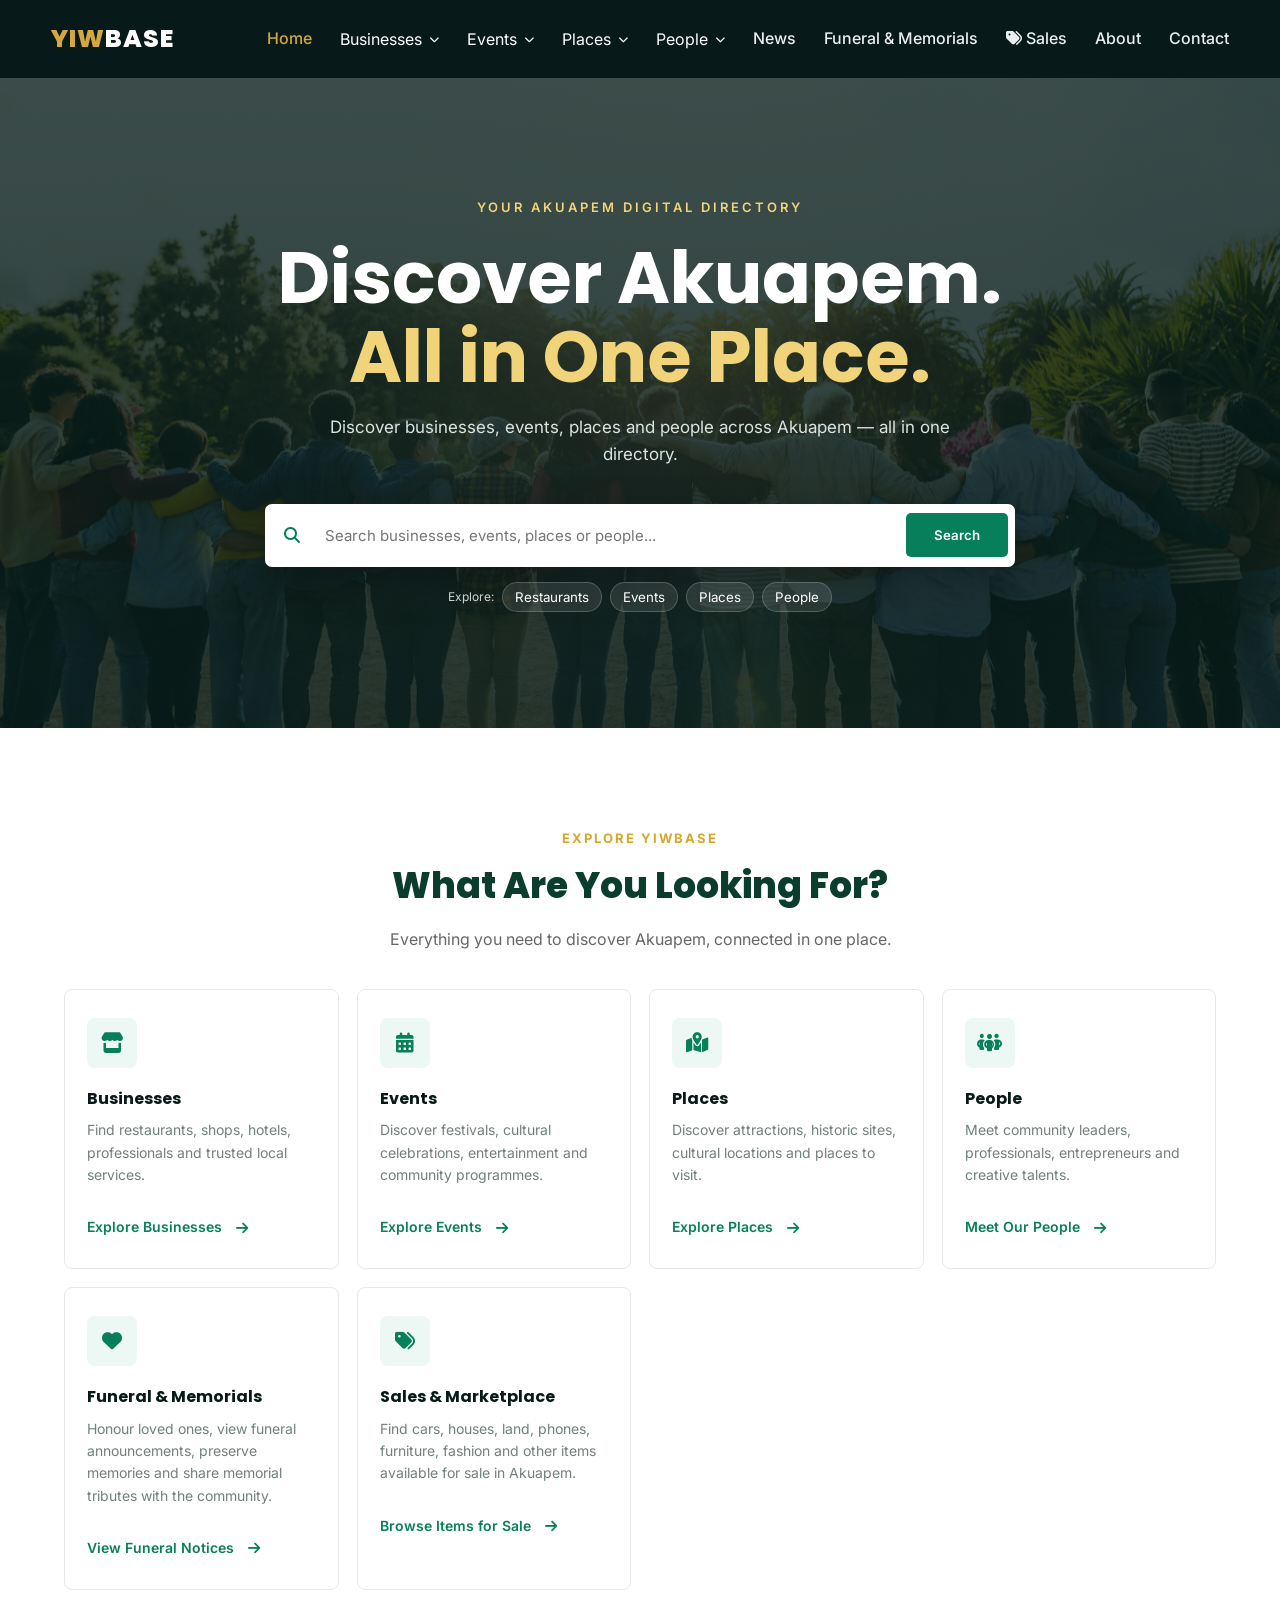
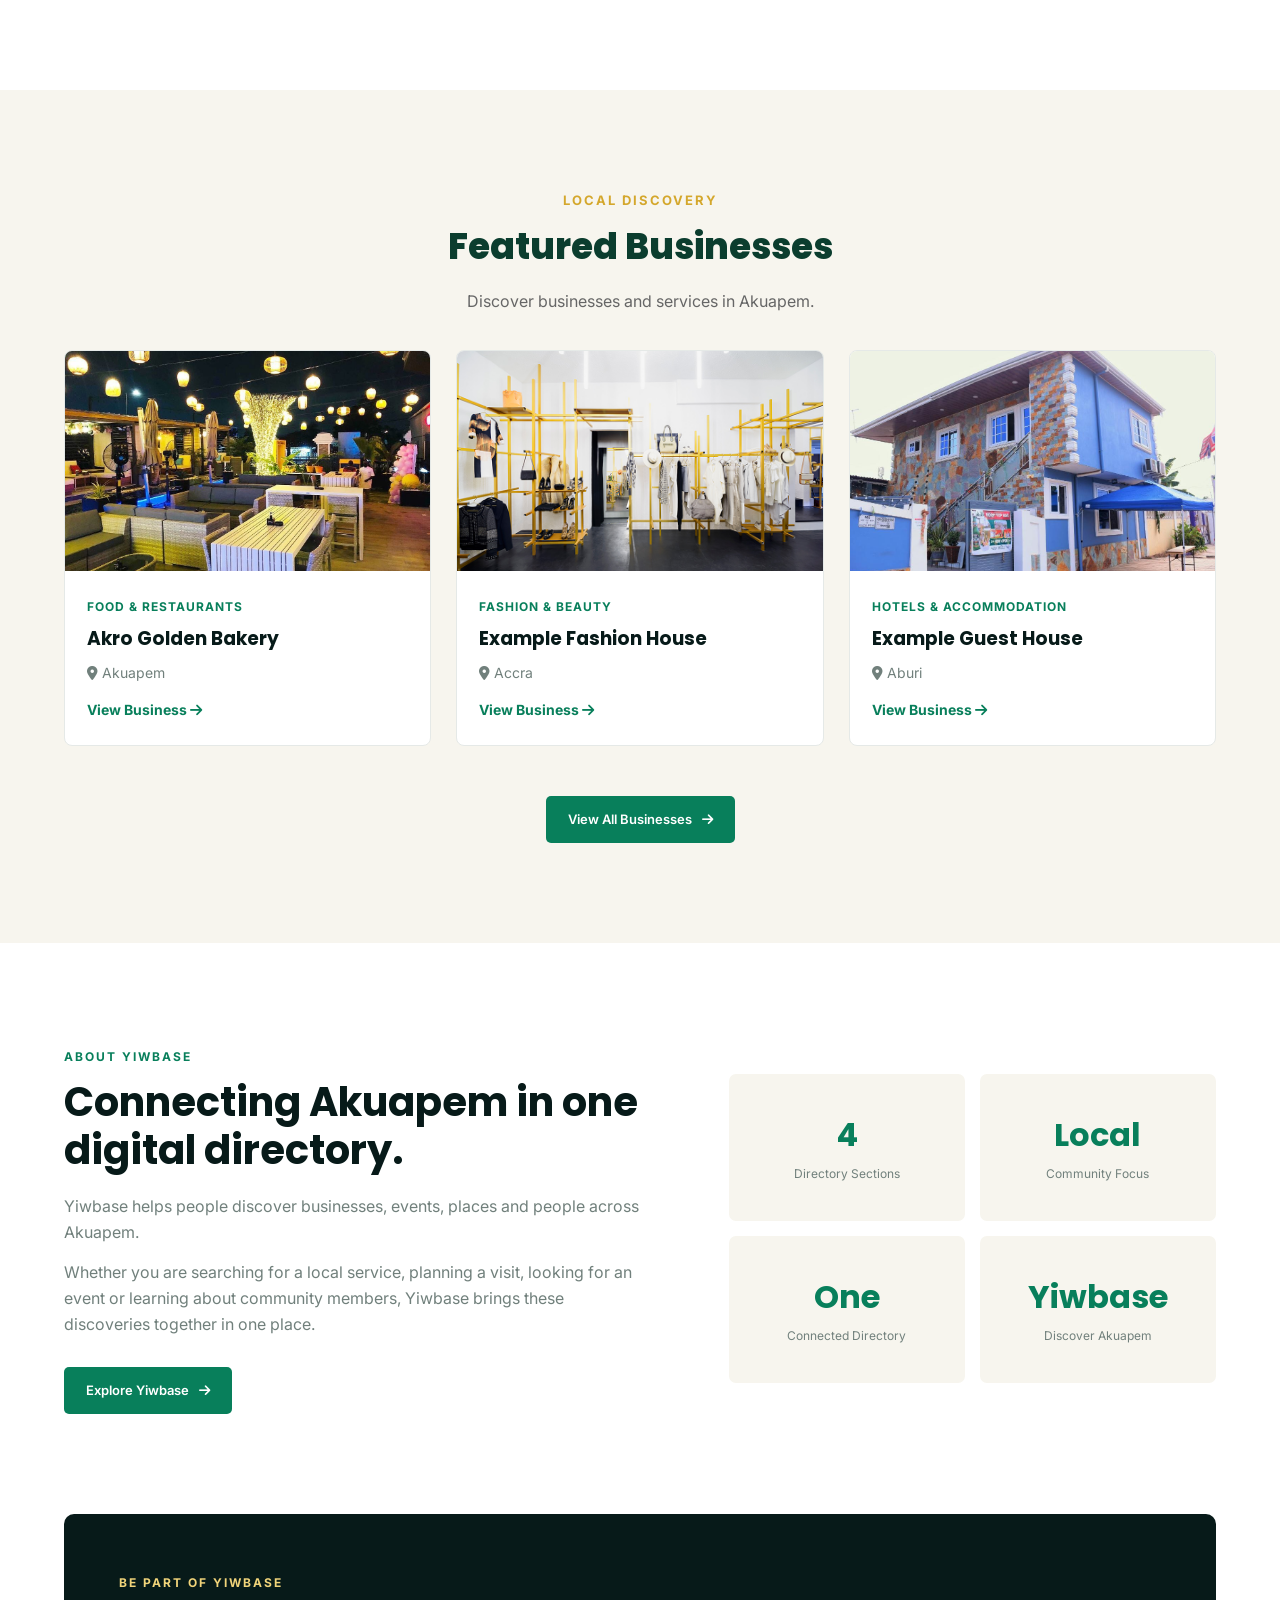
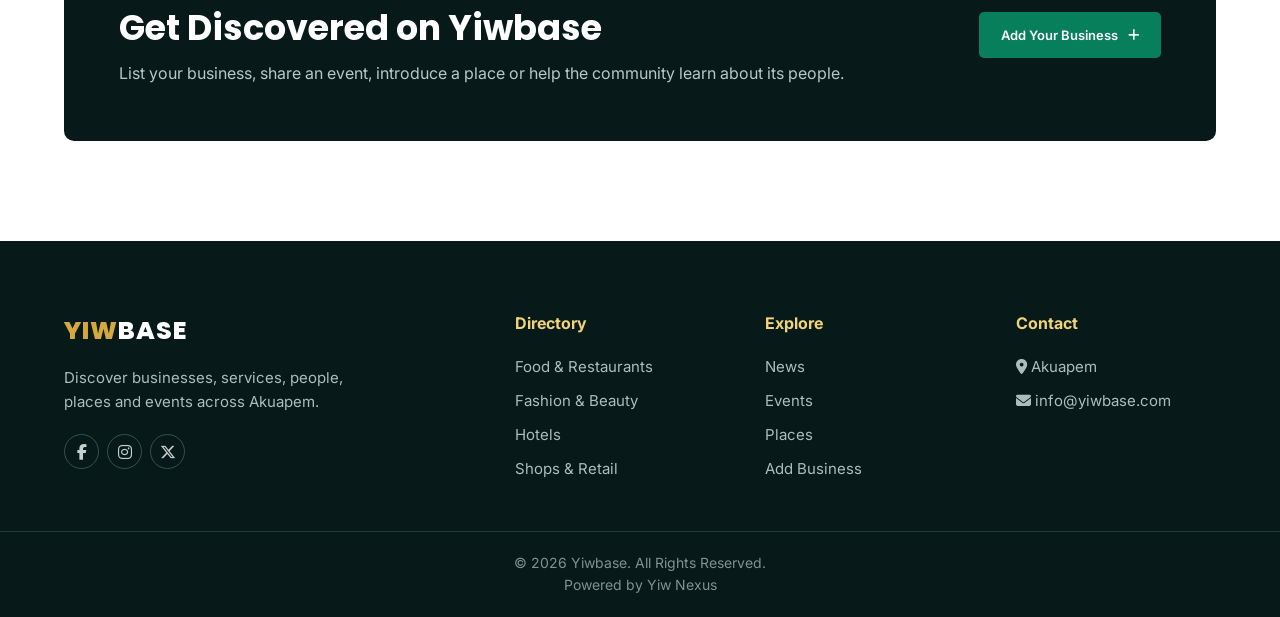
<file: index.html>
<!DOCTYPE html>
<html lang="en">
<head>
    <meta charset="UTF-8">
    <meta name="viewport" content="width=device-width, initial-scale=1.0">

    <title>Yiwbase |  Akuapem Digital Directory</title>

    <link rel="stylesheet" href="style.css">

    <!-- Font Awesome -->
    <link rel="stylesheet"
          href="https://cdnjs.cloudflare.com/ajax/libs/font-awesome/6.7.2/css/all.min.css">
</head>

<body>

 
 <!--  NAVBAR  -->

<header class="navbar">

    <div class="nav-container">

        <!-- LOGO -->
        <a href="index.html" class="logo">
            <span>YIW</span>BASE
        </a>


        <!-- NAVIGATION -->
        <nav id="mainNav">

            <!-- HOME -->
            <a href="index.html" class="active">
                Home
            </a>


            <!--  USINESSES DROPDOWN   -->

            <div class="nav-dropdown">

                <button class="dropdown-btn" type="button">
                    Businesses
                    <i class="fa-solid fa-chevron-down"></i>
                </button>

                <div class="dropdown-menu">

                    <a href="business.html?category=food">
                        <i class="fa-solid fa-utensils"></i>
                        Food & Restaurants
                    </a>

                    <a href="business.html?category=fashion">
                        <i class="fa-solid fa-shirt"></i>
                        Fashion & Beauty
                    </a>

                    <a href="business.html?category=hotels">
                        <i class="fa-solid fa-hotel"></i>
                        Hotels & Accommodation
                    </a>

                    <a href="business.html?category=shops">
                        <i class="fa-solid fa-store"></i>
                        Shops & Retail
                    </a>

                    <a href="business.html?category=health">
                        <i class="fa-solid fa-heart-pulse"></i>
                        Health & Pharmacy
                    </a>

                    <a href="business.html?category=education">
                        <i class="fa-solid fa-graduation-cap"></i>
                        Education
                    </a>

                    <a href="business.html?category=construction">
                        <i class="fa-solid fa-building"></i>
                        Construction
                    </a>

                    <a href="business.html?category=transport">
                        <i class="fa-solid fa-car"></i>
                        Transport
                    </a>

                    <a href="business.html?category=technology">
                        <i class="fa-solid fa-laptop"></i>
                        Technology
                    </a>

                </div>

            </div>


            <!-- =========================
                 EVENTS DROPDOWN
            ========================= -->

            <div class="nav-dropdown">

                <button class="dropdown-btn" type="button">
                    Events
                    <i class="fa-solid fa-chevron-down"></i>
                </button>

                <div class="dropdown-menu">

                    <a href="events.html">
                        <i class="fa-solid fa-calendar-days"></i>
                        All Events
                    </a>

                    <a href="events.html?category=festivals">
                        <i class="fa-solid fa-drum"></i>
                        Festivals
                    </a>

                    <a href="events.html?category=cultural">
                        <i class="fa-solid fa-masks-theater"></i>
                        Cultural Events
                    </a>

                    <a href="events.html?category=entertainment">
                        <i class="fa-solid fa-music"></i>
                        Entertainment
                    </a>

                    <a href="events.html?category=business">
                        <i class="fa-solid fa-briefcase"></i>
                        Business Events
                    </a>

                    <a href="events.html?category=sports">
                        <i class="fa-solid fa-futbol"></i>
                        Sports
                    </a>

                </div>

            </div>


            <!-- =========================
                 PLACES DROPDOWN
            ========================= -->

            <div class="nav-dropdown">

                <button class="dropdown-btn" type="button">
                    Places
                    <i class="fa-solid fa-chevron-down"></i>
                </button>

                <div class="dropdown-menu">

                    <a href="places.html">
                        <i class="fa-solid fa-location-dot"></i>
                        All Places
                    </a>

                    <a href="places.html?category=tourist-attractions">
                        <i class="fa-solid fa-mountain-sun"></i>
                        Tourist Attractions
                    </a>

                    <a href="places.html?category=historic">
                        <i class="fa-solid fa-landmark"></i>
                        Historic Places
                    </a>

                    <a href="places.html?category=culture">
                        <i class="fa-solid fa-building-columns"></i>
                        Cultural Places
                    </a>

                    <a href="places.html?category=hotels">
                        <i class="fa-solid fa-hotel"></i>
                        Hotels & Lodging
                    </a>

                    <a href="places.html?category=restaurants">
                        <i class="fa-solid fa-utensils"></i>
                        Restaurants
                    </a>

                </div>

            </div>


            <!-- =========================
                 PEOPLE DROPDOWN
            ========================= -->

            <div class="nav-dropdown">

                <button class="dropdown-btn" type="button">
                    People
                    <i class="fa-solid fa-chevron-down"></i>
                </button>

                <div class="dropdown-menu">

                    <a href="people.html">
                        <i class="fa-solid fa-users"></i>
                        All People
                    </a>

                    <a href="people.html?category=leaders">
                        <i class="fa-solid fa-crown"></i>
                        Community Leaders
                    </a>

                    <a href="people.html?category=professionals">
                        <i class="fa-solid fa-user-tie"></i>
                        Professionals
                    </a>

                    <a href="people.html?category=business">
                        <i class="fa-solid fa-briefcase"></i>
                        Business People
                    </a>

                    <a href="people.html?category=creatives">
                        <i class="fa-solid fa-palette"></i>
                        Creatives
                    </a>

                    <a href="people.html?category=public-figures">
                        <i class="fa-solid fa-star"></i>
                        Public Figures
                    </a>

                </div>

            </div>


            <!-- NEWS -->
            <a href="news.html">
                News
            </a>

                 <!-- FUNERAL & MEMORIALS -->
        <a href="funeral.html">
            <!-- <i class="fa-solid fa-heart"></i> -->
            Funeral & Memorials
        </a>


            <!-- SALES -->
    <a href="sales.html">
    <i class="fa-solid fa-tags"></i>
    Sales
</a> 


            <!-- ABOUT -->
            <a href="index.html#about">
                About
            </a>


            <!-- CONTACT -->
            <a href="index.html#contact">
                Contact
            </a>

        </nav>


        <!-- MOBILE MENU BUTTON -->
        <button class="menu-btn" id="menuBtn" type="button">
            <i class="fa-solid fa-bars"></i>
        </button>

    </div>

</header>
 
<!-- ================= HERO ================= -->

<section class="hero">
    <div class="hero-overlay"></div>

    <div class="hero-content">
        <span class="hero-small">YOUR AKUAPEM DIGITAL DIRECTORY</span>

        <h1>
            Discover Akuapem.<br>
            <span>All in One Place.</span>
        </h1>

        <p>
            Discover businesses, events, places and people
            across Akuapem — all in one directory.
        </p>

        <form class="search-box" id="homeSearchForm">
            <i class="fa-solid fa-magnifying-glass"></i>

            <input
                type="search"
                id="homeSearch"
                placeholder="Search businesses, events, places or people..."
                aria-label="Search the Yiwbase directory"
                required
            >

            <button type="submit">Search</button>
        </form>

        <div class="popular-searches">
            <span>Explore:</span>

            <button type="button" onclick="quickSearch('Restaurants')">
                Restaurants
            </button>

            <button type="button" onclick="quickSearch('Events')">
                Events
            </button>

            <button type="button" onclick="quickSearch('Tourist Attractions')">
                Places
            </button>

            <button type="button" onclick="quickSearch('Community Leaders')">
                People
            </button>
        </div>
    </div>
</section>

 
<!-- ================= EXPLORE YIWBASE ================= -->

<section class="categories-section" id="explore">
    <div class="container">

        <div class="section-heading">
            <span>EXPLORE YIWBASE</span>
            <h2>What Are You Looking For?</h2>
            <p>
                Everything you need to discover Akuapem,
                connected in one place.
            </p>
        </div>

        <!-- ALL SIX CARDS BELONG TO THIS GRID -->
        <div class="category-grid directory-grid">

            <!-- BUSINESSES -->
            <a href="business.html" class="category-card directory-card">
                <div class="category-icon">
                    <i class="fa-solid fa-store"></i>
                </div>
                <h3>Businesses</h3>
                <p>
                    Find restaurants, shops, hotels, professionals
                    and trusted local services.
                </p>
                <span class="view-category">
                    Explore Businesses
                    <i class="fa-solid fa-arrow-right"></i>
                </span>
            </a>

            <!-- EVENTS -->
            <a href="events.html" class="category-card directory-card">
                <div class="category-icon">
                    <i class="fa-solid fa-calendar-days"></i>
                </div>
                <h3>Events</h3>
                <p>
                    Discover festivals, cultural celebrations,
                    entertainment and community programmes.
                </p>
                <span class="view-category">
                    Explore Events
                    <i class="fa-solid fa-arrow-right"></i>
                </span>
            </a>

            <!-- PLACES -->
            <a href="places.html" class="category-card directory-card">
                <div class="category-icon">
                    <i class="fa-solid fa-map-location-dot"></i>
                </div>
                <h3>Places</h3>
                <p>
                    Discover attractions, historic sites,
                    cultural locations and places to visit.
                </p>
                <span class="view-category">
                    Explore Places
                    <i class="fa-solid fa-arrow-right"></i>
                </span>
            </a>

            <!-- PEOPLE -->
            <a href="people.html" class="category-card directory-card">
                <div class="category-icon">
                    <i class="fa-solid fa-people-group"></i>
                </div>
                <h3>People</h3>
                <p>
                    Meet community leaders, professionals,
                    entrepreneurs and creative talents.
                </p>
                <span class="view-category">
                    Meet Our People
                    <i class="fa-solid fa-arrow-right"></i>
                </span>
            </a>

            <!-- FUNERAL & MEMORIALS -->
            <a href="funeral.html" class="category-card directory-card">
                <div class="category-icon">
                    <i class="fa-solid fa-heart"></i>
                </div>
                <h3>Funeral &amp; Memorials</h3>
                <p>
                    Honour loved ones, view funeral announcements,
                    preserve memories and share memorial tributes
                    with the community.
                </p>
                <span class="view-category">
                    View Funeral Notices
                    <i class="fa-solid fa-arrow-right"></i>
                </span>
            </a>

            <!-- SALES / MARKETPLACE -->
            <a href="sales.html" class="category-card directory-card">
                <div class="category-icon">
                    <i class="fa-solid fa-tags"></i>
                </div>
                <h3>Sales &amp; Marketplace</h3>
                <p>
                    Find cars, houses, land, phones, furniture, fashion
                    and other items available for sale in Akuapem.
                </p>
                <span class="view-category">
                    Browse Items for Sale
                    <i class="fa-solid fa-arrow-right"></i>
                </span>
            </a>

        </div>
        <!-- END CATEGORY GRID -->

    </div>
</section>

<!-- ================= FEATURED BUSINESSES ================= -->

<section class="featured-section" id="featured-businesses">
    <div class="container">

        <div class="section-heading">
            <span>LOCAL DISCOVERY</span>
            <h2>Featured Businesses</h2>
            <p>Discover businesses and services in Akuapem.</p>
        </div>

        <div class="business-grid">

            <div class="business-card">
                <div class="business-image">
                    <img src="images/restaurant.jpg"
                         alt="Restaurant business"
                         loading="lazy">
                </div>

                <div class="business-info">
                    <small>FOOD &amp; RESTAURANTS</small>
                    <h3>Akro Golden Bakery</h3>

                    <p>
                        <i class="fa-solid fa-location-dot"></i>
                        Akuapem
                    </p>

                    <a href="business-details.html?name=Akro%20Golden%20Bakery">
                        View Business
                        <i class="fa-solid fa-arrow-right"></i>
                    </a>
                </div>
            </div>

            <div class="business-card">
                <div class="business-image">
                    <img src="images/fashion.jpg"
                         alt="Fashion business"
                         loading="lazy">
                </div>

                <div class="business-info">
                    <small>FASHION &amp; BEAUTY</small>
                    <h3>Example Fashion House</h3>

                    <p>
                        <i class="fa-solid fa-location-dot"></i>
                        Accra
                    </p>

                    <a href="business-details.html?name=Example%20Fashion%20House">
                        View Business
                        <i class="fa-solid fa-arrow-right"></i>
                    </a>
                </div>
            </div>

            <div class="business-card">
                <div class="business-image">
                    <img src="images/guesshouse.jpg"
                         alt="Guest house"
                         loading="lazy">
                </div>

                <div class="business-info">
                    <small>HOTELS &amp; ACCOMMODATION</small>
                    <h3>Example Guest House</h3>

                    <p>
                        <i class="fa-solid fa-location-dot"></i>
                        Aburi
                    </p>

                    <a href="business-details.html?name=Example%20Guest%20House">
                        View Business
                        <i class="fa-solid fa-arrow-right"></i>
                    </a>
                </div>
            </div>

        </div>

        <div class="directory-view-all">
            <a href="business.html" class="primary-btn">
                View All Businesses
                <i class="fa-solid fa-arrow-right"></i>
            </a>
        </div>

    </div>
</section>

 


<!-- ================= ABOUT ================= -->

<section class="about-section" id="about">
    <div class="container about-grid">

        <div class="about-content">
            <span>ABOUT YIWBASE</span>

            <h2>
                Connecting Akuapem
                in one digital directory.
            </h2>

            <p>
                Yiwbase helps people discover businesses, events,
                places and people across Akuapem.
            </p>

            <p>
                Whether you are searching for a local service,
                planning a visit, looking for an event or learning
                about community members, Yiwbase brings these
                discoveries together in one place.
            </p>

            <a href="business.html" class="primary-btn">
                Explore Yiwbase
                <i class="fa-solid fa-arrow-right"></i>
            </a>
        </div>

        <div class="about-stats">
            <div>
                <strong>4</strong>
                <span>Directory Sections</span>
            </div>

            <div>
                <strong>Local</strong>
                <span>Community Focus</span>
            </div>

            <div>
                <strong>One</strong>
                <span>Connected Directory</span>
            </div>

            <div>
                <strong>Yiwbase</strong>
                <span>Discover Akuapem</span>
            </div>
        </div>

    </div>
</section>


<!-- ================= CONTACT / GET LISTED ================= -->

<section class="contact-section" id="contact">
    <div class="container contact-box">

        <div>
            <span>BE PART OF YIWBASE</span>

            <h2>Get Discovered on Yiwbase</h2>

            <p>
                List your business, share an event, introduce a place
                or help the community learn about its people.
            </p>
        </div>

        <a href="add-business.html" class="primary-btn">
            Add Your Business
            <i class="fa-solid fa-plus"></i>
        </a>

    </div>
</section>


  



<!-- ================= FOOTER ================= -->

<footer>

    <div class="container footer-grid">

        <div class="footer-about">

            <a href="index.html" class="logo footer-logo">
                <span>YIW</span>BASE
            </a>

            <p>
                Discover businesses, services, people,
                places and events across Akuapem.
            </p>

            <div class="socials">

                <a href="#">
                    <i class="fa-brands fa-facebook-f"></i>
                </a>

                <a href="#">
                    <i class="fa-brands fa-instagram"></i>
                </a>

                <a href="#">
                    <i class="fa-brands fa-x-twitter"></i>
                </a>

            </div>

        </div>


        <div class="footer-links">

            <h4>Directory</h4>

            <a href="business.html?category=food">
                Food & Restaurants
            </a>

            <a href="business.html?category=fashion">
                Fashion & Beauty
            </a>

            <a href="business.html?category=hotels">
                Hotels
            </a>

            <a href="business.html?category=shops">
                Shops & Retail
            </a>

        </div>


        <div class="footer-links">

            <h4>Explore</h4>

            <a href="news.html">
                News
            </a>

            <a href="#">
                Events
            </a>

            <a href="#">
                Places
            </a>

            <a href="#">
                Add Business
            </a>

        </div>


        <div class="footer-links">

            <h4>Contact</h4>

            <p>
                <i class="fa-solid fa-location-dot"></i>
                Akuapem
            </p>

            <p>
                <i class="fa-solid fa-envelope"></i>
                info@yiwbase.com
            </p>

        </div>

    </div>


    <div class="footer-bottom">

        <p>
            © 2026 Yiwbase. All Rights Reserved.
        </p>

        <p>
            Powered by Yiw Nexus
        </p>


    </div>

</footer>


<script src="script.js"></script>


<script>
function runYiwbaseSearch(query) {
    const value = query.trim().toLowerCase();

    if (!value) return;

    const routes = [
        { words: ["event", "festival", "concert", "celebration"], url: "events.html" },
        { words: ["place", "tourist", "garden", "historic", "attraction"], url: "places.html" },
        { words: ["person", "people", "leader", "professional", "creative"], url: "people.html" },
        { words: ["business", "restaurant", "food", "hotel", "fashion", "shop", "pharmacy"], url: "business.html" }
    ];

    const match = routes.find(route =>
        route.words.some(word => value.includes(word))
    );

    if (match) {
        window.location.href = match.url + "?search=" + encodeURIComponent(query);
    } else {
        window.location.href = "business.html?search=" + encodeURIComponent(query);
    }
}

document.getElementById("homeSearchForm")?.addEventListener("submit", function (event) {
    event.preventDefault();
    runYiwbaseSearch(document.getElementById("homeSearch").value);
});

function quickSearch(query) {
    runYiwbaseSearch(query);
}
</script>

</body>
</html>
</file>
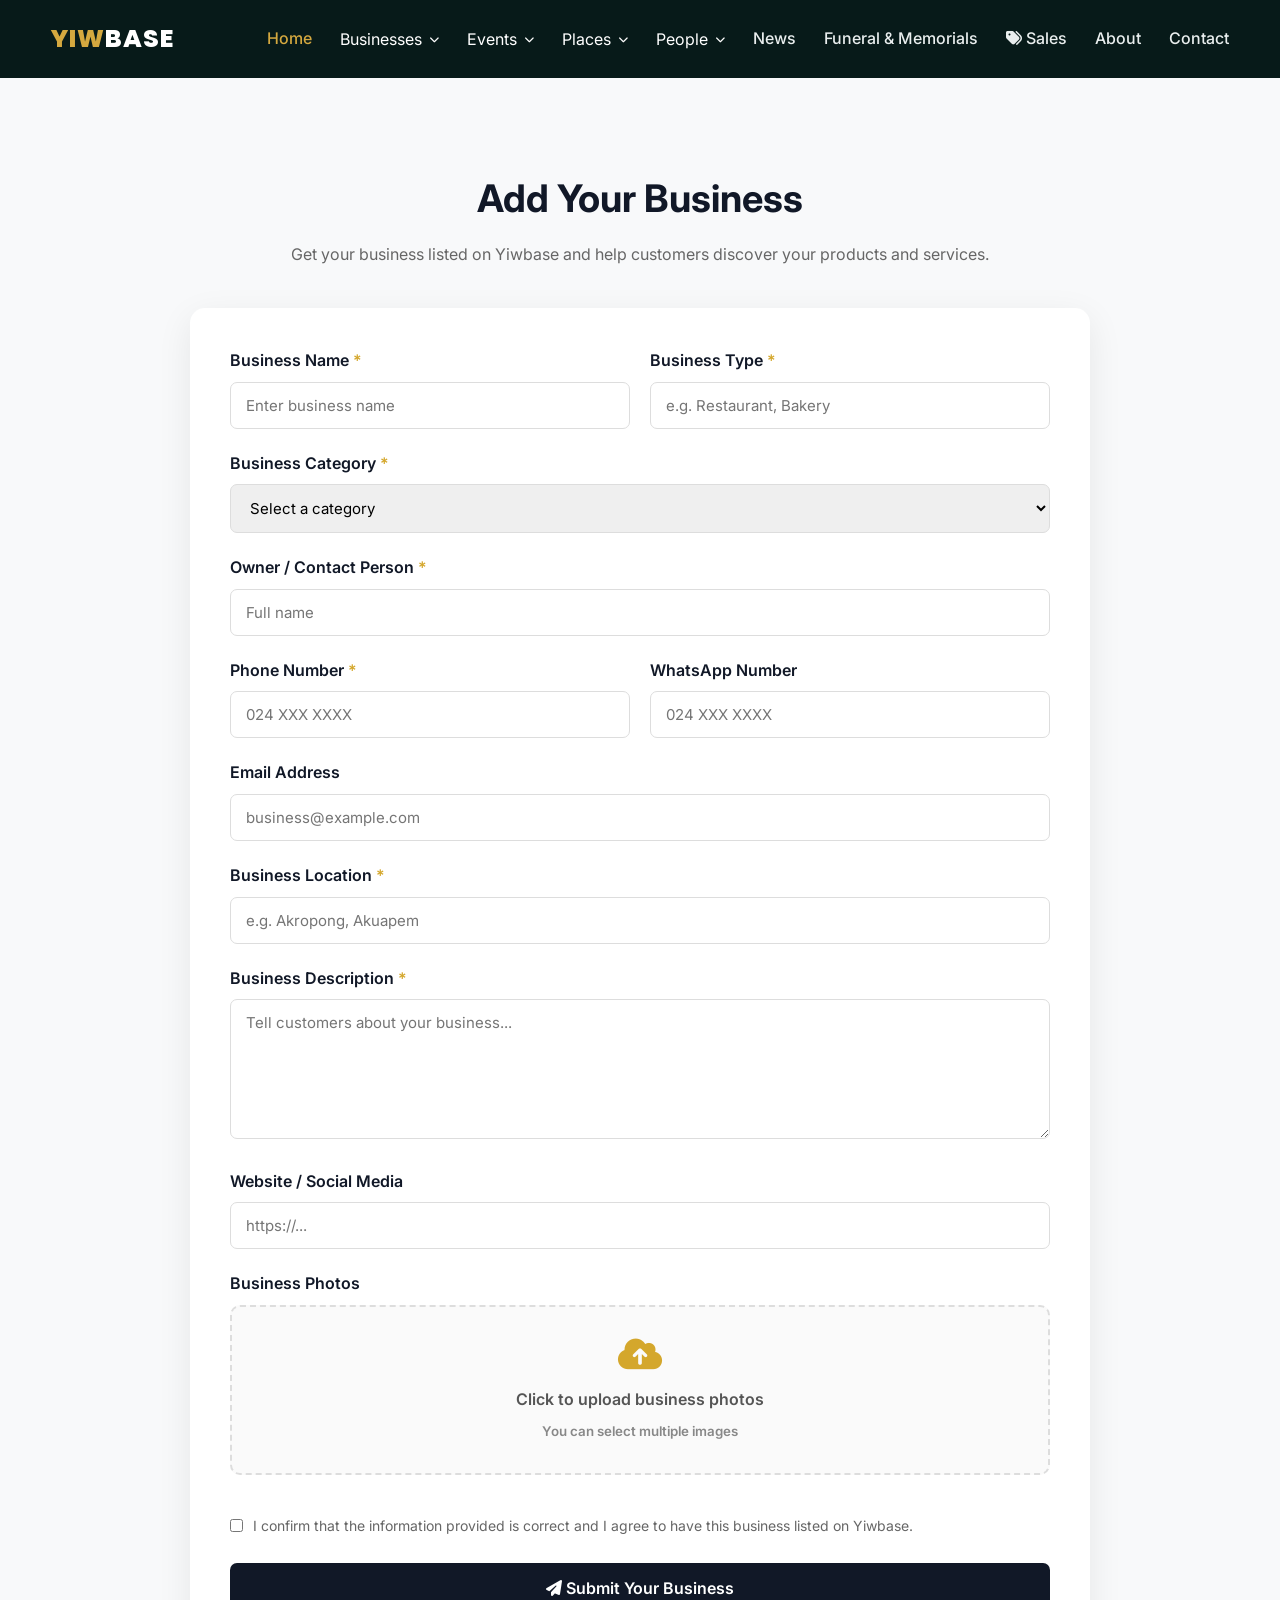
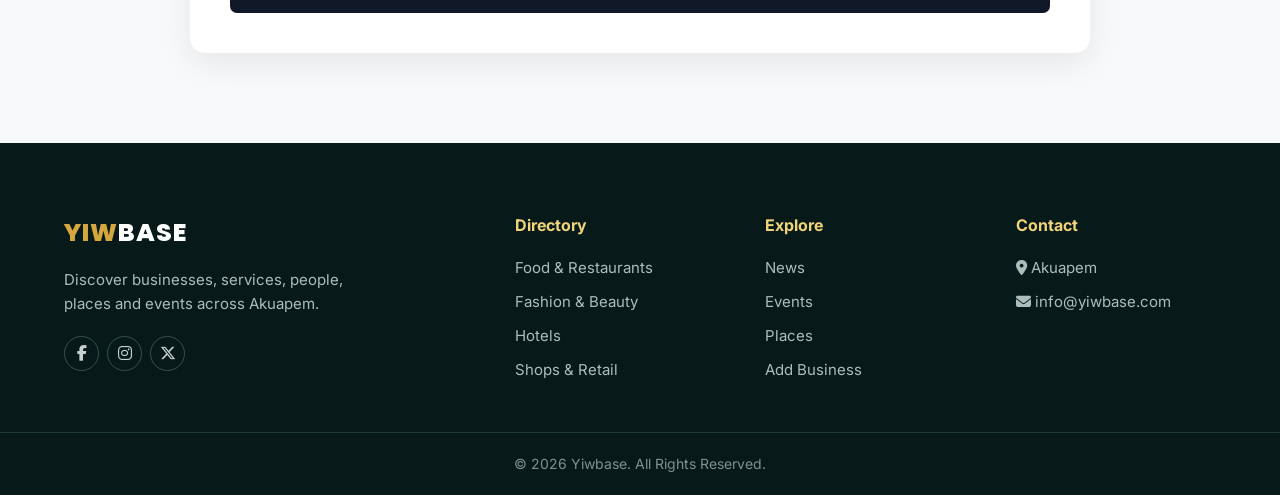
<file: add-business.html>
<!DOCTYPE html>
<html lang="en">

<head>

    <meta charset="UTF-8">

    <meta name="viewport"
          content="width=device-width, initial-scale=1.0">

    <title>Add Your Business | Yiwbase</title>

    <link rel="stylesheet" href="style.css">

    <link rel="stylesheet"
          href="https://cdnjs.cloudflare.com/ajax/libs/font-awesome/6.7.2/css/all.min.css">

    <style>

        /* =========================================
           ADD BUSINESS PAGE
        ========================================= */

        .add-business-section {
            padding: 90px 0;
            background: #f8f9fa;
            min-height: 80vh;
        }


        .add-business-header {
            text-align: center;
            max-width: 700px;
            margin: 0 auto 40px;
        }


        .add-business-header h1 {
            font-size: 38px;
            color: #111827;
            margin-bottom: 12px;
        }


        .add-business-header p {
            color: #666;
            line-height: 1.7;
        }


        /* =========================================
           FORM CONTAINER
        ========================================= */

        .business-form-card {
            max-width: 900px;
            margin: auto;

            background: #ffffff;

            padding: 40px;

            border-radius: 15px;

            box-shadow: 0 10px 35px rgba(0,0,0,0.08);
        }


        /* =========================================
           FORM GROUP
        ========================================= */

        .form-group {
            margin-bottom: 22px;
        }


        .form-group label {
            display: block;

            margin-bottom: 8px;

            font-weight: 600;

            color: #111827;
        }


        .form-group label span {
            color: #d4a72c;
        }


        .form-group input,
        .form-group select,
        .form-group textarea {
            width: 100%;

            padding: 13px 15px;

            border: 1px solid #dddddd;

            border-radius: 7px;

            font-family: inherit;

            font-size: 15px;

            outline: none;

            transition: 0.3s ease;

            box-sizing: border-box;
        }


        .form-group input:focus,
        .form-group select:focus,
        .form-group textarea:focus {
            border-color: #d4a72c;

            box-shadow: 0 0 0 3px rgba(212,167,44,0.10);
        }


        .form-group textarea {
            min-height: 140px;

            resize: vertical;
        }


        /* =========================================
           TWO COLUMN FORM
        ========================================= */

        .form-row {
            display: grid;

            grid-template-columns: 1fr 1fr;

            gap: 20px;
        }


        /* =========================================
           PHOTO UPLOAD
        ========================================= */

        .photo-upload {
            border: 2px dashed #dddddd;

            border-radius: 10px;

            padding: 30px;

            text-align: center;

            background: #fafafa;

            cursor: pointer;

            transition: 0.3s ease;
        }


        .photo-upload:hover {
            border-color: #d4a72c;

            background: #fffdf6;
        }


        .photo-upload i {
            font-size: 35px;

            color: #d4a72c;

            margin-bottom: 10px;
        }


        .photo-upload p {
            margin: 5px 0;

            color: #555;
        }


        .photo-upload small {
            color: #888;
        }


        .photo-upload input {
            display: none;
        }


        /* =========================================
           IMAGE PREVIEW
        ========================================= */

        #imagePreview {
            display: grid;

            grid-template-columns:
                repeat(4, 1fr);

            gap: 12px;

            margin-top: 15px;
        }


        .preview-image {
            width: 100%;

            height: 120px;

            object-fit: cover;

            border-radius: 8px;
        }


        /* =========================================
           TERMS
        ========================================= */

        .terms {
            display: flex;

            align-items: flex-start;

            gap: 10px;

            margin: 25px 0;
        }


        .terms input {
            width: auto;

            margin-top: 4px;
        }


        .terms label {
            font-size: 14px;

            color: #666;

            line-height: 1.6;
        }


        /* =========================================
           SUBMIT BUTTON
        ========================================= */

        .submit-business-btn {
            width: 100%;

            padding: 15px;

            border: none;

            border-radius: 7px;

            background: #111827;

            color: #ffffff;

            font-size: 16px;

            font-weight: 600;

            cursor: pointer;

            transition: 0.3s ease;
        }


        .submit-business-btn:hover {
            background: #d4a72c;

            color: #111111;
        }


        /* =========================================
           SUCCESS MESSAGE
        ========================================= */

        .success-message {
            display: none;

            padding: 18px;

            margin-bottom: 25px;

            border-radius: 8px;

            background: #e9f8ef;

            color: #168a45;

            text-align: center;

            line-height: 1.6;
        }


        /* =========================================
           MOBILE
        ========================================= */

        @media (max-width: 768px) {

            .add-business-section {
                padding: 60px 0;
            }


            .add-business-header h1 {
                font-size: 30px;
            }


            .business-form-card {
                padding: 25px 20px;
            }


            .form-row {
                grid-template-columns: 1fr;
            }


            #imagePreview {
                grid-template-columns:
                    repeat(2, 1fr);
            }


            .preview-image {
                height: 110px;
            }

        }

    </style>

</head>


<body>


  
<header class="navbar">

    <div class="nav-container">

        <!-- LOGO -->
        <a href="index.html" class="logo">
            <span>YIW</span>BASE
        </a>


        <!-- NAVIGATION -->
        <nav id="mainNav">

            <!-- HOME -->
            <a href="index.html" class="active">
                Home
            </a>


            <!--  USINESSES DROPDOWN   -->

            <div class="nav-dropdown">

                <button class="dropdown-btn" type="button">
                    Businesses
                    <i class="fa-solid fa-chevron-down"></i>
                </button>

                <div class="dropdown-menu">

                    <a href="business.html?category=food">
                        <i class="fa-solid fa-utensils"></i>
                        Food & Restaurants
                    </a>

                    <a href="business.html?category=fashion">
                        <i class="fa-solid fa-shirt"></i>
                        Fashion & Beauty
                    </a>

                    <a href="business.html?category=hotels">
                        <i class="fa-solid fa-hotel"></i>
                        Hotels & Accommodation
                    </a>

                    <a href="business.html?category=shops">
                        <i class="fa-solid fa-store"></i>
                        Shops & Retail
                    </a>

                    <a href="business.html?category=health">
                        <i class="fa-solid fa-heart-pulse"></i>
                        Health & Pharmacy
                    </a>

                    <a href="business.html?category=education">
                        <i class="fa-solid fa-graduation-cap"></i>
                        Education
                    </a>

                    <a href="business.html?category=construction">
                        <i class="fa-solid fa-building"></i>
                        Construction
                    </a>

                    <a href="business.html?category=transport">
                        <i class="fa-solid fa-car"></i>
                        Transport
                    </a>

                    <a href="business.html?category=technology">
                        <i class="fa-solid fa-laptop"></i>
                        Technology
                    </a>

                </div>

            </div>


            <!-- =========================
                 EVENTS DROPDOWN
            ========================= -->

            <div class="nav-dropdown">

                <button class="dropdown-btn" type="button">
                    Events
                    <i class="fa-solid fa-chevron-down"></i>
                </button>

                <div class="dropdown-menu">

                    <a href="events.html">
                        <i class="fa-solid fa-calendar-days"></i>
                        All Events
                    </a>

                    <a href="events.html?category=festivals">
                        <i class="fa-solid fa-drum"></i>
                        Festivals
                    </a>

                    <a href="events.html?category=cultural">
                        <i class="fa-solid fa-masks-theater"></i>
                        Cultural Events
                    </a>

                    <a href="events.html?category=entertainment">
                        <i class="fa-solid fa-music"></i>
                        Entertainment
                    </a>

                    <a href="events.html?category=business">
                        <i class="fa-solid fa-briefcase"></i>
                        Business Events
                    </a>

                    <a href="events.html?category=sports">
                        <i class="fa-solid fa-futbol"></i>
                        Sports
                    </a>

                </div>

            </div>


            <!-- =========================
                 PLACES DROPDOWN
            ========================= -->

            <div class="nav-dropdown">

                <button class="dropdown-btn" type="button">
                    Places
                    <i class="fa-solid fa-chevron-down"></i>
                </button>

                <div class="dropdown-menu">

                    <a href="places.html">
                        <i class="fa-solid fa-location-dot"></i>
                        All Places
                    </a>

                    <a href="places.html?category=tourist-attractions">
                        <i class="fa-solid fa-mountain-sun"></i>
                        Tourist Attractions
                    </a>

                    <a href="places.html?category=historic">
                        <i class="fa-solid fa-landmark"></i>
                        Historic Places
                    </a>

                    <a href="places.html?category=culture">
                        <i class="fa-solid fa-building-columns"></i>
                        Cultural Places
                    </a>

                    <a href="places.html?category=hotels">
                        <i class="fa-solid fa-hotel"></i>
                        Hotels & Lodging
                    </a>

                    <a href="places.html?category=restaurants">
                        <i class="fa-solid fa-utensils"></i>
                        Restaurants
                    </a>

                </div>

            </div>


            <!-- =========================
                 PEOPLE DROPDOWN
            ========================= -->

            <div class="nav-dropdown">

                <button class="dropdown-btn" type="button">
                    People
                    <i class="fa-solid fa-chevron-down"></i>
                </button>

                <div class="dropdown-menu">

                    <a href="people.html">
                        <i class="fa-solid fa-users"></i>
                        All People
                    </a>

                    <a href="people.html?category=leaders">
                        <i class="fa-solid fa-crown"></i>
                        Community Leaders
                    </a>

                    <a href="people.html?category=professionals">
                        <i class="fa-solid fa-user-tie"></i>
                        Professionals
                    </a>

                    <a href="people.html?category=business">
                        <i class="fa-solid fa-briefcase"></i>
                        Business People
                    </a>

                    <a href="people.html?category=creatives">
                        <i class="fa-solid fa-palette"></i>
                        Creatives
                    </a>

                    <a href="people.html?category=public-figures">
                        <i class="fa-solid fa-star"></i>
                        Public Figures
                    </a>

                </div>

            </div>


            <!-- NEWS -->
            <a href="news.html">
                News
            </a>

                 <!-- FUNERAL & MEMORIALS -->
        <a href="funeral.html">
            <!-- <i class="fa-solid fa-heart"></i> -->
            Funeral & Memorials
        </a>


            <!-- SALES -->
    <a href="sales.html">
    <i class="fa-solid fa-tags"></i>
    Sales
</a> 


            <!-- ABOUT -->
            <a href="index.html#about">
                About
            </a>


            <!-- CONTACT -->
            <a href="index.html#contact">
                Contact
            </a>

        </nav>


        <!-- MOBILE MENU BUTTON -->
        <button class="menu-btn" id="menuBtn" type="button">
            <i class="fa-solid fa-bars"></i>
        </button>

    </div>

</header>
<!-- =========================================
     ADD BUSINESS
========================================= -->

<section class="add-business-section">

    <div class="container">


        <!-- HEADER -->

        <div class="add-business-header">

            <h1>
                Add Your Business
            </h1>

            <p>
                Get your business listed on Yiwbase
                and help customers discover your
                products and services.
            </p>

        </div>


        <!-- FORM -->

        <div class="business-form-card">


            <!-- SUCCESS MESSAGE -->

            <div
                class="success-message"
                id="successMessage">

                <i class="fa-solid fa-circle-check"></i>

                <strong>
                    Business information submitted!
                </strong>

                <br>

                Your business has been recorded
                on this device for now.

            </div>


            <form id="businessForm">


                <!-- BUSINESS INFORMATION -->

                <div class="form-row">


                    <div class="form-group">

                        <label>
                            Business Name
                            <span>*</span>
                        </label>

                        <input
                            type="text"
                            id="businessName"
                            placeholder="Enter business name"
                            required>

                    </div>


                    <div class="form-group">

                        <label>
                            Business Type
                            <span>*</span>
                        </label>

                        <input
                            type="text"
                            id="businessType"
                            placeholder="e.g. Restaurant, Bakery"
                            required>

                    </div>

                </div>


                <!-- CATEGORY -->

                <div class="form-group">

                    <label>
                        Business Category
                        <span>*</span>
                    </label>

                    <select
                        id="businessCategory"
                        required>

                        <option value="">
                            Select a category
                        </option>

                        <option value="food">
                            Food & Restaurants
                        </option>

                        <option value="fashion">
                            Fashion & Beauty
                        </option>

                        <option value="shopping">
                            Shopping & Retail
                        </option>

                        <option value="professional">
                            Professional Services
                        </option>

                        <option value="health">
                            Health & Medical
                        </option>

                        <option value="education">
                            Education & Training
                        </option>

                        <option value="transport">
                            Transport & Logistics
                        </option>

                        <option value="construction">
                            Construction & Building
                        </option>

                        <option value="technology">
                            Technology
                        </option>

                        <option value="events">
                            Events & Entertainment
                        </option>

                        <option value="other">
                            Other
                        </option>

                    </select>

                </div>


                <!-- OWNER -->

                <div class="form-group">

                    <label>
                        Owner / Contact Person
                        <span>*</span>
                    </label>

                    <input
                        type="text"
                        id="ownerName"
                        placeholder="Full name"
                        required>

                </div>


                <!-- PHONE / WHATSAPP -->

                <div class="form-row">


                    <div class="form-group">

                        <label>
                            Phone Number
                            <span>*</span>
                        </label>

                        <input
                            type="tel"
                            id="phone"
                            placeholder="024 XXX XXXX"
                            required>

                    </div>


                    <div class="form-group">

                        <label>
                            WhatsApp Number
                        </label>

                        <input
                            type="tel"
                            id="whatsapp"
                            placeholder="024 XXX XXXX">

                    </div>

                </div>


                <!-- EMAIL -->

                <div class="form-group">

                    <label>
                        Email Address
                    </label>

                    <input
                        type="email"
                        id="email"
                        placeholder="business@example.com">

                </div>


                <!-- LOCATION -->

                <div class="form-group">

                    <label>
                        Business Location
                        <span>*</span>
                    </label>

                    <input
                        type="text"
                        id="location"
                        placeholder="e.g. Akropong, Akuapem"
                        required>

                </div>


                <!-- DESCRIPTION -->

                <div class="form-group">

                    <label>
                        Business Description
                        <span>*</span>
                    </label>

                    <textarea
                        id="description"
                        placeholder="Tell customers about your business..."
                        required></textarea>

                </div>


                <!-- WEBSITE -->

                <div class="form-group">

                    <label>
                        Website / Social Media
                    </label>

                    <input
                        type="url"
                        id="website"
                        placeholder="https://...">

                </div>


                <!-- PHOTOS -->

                <div class="form-group">

                    <label>
                        Business Photos
                    </label>


                    <label class="photo-upload">

                        <i class="fa-solid fa-cloud-arrow-up"></i>

                        <p>
                            Click to upload business photos
                        </p>

                        <small>
                            You can select multiple images
                        </small>


                        <input
                            type="file"
                            id="businessImages"
                            accept="image/*"
                            multiple>

                    </label>


                    <div id="imagePreview"></div>

                </div>


                <!-- TERMS -->

                <div class="terms">

                    <input
                        type="checkbox"
                        id="agree"
                        required>

                    <label for="agree">

                        I confirm that the information
                        provided is correct and I agree
                        to have this business listed on
                        Yiwbase.

                    </label>

                </div>


                <!-- SUBMIT -->

                <button
                    type="submit"
                    class="submit-business-btn">

                    <i class="fa-solid fa-paper-plane"></i>

                    Submit Your Business

                </button>


            </form>

        </div>

    </div>

</section>


<!-- =========================================
     FOOTER
========================================= -->

 <!-- ================= FOOTER ================= -->

<footer>

    <div class="container footer-grid">

        <div class="footer-about">

            <a href="index.html" class="logo footer-logo">
                <span>YIW</span>BASE
            </a>

            <p>
                Discover businesses, services, people,
                places and events across Akuapem.
            </p>

            <div class="socials">

                <a href="#">
                    <i class="fa-brands fa-facebook-f"></i>
                </a>

                <a href="#">
                    <i class="fa-brands fa-instagram"></i>
                </a>

                <a href="#">
                    <i class="fa-brands fa-x-twitter"></i>
                </a>

            </div>

        </div>


        <div class="footer-links">

            <h4>Directory</h4>

            <a href="business.html?category=food">
                Food & Restaurants
            </a>

            <a href="business.html?category=fashion">
                Fashion & Beauty
            </a>

            <a href="business.html?category=hotels">
                Hotels
            </a>

            <a href="business.html?category=shops">
                Shops & Retail
            </a>

        </div>


        <div class="footer-links">

            <h4>Explore</h4>

            <a href="news.html">
                News
            </a>

            <a href="#">
                Events
            </a>

            <a href="#">
                Places
            </a>

            <a href="#">
                Add Business
            </a>

        </div>


        <div class="footer-links">

            <h4>Contact</h4>

            <p>
                <i class="fa-solid fa-location-dot"></i>
                Akuapem
            </p>

            <p>
                <i class="fa-solid fa-envelope"></i>
                info@yiwbase.com
            </p>

        </div>

    </div>


    <div class="footer-bottom">

        <p>
            © 2026 Yiwbase. All Rights Reserved.
        </p>

    </div>

</footer>



<!-- =========================================
     MAIN SCRIPT
========================================= -->

<script src="script.js"></script>


<!-- =========================================
     ADD BUSINESS JAVASCRIPT
========================================= -->

<script>

document.addEventListener(
    "DOMContentLoaded",
    function () {


        const form =
            document.getElementById(
                "businessForm"
            );


        const imageInput =
            document.getElementById(
                "businessImages"
            );


        const imagePreview =
            document.getElementById(
                "imagePreview"
            );


        const successMessage =
            document.getElementById(
                "successMessage"
            );


        /* =========================================
           IMAGE PREVIEW
        ========================================= */

        imageInput.addEventListener(
            "change",
            function () {


                imagePreview.innerHTML = "";


                const files =
                    Array.from(
                        imageInput.files
                    );


                files.forEach(
                    function (file) {


                        if (
                            !file.type.startsWith(
                                "image/"
                            )
                        ) {
                            return;
                        }


                        const reader =
                            new FileReader();


                        reader.onload =
                            function (event) {


                                const image =
                                    document.createElement(
                                        "img"
                                    );


                                image.src =
                                    event.target.result;


                                image.className =
                                    "preview-image";


                                imagePreview.appendChild(
                                    image
                                );

                            };


                        reader.readAsDataURL(
                            file
                        );

                    }
                );

            }
        );


        /* =========================================
           FORM SUBMISSION
        ========================================= */

        form.addEventListener(
            "submit",
            function (event) {


                event.preventDefault();


                /* GET FORM DATA */

                const business = {

                    name:
                        document.getElementById(
                            "businessName"
                        ).value.trim(),

                    type:
                        document.getElementById(
                            "businessType"
                        ).value.trim(),

                    category:
                        document.getElementById(
                            "businessCategory"
                        ).value,

                    owner:
                        document.getElementById(
                            "ownerName"
                        ).value.trim(),

                    phone:
                        document.getElementById(
                            "phone"
                        ).value.trim(),

                    whatsapp:
                        document.getElementById(
                            "whatsapp"
                        ).value.trim(),

                    email:
                        document.getElementById(
                            "email"
                        ).value.trim(),

                    location:
                        document.getElementById(
                            "location"
                        ).value.trim(),

                    description:
                        document.getElementById(
                            "description"
                        ).value.trim(),

                    website:
                        document.getElementById(
                            "website"
                        ).value.trim(),

                    submittedAt:
                        new Date().toISOString()

                };


                /* =================================
                   SAVE TEMPORARILY
                ================================= */

                const existingBusinesses =
                    JSON.parse(
                        localStorage.getItem(
                            "yiwbaseBusinessSubmissions"
                        )
                    ) || [];


                existingBusinesses.push(
                    business
                );


                localStorage.setItem(
                    "yiwbaseBusinessSubmissions",
                    JSON.stringify(
                        existingBusinesses
                    )
                );


                /* =================================
                   SHOW SUCCESS
                ================================= */

                successMessage.style.display =
                    "block";


                successMessage.scrollIntoView({
                    behavior: "smooth",
                    block: "center"
                });


                /* =================================
                   RESET FORM
                ================================= */

                form.reset();

                imagePreview.innerHTML = "";


            }
        );


    }
);

</script>


</body>

</html>
</file>
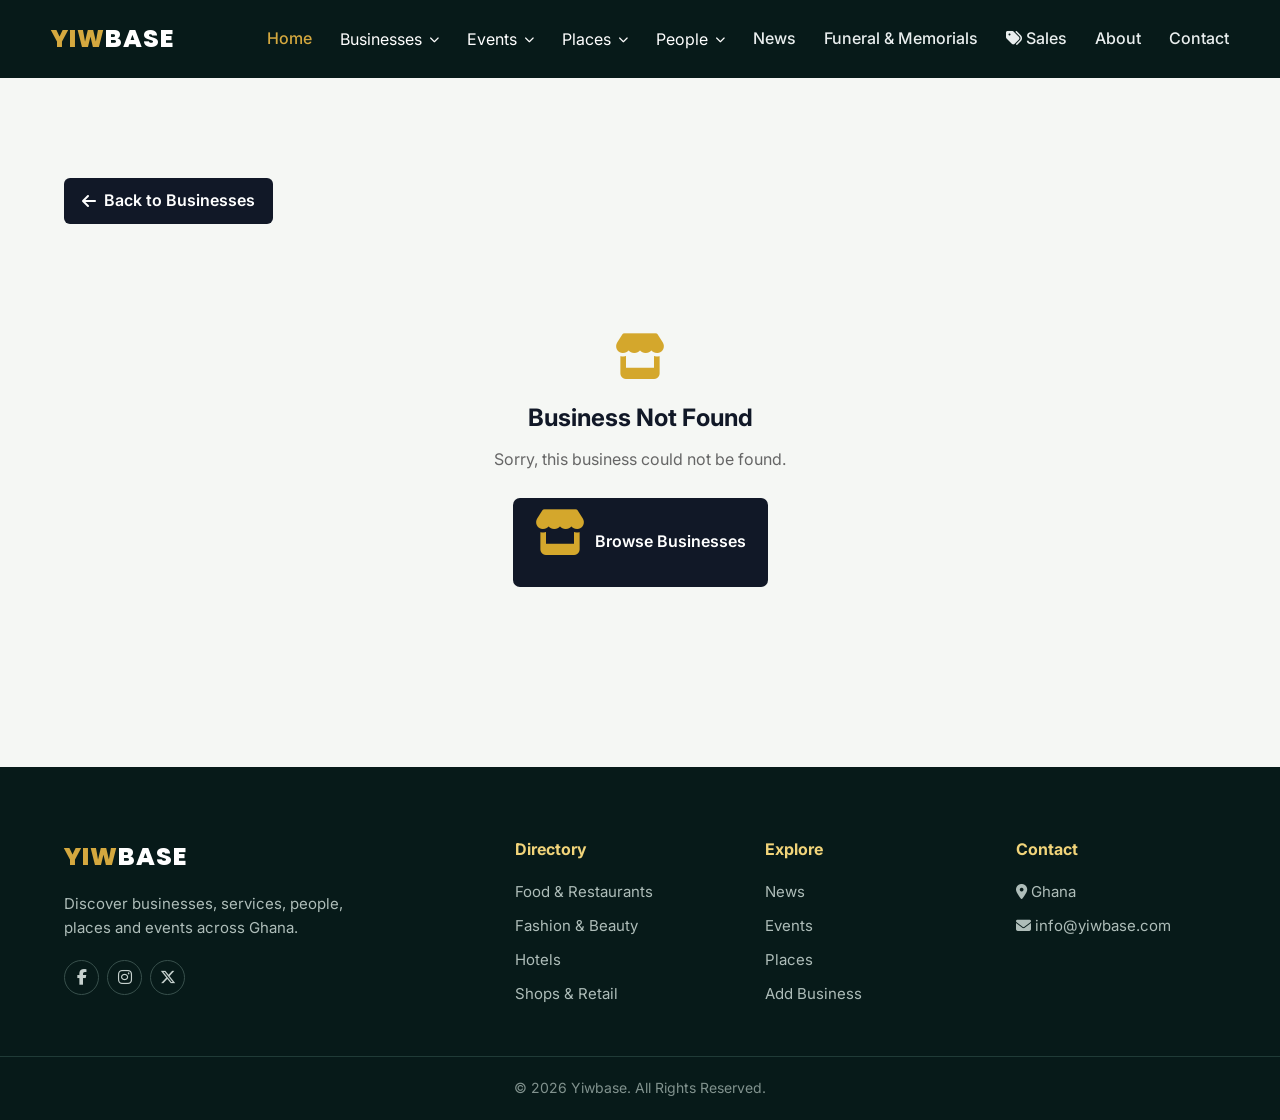
<file: business-details.html>
<!DOCTYPE html>
<html lang="en">

<head>
    <meta charset="UTF-8">

    <meta name="viewport"
          content="width=device-width, initial-scale=1.0">

    <title>Business Details | Yiwbase</title>

    <!-- MAIN CSS -->
    <link rel="stylesheet" href="style.css">

    <!-- FONT AWESOME -->
    <link rel="stylesheet"
          href="https://cdnjs.cloudflare.com/ajax/libs/font-awesome/6.7.2/css/all.min.css">

    <style>

        /* =====================================================
           BUSINESS DETAILS PAGE
        ===================================================== */

        .business-details {
            padding: 100px 0;
            min-height: 70vh;
        }


        /* =====================================================
           BACK BUTTON
        ===================================================== */

        .back-button {
            display: inline-flex;
            align-items: center;
            gap: 8px;
            text-decoration: none;
            margin-bottom: 30px;
            padding: 10px 18px;
            border-radius: 6px;
            background: #111827;
            color: #ffffff;
            transition: 0.3s ease;
        }

        .back-button:hover {
            background: #d4a72c;
            color: #111111;
        }


        /* =====================================================
           BUSINESS CARD
        ===================================================== */

        .business-detail-card {
            background: #ffffff;
            border-radius: 15px;
            overflow: hidden;
            box-shadow: 0 10px 35px rgba(0,0,0,0.10);
        }


        /* =====================================================
           CAROUSEL
        ===================================================== */

        .business-carousel {
            position: relative;
            width: 100%;
            height: 500px;
            overflow: hidden;
            background: #111111;
        }


        .carousel-slide {
            position: absolute;
            top: 0;
            left: 0;

            width: 100%;
            height: 100%;

            opacity: 0;
            transform: translateX(100%);

            transition:
                transform 0.7s ease,
                opacity 0.7s ease;

            z-index: 1;
        }


        .carousel-slide.active {
            opacity: 1;
            transform: translateX(0);
            z-index: 2;
        }


        .carousel-slide img {
            width: 100%;
            height: 100%;

            object-fit: cover;
            object-position: center;

            display: block;
        }


        /* =====================================================
           CAROUSEL BUTTONS
        ===================================================== */

        .carousel-btn {
            position: absolute;

            top: 50%;

            transform: translateY(-50%);

            width: 48px;
            height: 48px;

            border: none;
            border-radius: 50%;

            background: rgba(0,0,0,0.65);

            color: #ffffff;

            cursor: pointer;

            z-index: 10;

            display: flex;
            align-items: center;
            justify-content: center;

            font-size: 18px;

            transition: 0.3s ease;
        }


        .carousel-btn:hover {
            background: #d4a72c;
            color: #111111;
        }


        .carousel-prev {
            left: 20px;
        }


        .carousel-next {
            right: 20px;
        }


        /* =====================================================
           CAROUSEL DOTS
        ===================================================== */

        .carousel-dots {
            position: absolute;

            bottom: 20px;
            left: 50%;

            transform: translateX(-50%);

            display: flex;

            gap: 8px;

            z-index: 20;
        }


        .carousel-dot {
            width: 11px;
            height: 11px;

            padding: 0;

            border: none;

            border-radius: 50%;

            background: rgba(255,255,255,0.6);

            cursor: pointer;

            transition: 0.3s ease;
        }


        .carousel-dot.active {
            background: #d4a72c;

            transform: scale(1.25);
        }


        /* =====================================================
           BUSINESS CONTENT
        ===================================================== */

        .business-detail-content {
            padding: 40px;
        }


        /* =====================================================
           VERIFIED BADGE
        ===================================================== */

        .verified-badge {
            display: inline-flex;

            align-items: center;

            gap: 7px;

            background: #e8f7ee;

            color: #168a45;

            padding: 7px 14px;

            border-radius: 30px;

            font-size: 14px;

            font-weight: 600;

            margin-bottom: 15px;
        }


        /* =====================================================
           BUSINESS NAME
        ===================================================== */

        .business-detail-content h1 {
            margin: 0 0 15px;

            font-size: 38px;

            color: #111827;
        }


        /* =====================================================
           BUSINESS TYPE
        ===================================================== */

        .business-type,
        .business-location {
            display: flex;

            align-items: center;

            gap: 10px;

            margin: 8px 0;

            color: #555555;

            font-size: 16px;
        }


        .business-type i,
        .business-location i {
            color: #d4a72c;
        }


        /* =====================================================
           DESCRIPTION
        ===================================================== */

        .business-description {
            margin-top: 30px;

            padding-top: 25px;

            border-top: 1px solid #eeeeee;
        }


        .business-description h3,
        .business-contact h3 {
            margin-bottom: 12px;

            color: #111827;
        }


        .business-description p {
            line-height: 1.8;

            color: #555555;

            margin: 0;
        }


        /* =====================================================
           CONTACT
        ===================================================== */

        .business-contact {
            margin-top: 30px;

            padding-top: 25px;

            border-top: 1px solid #eeeeee;
        }


        .phone-number {
            display: flex;

            align-items: center;

            gap: 10px;

            color: #333333;

            font-size: 17px;
        }


        .phone-number i {
            color: #d4a72c;
        }


        /* =====================================================
           ACTION BUTTONS
        ===================================================== */

        .business-actions {
            display: flex;

            flex-wrap: wrap;

            gap: 12px;

            margin-top: 25px;
        }


        .action-button {
            display: inline-flex;

            align-items: center;

            justify-content: center;

            gap: 9px;

            padding: 12px 22px;

            border-radius: 7px;

            text-decoration: none;

            font-weight: 600;

            transition: 0.3s ease;
        }


        .call-button {
            background: #111827;

            color: #ffffff;
        }


        .call-button:hover {
            background: #d4a72c;

            color: #111111;
        }


        .whatsapp-button {
            background: #25D366;

            color: #ffffff;
        }


        .whatsapp-button:hover {
            background: #1da851;

            color: #ffffff;
        }


        /* =====================================================
           EMPTY / ERROR
        ===================================================== */

        .empty-results {
            text-align: center;

            padding: 80px 20px;
        }


        .empty-results i {
            font-size: 45px;

            color: #d4a72c;

            margin-bottom: 20px;
        }


        .empty-results h2 {
            margin-bottom: 10px;

            color: #111827;
        }


        .empty-results p {
            color: #666666;

            margin-bottom: 25px;
        }


        /* =====================================================
           MOBILE
        ===================================================== */

        @media (max-width: 768px) {

            .business-details {
                padding: 70px 0;
            }


            .business-carousel {
                height: 320px;
            }


            .carousel-slide {
                height: 320px;
            }


            .business-detail-content {
                padding: 25px 20px;
            }


            .business-detail-content h1 {
                font-size: 28px;
            }


            .carousel-btn {
                width: 40px;
                height: 40px;
            }


            .carousel-prev {
                left: 10px;
            }


            .carousel-next {
                right: 10px;
            }


            .business-actions {
                flex-direction: column;
            }


            .action-button {
                width: 100%;
            }

        }

    </style>

</head>


<body>
 
<header class="navbar">

    <div class="nav-container">

        <!-- LOGO -->
        <a href="index.html" class="logo">
            <span>YIW</span>BASE
        </a>


        <!-- NAVIGATION -->
        <nav id="mainNav">

            <!-- HOME -->
            <a href="index.html" class="active">
                Home
            </a>


            <!--  USINESSES DROPDOWN   -->

            <div class="nav-dropdown">

                <button class="dropdown-btn" type="button">
                    Businesses
                    <i class="fa-solid fa-chevron-down"></i>
                </button>

                <div class="dropdown-menu">

                    <a href="business.html?category=food">
                        <i class="fa-solid fa-utensils"></i>
                        Food & Restaurants
                    </a>

                    <a href="business.html?category=fashion">
                        <i class="fa-solid fa-shirt"></i>
                        Fashion & Beauty
                    </a>

                    <a href="business.html?category=hotels">
                        <i class="fa-solid fa-hotel"></i>
                        Hotels & Accommodation
                    </a>

                    <a href="business.html?category=shops">
                        <i class="fa-solid fa-store"></i>
                        Shops & Retail
                    </a>

                    <a href="business.html?category=health">
                        <i class="fa-solid fa-heart-pulse"></i>
                        Health & Pharmacy
                    </a>

                    <a href="business.html?category=education">
                        <i class="fa-solid fa-graduation-cap"></i>
                        Education
                    </a>

                    <a href="business.html?category=construction">
                        <i class="fa-solid fa-building"></i>
                        Construction
                    </a>

                    <a href="business.html?category=transport">
                        <i class="fa-solid fa-car"></i>
                        Transport
                    </a>

                    <a href="business.html?category=technology">
                        <i class="fa-solid fa-laptop"></i>
                        Technology
                    </a>

                </div>

            </div>


            <!-- =========================
                 EVENTS DROPDOWN
            ========================= -->

            <div class="nav-dropdown">

                <button class="dropdown-btn" type="button">
                    Events
                    <i class="fa-solid fa-chevron-down"></i>
                </button>

                <div class="dropdown-menu">

                    <a href="events.html">
                        <i class="fa-solid fa-calendar-days"></i>
                        All Events
                    </a>

                    <a href="events.html?category=festivals">
                        <i class="fa-solid fa-drum"></i>
                        Festivals
                    </a>

                    <a href="events.html?category=cultural">
                        <i class="fa-solid fa-masks-theater"></i>
                        Cultural Events
                    </a>

                    <a href="events.html?category=entertainment">
                        <i class="fa-solid fa-music"></i>
                        Entertainment
                    </a>

                    <a href="events.html?category=business">
                        <i class="fa-solid fa-briefcase"></i>
                        Business Events
                    </a>

                    <a href="events.html?category=sports">
                        <i class="fa-solid fa-futbol"></i>
                        Sports
                    </a>

                </div>

            </div>


            <!-- =========================
                 PLACES DROPDOWN
            ========================= -->

            <div class="nav-dropdown">

                <button class="dropdown-btn" type="button">
                    Places
                    <i class="fa-solid fa-chevron-down"></i>
                </button>

                <div class="dropdown-menu">

                    <a href="places.html">
                        <i class="fa-solid fa-location-dot"></i>
                        All Places
                    </a>

                    <a href="places.html?category=tourist-attractions">
                        <i class="fa-solid fa-mountain-sun"></i>
                        Tourist Attractions
                    </a>

                    <a href="places.html?category=historic">
                        <i class="fa-solid fa-landmark"></i>
                        Historic Places
                    </a>

                    <a href="places.html?category=culture">
                        <i class="fa-solid fa-building-columns"></i>
                        Cultural Places
                    </a>

                    <a href="places.html?category=hotels">
                        <i class="fa-solid fa-hotel"></i>
                        Hotels & Lodging
                    </a>

                    <a href="places.html?category=restaurants">
                        <i class="fa-solid fa-utensils"></i>
                        Restaurants
                    </a>

                </div>

            </div>


            <!-- =========================
                 PEOPLE DROPDOWN
            ========================= -->

            <div class="nav-dropdown">

                <button class="dropdown-btn" type="button">
                    People
                    <i class="fa-solid fa-chevron-down"></i>
                </button>

                <div class="dropdown-menu">

                    <a href="people.html">
                        <i class="fa-solid fa-users"></i>
                        All People
                    </a>

                    <a href="people.html?category=leaders">
                        <i class="fa-solid fa-crown"></i>
                        Community Leaders
                    </a>

                    <a href="people.html?category=professionals">
                        <i class="fa-solid fa-user-tie"></i>
                        Professionals
                    </a>

                    <a href="people.html?category=business">
                        <i class="fa-solid fa-briefcase"></i>
                        Business People
                    </a>

                    <a href="people.html?category=creatives">
                        <i class="fa-solid fa-palette"></i>
                        Creatives
                    </a>

                    <a href="people.html?category=public-figures">
                        <i class="fa-solid fa-star"></i>
                        Public Figures
                    </a>

                </div>

            </div>


            <!-- NEWS -->
            <a href="news.html">
                News
            </a>

                 <!-- FUNERAL & MEMORIALS -->
        <a href="funeral.html">
            <!-- <i class="fa-solid fa-heart"></i> -->
            Funeral & Memorials
        </a>


            <!-- SALES -->
    <a href="sales.html">
    <i class="fa-solid fa-tags"></i>
    Sales
</a> 


            <!-- ABOUT -->
            <a href="index.html#about">
                About
            </a>


            <!-- CONTACT -->
            <a href="index.html#contact">
                Contact
            </a>

        </nav>


        <!-- MOBILE MENU BUTTON -->
        <button class="menu-btn" id="menuBtn" type="button">
            <i class="fa-solid fa-bars"></i>
        </button>

    </div>

</header>


<!-- =====================================================
     BUSINESS DETAILS
===================================================== -->

<section class="business-details">

    <div class="container">


        <!-- BACK BUTTON -->

        <a
            href="business.html"
            class="back-button">

            <i class="fa-solid fa-arrow-left"></i>

            Back to Businesses

        </a>


        <!-- BUSINESS INFORMATION WILL LOAD HERE -->

        <div id="businessDetails">

            <div class="empty-results">

                <i class="fa-solid fa-spinner fa-spin"></i>

                <h2>
                    Loading Business...
                </h2>

            </div>

        </div>


    </div>

</section>


<!-- =====================================================
     FOOTER
===================================================== -->

 <footer>

    <div class="container footer-grid">

        <div class="footer-about">

            <a href="index.html" class="logo footer-logo">
                <span>YIW</span>BASE
            </a>

            <p>
                Discover businesses, services, people,
                places and events across Ghana.
            </p>

            <div class="socials">

                <a href="#">
                    <i class="fa-brands fa-facebook-f"></i>
                </a>

                <a href="#">
                    <i class="fa-brands fa-instagram"></i>
                </a>

                <a href="#">
                    <i class="fa-brands fa-x-twitter"></i>
                </a>

            </div>

        </div>


        <div class="footer-links">

            <h4>Directory</h4>

            <a href="business.html?category=food">
                Food & Restaurants
            </a>

            <a href="business.html?category=fashion">
                Fashion & Beauty
            </a>

            <a href="business.html?category=hotels">
                Hotels
            </a>

            <a href="business.html?category=shops">
                Shops & Retail
            </a>

        </div>


        <div class="footer-links">

            <h4>Explore</h4>

            <a href="news.html">
                News
            </a>

            <a href="#">
                Events
            </a>

            <a href="#">
                Places
            </a>

            <a href="#">
                Add Business
            </a>

        </div>


        <div class="footer-links">

            <h4>Contact</h4>

            <p>
                <i class="fa-solid fa-location-dot"></i>
                Ghana
            </p>

            <p>
                <i class="fa-solid fa-envelope"></i>
                info@yiwbase.com
            </p>

        </div>

    </div>


    <div class="footer-bottom">

        <p>
            © 2026 Yiwbase. All Rights Reserved.
        </p>

    </div>

</footer>



<!-- =====================================================
     MAIN SCRIPT
===================================================== -->

<script src="script.js"></script>


<!-- =====================================================
     BUSINESS DETAILS JAVASCRIPT
===================================================== -->

<script>

document.addEventListener("DOMContentLoaded", function () {


    /* =====================================================
       GET BUSINESS NAME FROM URL
    ===================================================== */

    const params =
        new URLSearchParams(window.location.search);

    const businessName =
        params.get("name");


    const businessDetails =
        document.getElementById("businessDetails");


    if (!businessDetails) {
        return;
    }


    /* =====================================================
       CHECK CATEGORY DATA
    ===================================================== */

    if (typeof categories === "undefined") {

        businessDetails.innerHTML = `

            <div class="empty-results">

                <i class="fa-solid fa-triangle-exclamation"></i>

                <h2>
                    Business Data Error
                </h2>

                <p>
                    The business information could not
                    be loaded.
                </p>

            </div>

        `;

        return;
    }


    /* =====================================================
       FIND BUSINESS
    ===================================================== */

    let selectedBusiness = null;


    for (const categoryKey in categories) {

        const category =
            categories[categoryKey];


        if (
            !category ||
            !Array.isArray(category.businesses)
        ) {
            continue;
        }


        const found =
            category.businesses.find(
                function (business) {

                    return (
                        business.name ===
                        businessName
                    );

                }
            );


        if (found) {

            selectedBusiness = found;

            break;

        }

    }


    /* =====================================================
       BUSINESS NOT FOUND
    ===================================================== */

    if (!selectedBusiness) {

        businessDetails.innerHTML = `

            <div class="empty-results">

                <i class="fa-solid fa-store"></i>

                <h2>
                    Business Not Found
                </h2>

                <p>
                    Sorry, this business could not
                    be found.
                </p>

                <a
                    href="business.html"
                    class="action-button call-button">

                    <i class="fa-solid fa-store"></i>

                    Browse Businesses

                </a>

            </div>

        `;

        return;
    }


    /* =====================================================
       GET IMAGES
    ===================================================== */

    let images = [];


    if (
        Array.isArray(selectedBusiness.images) &&
        selectedBusiness.images.length > 0
    ) {

        images =
            selectedBusiness.images;

    }

    else if (
        selectedBusiness.image
    ) {

        images = [
            selectedBusiness.image
        ];

    }

    else {

        images = [
            "images/no-image.jpg"
        ];

    }


    /* =====================================================
       CREATE CAROUSEL
    ===================================================== */

    let carouselHTML = "";


    images.forEach(
        function (image, index) {

            carouselHTML += `

                <div
                    class="carousel-slide ${
                        index === 0
                        ? "active"
                        : ""
                    }">

                    <img
                        src="${image}"
                        alt="${selectedBusiness.name}"
                        onerror="
                            this.src='images/no-image.jpg'
                        "
                    >

                </div>

            `;

        }
    );


    /* CAROUSEL CONTROLS */

    let carouselControls = "";


    if (images.length > 1) {

        carouselControls = `

            <button
                type="button"
                class="carousel-btn carousel-prev"
                id="prevSlide">

                <i class="fa-solid fa-chevron-left"></i>

            </button>


            <button
                type="button"
                class="carousel-btn carousel-next"
                id="nextSlide">

                <i class="fa-solid fa-chevron-right"></i>

            </button>


            <div
                class="carousel-dots"
                id="carouselDots">
            </div>

        `;

    }


    /* =====================================================
       CALL BUTTON
    ===================================================== */

    let callButton = "";


    if (selectedBusiness.phone) {

        callButton = `

            <a
                href="tel:${selectedBusiness.phone}"
                class="action-button call-button">

                <i class="fa-solid fa-phone"></i>

                Call

            </a>

        `;

    }


    /* =====================================================
       WHATSAPP BUTTON
    ===================================================== */

    let whatsappButton = "";


    if (selectedBusiness.whatsapp) {

        whatsappButton = `

            <a
                href="https://wa.me/${selectedBusiness.whatsapp}"
                target="_blank"
                rel="noopener noreferrer"
                class="action-button whatsapp-button">

                <i class="fa-brands fa-whatsapp"></i>

                WhatsApp

            </a>

        `;

    }


    /* =====================================================
       DESCRIPTION
    ===================================================== */

    const description =
        selectedBusiness.description ||
        "This business is listed on Yiwbase. More information about this business will be available soon.";


    /* =====================================================
       CREATE BUSINESS PAGE
    ===================================================== */

    businessDetails.innerHTML = `

        <div class="business-detail-card">


            <!-- CAROUSEL -->

            <div class="business-carousel">

                ${carouselHTML}

                ${carouselControls}

            </div>


            <!-- BUSINESS INFORMATION -->

            <div class="business-detail-content">


                <!-- VERIFIED -->

                <span class="verified-badge">

                    <i class="fa-solid fa-circle-check"></i>

                    Verified Business

                </span>


                <!-- NAME -->

                <h1>
                    ${selectedBusiness.name}
                </h1>


                <!-- TYPE -->

                <p class="business-type">

                    <i class="fa-solid fa-store"></i>

                    ${selectedBusiness.type || "Business"}

                </p>


                <!-- LOCATION -->

                <p class="business-location">

                    <i class="fa-solid fa-location-dot"></i>

                    ${
                        selectedBusiness.location ||
                        "Location not available"
                    }

                </p>


                <!-- DESCRIPTION -->

                <div class="business-description">

                    <h3>
                        About This Business
                    </h3>

                    <p>
                        ${description}
                    </p>

                </div>


                <!-- CONTACT -->

                <div class="business-contact">

                    <h3>
                        Contact Business
                    </h3>


                    ${
                        selectedBusiness.phone

                        ?

                        `

                        <p class="phone-number">

                            <i class="fa-solid fa-phone"></i>

                            ${selectedBusiness.phone}

                        </p>

                        `

                        :

                        `

                        <p class="phone-number">

                            <i class="fa-solid fa-phone"></i>

                            Phone number not available

                        </p>

                        `
                    }

                </div>


                <!-- ACTION BUTTONS -->

                <div class="business-actions">

                    ${callButton}

                    ${whatsappButton}

                </div>


            </div>

        </div>

    `;


    /* =====================================================
       CAROUSEL
    ===================================================== */

    if (images.length <= 1) {
        return;
    }


    const slides =
        document.querySelectorAll(
            ".carousel-slide"
        );


    const dotsContainer =
        document.getElementById(
            "carouselDots"
        );


    const previousButton =
        document.getElementById(
            "prevSlide"
        );


    const nextButton =
        document.getElementById(
            "nextSlide"
        );


    let currentSlide = 0;

    let autoSlide = null;


    /* =====================================================
       SHOW SLIDE
    ===================================================== */

    function showSlide(index) {


        if (index >= slides.length) {

            currentSlide = 0;

        }

        else if (index < 0) {

            currentSlide =
                slides.length - 1;

        }

        else {

            currentSlide = index;

        }


        slides.forEach(
            function (slide) {

                slide.classList.remove(
                    "active"
                );

            }
        );


        const dots =
            document.querySelectorAll(
                ".carousel-dot"
            );


        dots.forEach(
            function (dot) {

                dot.classList.remove(
                    "active"
                );

            }
        );


        slides[currentSlide]
            .classList.add("active");


        if (dots[currentSlide]) {

            dots[currentSlide]
                .classList.add("active");

        }

    }


    /* =====================================================
       CREATE DOTS
    ===================================================== */

    slides.forEach(
        function (slide, index) {

            const dot =
                document.createElement(
                    "button"
                );


            dot.type = "button";

            dot.className =
                "carousel-dot";


            if (index === 0) {

                dot.classList.add(
                    "active"
                );

            }


            dot.addEventListener(
                "click",
                function () {

                    showSlide(index);

                    restartAutoSlide();

                }
            );


            dotsContainer.appendChild(
                dot
            );

        }
    );


    /* =====================================================
       NEXT SLIDE
    ===================================================== */

    function nextSlide() {

        showSlide(
            currentSlide + 1
        );

    }


    /* =====================================================
       PREVIOUS BUTTON
    ===================================================== */

    if (previousButton) {

        previousButton.addEventListener(
            "click",
            function () {

                showSlide(
                    currentSlide - 1
                );

                restartAutoSlide();

            }
        );

    }


    /* =====================================================
       NEXT BUTTON
    ===================================================== */

    if (nextButton) {

        nextButton.addEventListener(
            "click",
            function () {

                showSlide(
                    currentSlide + 1
                );

                restartAutoSlide();

            }
        );

    }


    /* =====================================================
       AUTOMATIC SLIDE
    ===================================================== */

    function startAutoSlide() {

        autoSlide =
            setInterval(
                function () {

                    nextSlide();

                },
                4000
            );

    }


    /* =====================================================
       RESTART AUTO SLIDE
    ===================================================== */

    function restartAutoSlide() {

        clearInterval(
            autoSlide
        );

        startAutoSlide();

    }


    /* =====================================================
       START CAROUSEL
    ===================================================== */

    startAutoSlide();


});

</script>


</body>
</html>
</file>
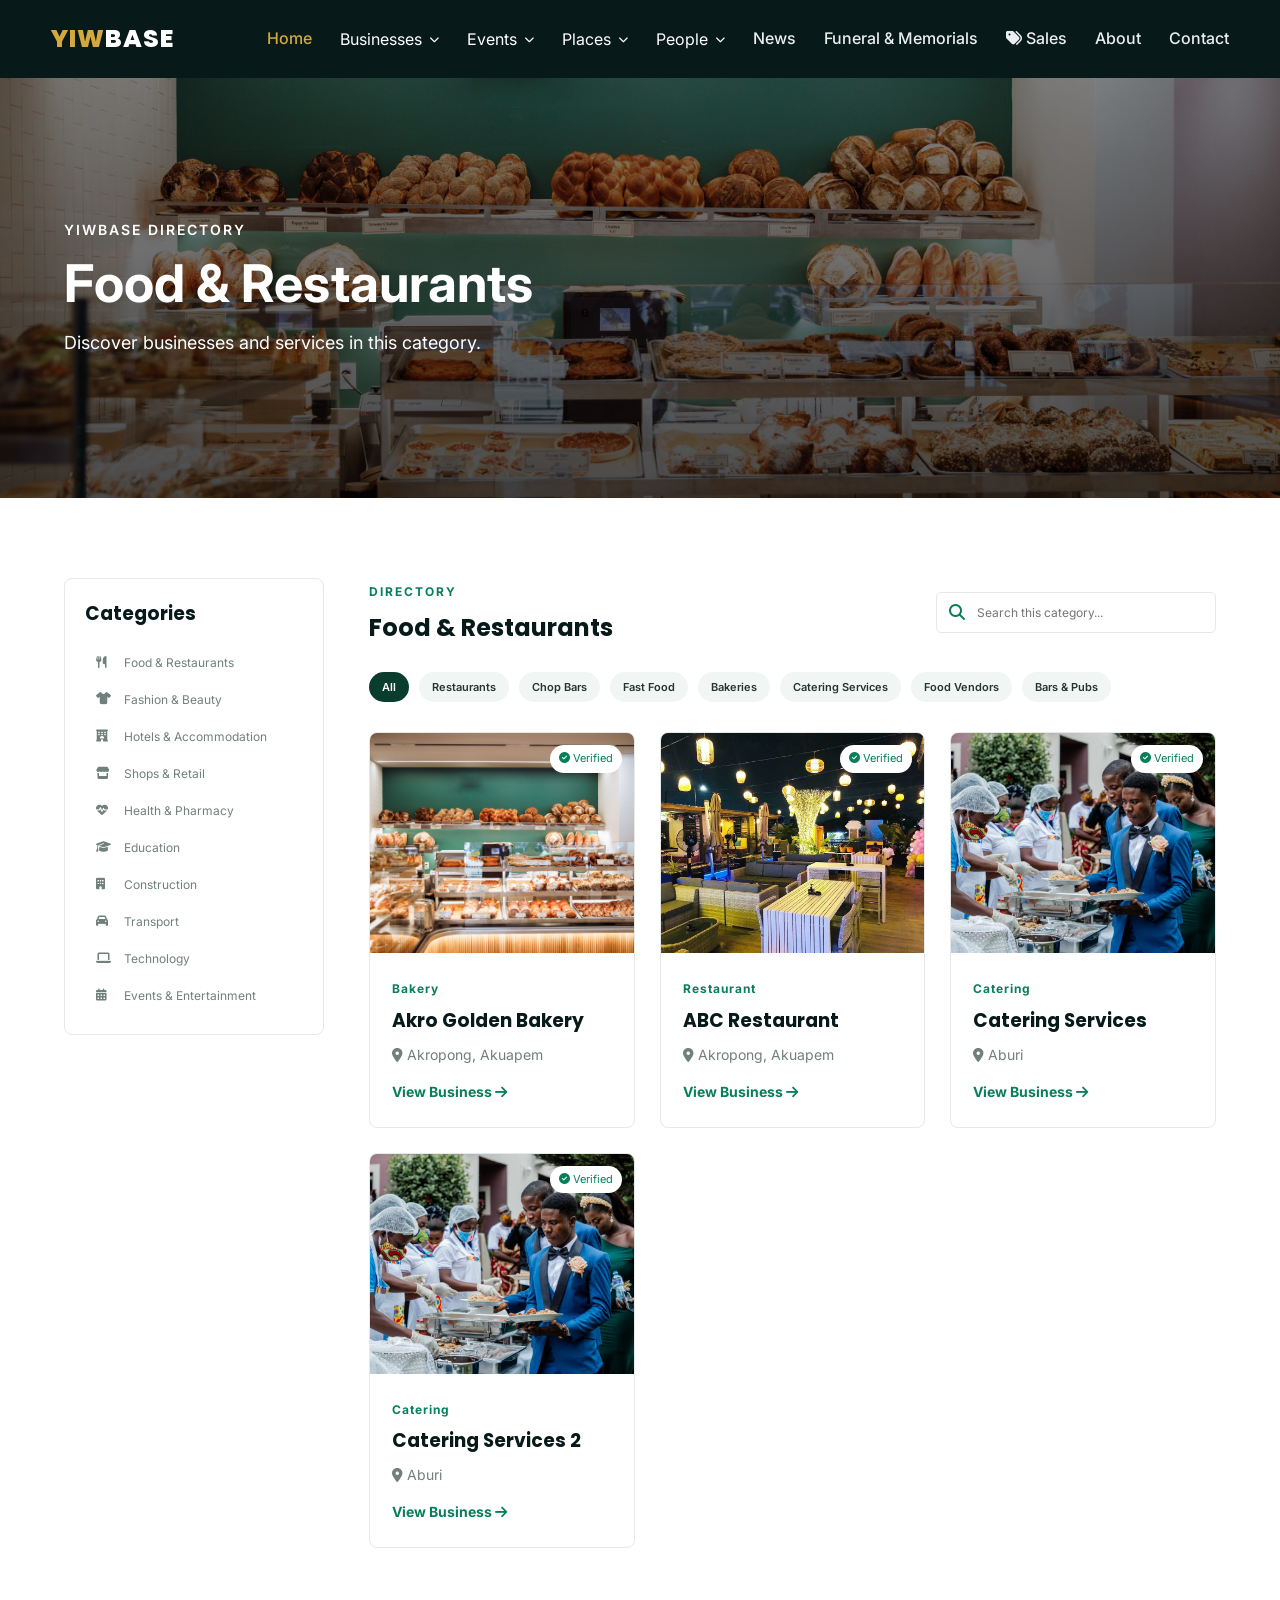
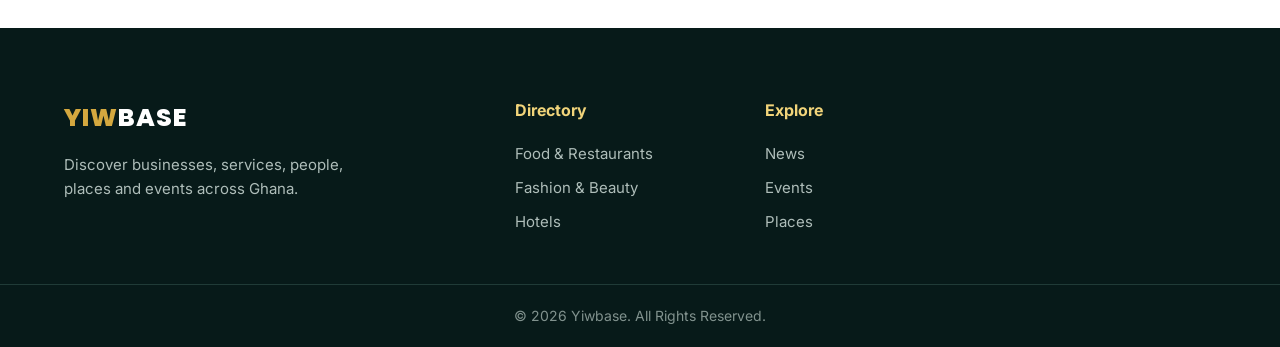
<file: business.html>
<!DOCTYPE html>
<html lang="en">

<head>

    <meta charset="UTF-8">

    <meta name="viewport"
          content="width=device-width, initial-scale=1.0">

    <title>Businesses | Yiwbase</title>

    <link rel="stylesheet" href="style.css">

    <link rel="stylesheet"
          href="https://cdnjs.cloudflare.com/ajax/libs/font-awesome/6.7.2/css/all.min.css">

</head>

<body>
  
<header class="navbar">

    <div class="nav-container">

        <!-- LOGO -->
        <a href="index.html" class="logo">
            <span>YIW</span>BASE
        </a>


        <!-- NAVIGATION -->
        <nav id="mainNav">

            <!-- HOME -->
            <a href="index.html" class="active">
                Home
            </a>


            <!--  USINESSES DROPDOWN   -->

            <div class="nav-dropdown">

                <button class="dropdown-btn" type="button">
                    Businesses
                    <i class="fa-solid fa-chevron-down"></i>
                </button>

                <div class="dropdown-menu">

                    <a href="business.html?category=food">
                        <i class="fa-solid fa-utensils"></i>
                        Food & Restaurants
                    </a>

                    <a href="business.html?category=fashion">
                        <i class="fa-solid fa-shirt"></i>
                        Fashion & Beauty
                    </a>

                    <a href="business.html?category=hotels">
                        <i class="fa-solid fa-hotel"></i>
                        Hotels & Accommodation
                    </a>

                    <a href="business.html?category=shops">
                        <i class="fa-solid fa-store"></i>
                        Shops & Retail
                    </a>

                    <a href="business.html?category=health">
                        <i class="fa-solid fa-heart-pulse"></i>
                        Health & Pharmacy
                    </a>

                    <a href="business.html?category=education">
                        <i class="fa-solid fa-graduation-cap"></i>
                        Education
                    </a>

                    <a href="business.html?category=construction">
                        <i class="fa-solid fa-building"></i>
                        Construction
                    </a>

                    <a href="business.html?category=transport">
                        <i class="fa-solid fa-car"></i>
                        Transport
                    </a>

                    <a href="business.html?category=technology">
                        <i class="fa-solid fa-laptop"></i>
                        Technology
                    </a>

                </div>

            </div>


            <!-- =========================
                 EVENTS DROPDOWN
            ========================= -->

            <div class="nav-dropdown">

                <button class="dropdown-btn" type="button">
                    Events
                    <i class="fa-solid fa-chevron-down"></i>
                </button>

                <div class="dropdown-menu">

                    <a href="events.html">
                        <i class="fa-solid fa-calendar-days"></i>
                        All Events
                    </a>

                    <a href="events.html?category=festivals">
                        <i class="fa-solid fa-drum"></i>
                        Festivals
                    </a>

                    <a href="events.html?category=cultural">
                        <i class="fa-solid fa-masks-theater"></i>
                        Cultural Events
                    </a>

                    <a href="events.html?category=entertainment">
                        <i class="fa-solid fa-music"></i>
                        Entertainment
                    </a>

                    <a href="events.html?category=business">
                        <i class="fa-solid fa-briefcase"></i>
                        Business Events
                    </a>

                    <a href="events.html?category=sports">
                        <i class="fa-solid fa-futbol"></i>
                        Sports
                    </a>

                </div>

            </div>


            <!-- =========================
                 PLACES DROPDOWN
            ========================= -->

            <div class="nav-dropdown">

                <button class="dropdown-btn" type="button">
                    Places
                    <i class="fa-solid fa-chevron-down"></i>
                </button>

                <div class="dropdown-menu">

                    <a href="places.html">
                        <i class="fa-solid fa-location-dot"></i>
                        All Places
                    </a>

                    <a href="places.html?category=tourist-attractions">
                        <i class="fa-solid fa-mountain-sun"></i>
                        Tourist Attractions
                    </a>

                    <a href="places.html?category=historic">
                        <i class="fa-solid fa-landmark"></i>
                        Historic Places
                    </a>

                    <a href="places.html?category=culture">
                        <i class="fa-solid fa-building-columns"></i>
                        Cultural Places
                    </a>

                    <a href="places.html?category=hotels">
                        <i class="fa-solid fa-hotel"></i>
                        Hotels & Lodging
                    </a>

                    <a href="places.html?category=restaurants">
                        <i class="fa-solid fa-utensils"></i>
                        Restaurants
                    </a>

                </div>

            </div>


            <!-- =========================
                 PEOPLE DROPDOWN
            ========================= -->

            <div class="nav-dropdown">

                <button class="dropdown-btn" type="button">
                    People
                    <i class="fa-solid fa-chevron-down"></i>
                </button>

                <div class="dropdown-menu">

                    <a href="people.html">
                        <i class="fa-solid fa-users"></i>
                        All People
                    </a>

                    <a href="people.html?category=leaders">
                        <i class="fa-solid fa-crown"></i>
                        Community Leaders
                    </a>

                    <a href="people.html?category=professionals">
                        <i class="fa-solid fa-user-tie"></i>
                        Professionals
                    </a>

                    <a href="people.html?category=business">
                        <i class="fa-solid fa-briefcase"></i>
                        Business People
                    </a>

                    <a href="people.html?category=creatives">
                        <i class="fa-solid fa-palette"></i>
                        Creatives
                    </a>

                    <a href="people.html?category=public-figures">
                        <i class="fa-solid fa-star"></i>
                        Public Figures
                    </a>

                </div>

            </div>


            <!-- NEWS -->
            <a href="news.html">
                News
            </a>

                 <!-- FUNERAL & MEMORIALS -->
        <a href="funeral.html">
            <!-- <i class="fa-solid fa-heart"></i> -->
            Funeral & Memorials
        </a>


            <!-- SALES -->
    <a href="sales.html">
    <i class="fa-solid fa-tags"></i>
    Sales
</a> 


            <!-- ABOUT -->
            <a href="index.html#about">
                About
            </a>


            <!-- CONTACT -->
            <a href="index.html#contact">
                Contact
            </a>

        </nav>


        <!-- MOBILE MENU BUTTON -->
        <button class="menu-btn" id="menuBtn" type="button">
            <i class="fa-solid fa-bars"></i>
        </button>

    </div>

</header>
<!-- PAGE HEADER -->

 <section class="category-hero" id="categoryHero">

    <div class="category-hero-overlay">

        <div class="container">

            <span>
                YIWBASE DIRECTORY
            </span>

            <h1 id="categoryTitle">
                Category
            </h1>

            <p id="categoryDescription">
                Discover businesses and services in this category.
            </p>

        </div>

    </div>

</section>


<!-- CATEGORY SUBMENU -->

<section class="business-directory">

    <div class="container">

        <div class="directory-layout">


            <!-- SIDEBAR -->

            <aside class="category-sidebar">

                <h3>
                    Categories
                </h3>


                <button onclick="loadCategory('food')">
                    <i class="fa-solid fa-utensils"></i>
                    Food & Restaurants
                </button>


                <button onclick="loadCategory('fashion')">
                    <i class="fa-solid fa-shirt"></i>
                    Fashion & Beauty
                </button>

                 
                <button onclick="loadCategory('hotels')">
                    <i class="fa-solid fa-hotel"></i>
                    Hotels & Accommodation
                </button>


                <button onclick="loadCategory('shops')">
                    <i class="fa-solid fa-store"></i>
                    Shops & Retail
                </button>


                <button onclick="loadCategory('health')">
                    <i class="fa-solid fa-heart-pulse"></i>
                    Health & Pharmacy
                </button>


                <button onclick="loadCategory('education')">
                    <i class="fa-solid fa-graduation-cap"></i>
                    Education
                </button>


                <button onclick="loadCategory('construction')">
                    <i class="fa-solid fa-building"></i>
                    Construction
                </button>


                <button onclick="loadCategory('transport')">
                    <i class="fa-solid fa-car"></i>
                    Transport
                </button>


                <button onclick="loadCategory('technology')">
                    <i class="fa-solid fa-laptop"></i>
                    Technology
                </button>


                <button onclick="loadCategory('events')">
                    <i class="fa-solid fa-calendar-days"></i>
                    Events & Entertainment
                </button>

            </aside>


            <!-- BUSINESSES -->

            <main class="directory-content">


                <div class="directory-top">

                    <div>

                        <span>DIRECTORY</span>

                        <h2 id="subCategoryTitle">
                            Food & Restaurants
                        </h2>

                    </div>


                    <div class="directory-search">

                        <i class="fa-solid fa-search"></i>

                        <input
                            type="text"
                            id="directorySearch"
                            placeholder="Search this category..."
                        >

                    </div>

                </div>


                <!-- SUBMENU -->

                <div class="subcategory-menu"
                     id="subcategoryMenu">

                </div>


                <!-- BUSINESS RESULTS -->

                <div class="business-grid"
                     id="businessResults">

                </div>


            </main>

        </div>

    </div>

</section>


<footer>

    <div class="container footer-grid">

        <div class="footer-about">

            <a href="index.html" class="logo footer-logo">
                <span>YIW</span>BASE
            </a>

            <p>
                Discover businesses, services, people,
                places and events across Ghana.
            </p>

        </div>


        <div class="footer-links">

            <h4>Directory</h4>

            <a href="business.html?category=food">
                Food & Restaurants
            </a>

            <a href="business.html?category=fashion">
                Fashion & Beauty
            </a>

            <a href="business.html?category=hotels">
                Hotels
            </a>

        </div>


        <div class="footer-links">

            <h4>Explore</h4>

            <a href="news.html">
                News
            </a>

            <a href="#">
                Events
            </a>

            <a href="#">
                Places
            </a>

        </div>

    </div>


    <div class="footer-bottom">

        <p>
            © 2026 Yiwbase. All Rights Reserved.
        </p>

    </div>

</footer>


<script src="script.js"></script>

</body>
</html>
</file>
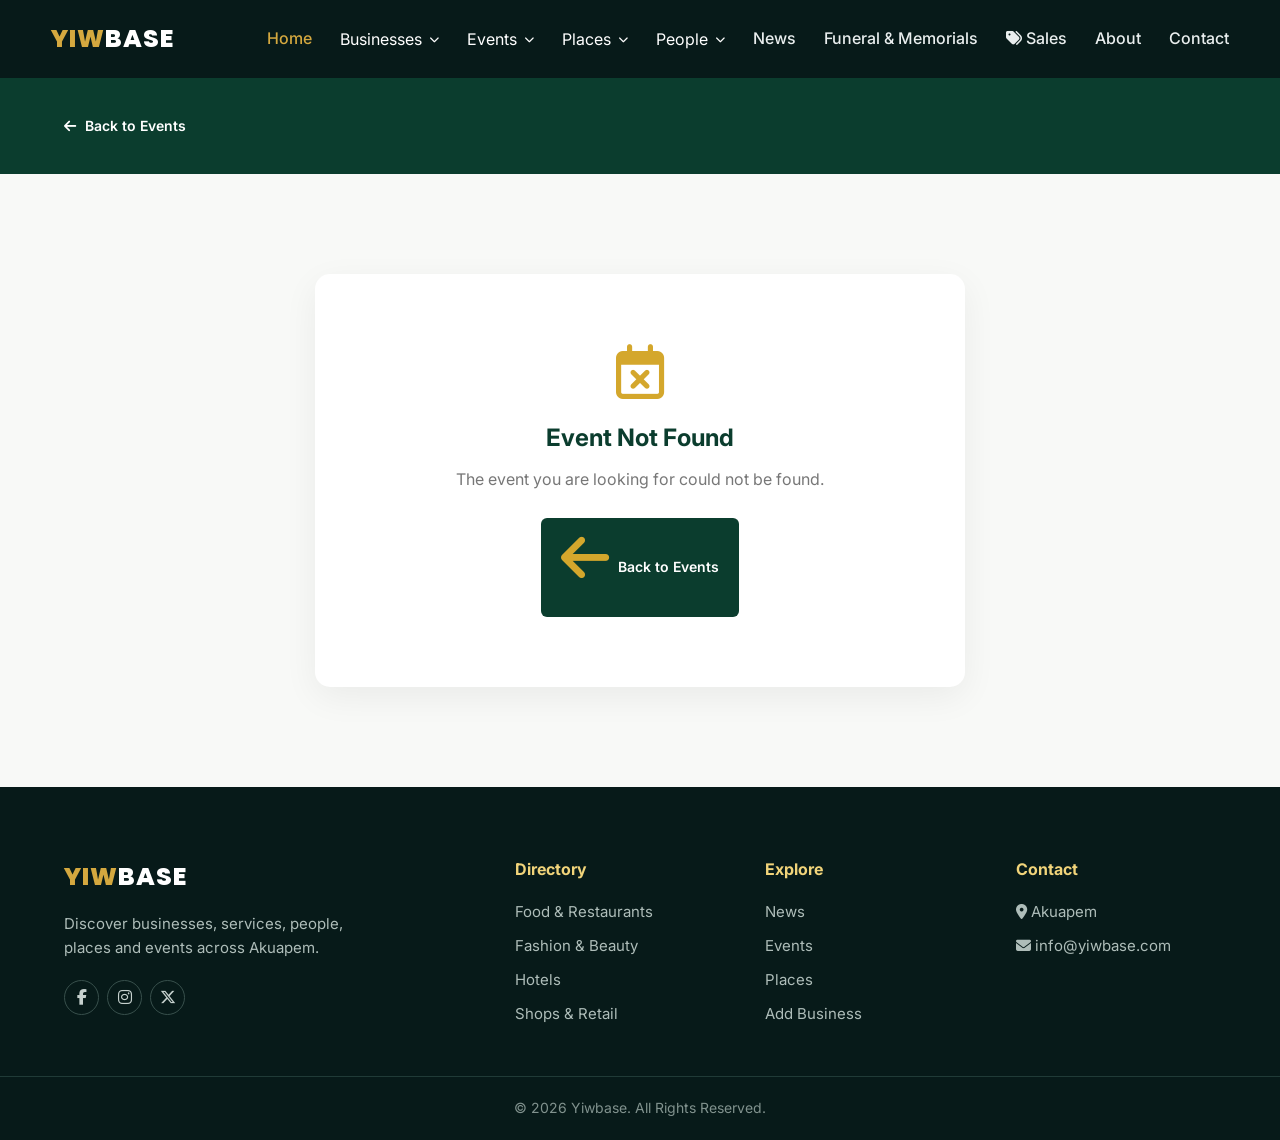
<file: event-details.html>
<!DOCTYPE html>
<html lang="en">

<head>

    <meta charset="UTF-8">

    <meta name="viewport" content="width=device-width, initial-scale=1.0">

    <title>Event Details | Yiwbase</title>

    <!-- FONT AWESOME -->
    <link
        rel="stylesheet"
        href="https://cdnjs.cloudflare.com/ajax/libs/font-awesome/6.7.2/css/all.min.css"
    >

    <!-- GOOGLE FONT -->
    <link
        href="https://fonts.googleapis.com/css2?family=Inter:wght@400;500;600;700;800&display=swap"
        rel="stylesheet"
    >

    <!-- YIWBASE CSS -->
    <link rel="stylesheet" href="style.css">
    <style>
        /* =====================================================
   EVENT DETAILS PAGE
===================================================== */

.event-details-hero {
    padding: 35px 0;
    background: #0b3d2e;
}

.back-events {
    display: inline-flex;
    align-items: center;
    gap: 9px;

    color: #ffffff;

    font-size: 14px;
    font-weight: 600;

    text-decoration: none;

    transition: color 0.2s ease;
}

.back-events:hover {
    color: #d4a72c;
}


/* =====================================================
   DETAILS SECTION
===================================================== */

.event-details-section {
    padding: 70px 0;
    background: #f8f9f7;
}

.event-details-grid {
    display: grid;

    grid-template-columns:
        minmax(0, 1.1fr)
        minmax(0, 1fr);

    gap: 50px;

    align-items: start;

    background: #ffffff;

    padding: 35px;

    border-radius: 15px;

    box-shadow:
        0 10px 40px rgba(0, 0, 0, 0.07);
}


/* IMAGE */

.event-details-image {
    width: 100%;
    height: 500px;

    overflow: hidden;

    border-radius: 12px;
}

.event-details-image img {
    width: 100%;
    height: 100%;

    object-fit: cover;
}


/* CONTENT */

.event-details-content {
    padding: 10px 5px;
}

.event-details-category {
    display: inline-block;

    padding: 7px 14px;

    margin-bottom: 15px;

    border-radius: 20px;

    background: #d4a72c;
    color: #111111;

    font-size: 12px;
    font-weight: 700;
    text-transform: uppercase;
}

.event-details-content h1 {
    margin: 0 0 30px;

    color: #0b3d2e;

    font-size: 40px;
    line-height: 1.2;
}


/* =====================================================
   EVENT INFORMATION
===================================================== */

.event-info-list {
    display: flex;
    flex-direction: column;

    gap: 18px;

    padding: 25px 0;

    border-top: 1px solid #eeeeee;
    border-bottom: 1px solid #eeeeee;
}

.event-info-item {
    display: flex;
    align-items: center;

    gap: 15px;
}

.event-info-item > i {
    display: flex;
    align-items: center;
    justify-content: center;

    width: 45px;
    height: 45px;

    flex: 0 0 45px;

    border-radius: 50%;

    background: #f3f7f5;
    color: #0b3d2e;
}

.event-info-item div {
    display: flex;
    flex-direction: column;

    gap: 3px;
}

.event-info-item small {
    color: #888888;

    font-size: 12px;
}

.event-info-item strong {
    color: #333333;

    font-size: 14px;
}


/* =====================================================
   DESCRIPTION
===================================================== */

.event-description {
    padding-top: 25px;
}

.event-description h2 {
    margin: 0 0 12px;

    color: #0b3d2e;

    font-size: 22px;
}

.event-description p {
    margin: 0;

    color: #666666;

    font-size: 15px;

    line-height: 1.8;
}


/* =====================================================
   BUTTON
===================================================== */

.event-detail-actions {
    margin-top: 30px;
}

.event-main-btn {
    display: inline-flex;
    align-items: center;

    gap: 9px;

    padding: 12px 20px;

    border-radius: 6px;

    background: #0b3d2e;
    color: #ffffff;

    font-size: 14px;
    font-weight: 600;

    text-decoration: none;

    transition:
        background 0.25s ease,
        transform 0.2s ease;
}

.event-main-btn:hover {
    background: #d4a72c;
    color: #111111;

    transform: translateY(-2px);
}


/* =====================================================
   EVENT NOT FOUND
===================================================== */

.event-not-found {
    max-width: 650px;

    margin: 30px auto;

    padding: 70px 25px;

    text-align: center;

    background: #ffffff;

    border-radius: 15px;

    box-shadow:
        0 10px 35px rgba(0, 0, 0, 0.06);
}

.event-not-found i {
    margin-bottom: 20px;

    color: #d4a72c;

    font-size: 55px;
}

.event-not-found h1 {
    margin: 0 0 10px;

    color: #0b3d2e;
}

.event-not-found p {
    margin-bottom: 25px;

    color: #777777;
}


/* =====================================================
   MOBILE
===================================================== */

@media (max-width: 768px) {

    .event-details-section {
        padding: 45px 0;
    }

    .event-details-grid {
        grid-template-columns: 1fr;

        gap: 30px;

        padding: 20px;
    }

    .event-details-image {
        height: 300px;
    }

    .event-details-content h1 {
        font-size: 30px;
    }

}

@media (max-width: 480px) {

    .event-details-grid {
        padding: 15px;
    }

    .event-details-image {
        height: 240px;
    }

    .event-details-content h1 {
        font-size: 27px;
    }

}
    </style>

</head>


<body>


<!-- =====================================================
     NAVBAR
===================================================== -->
 
<header class="navbar">

    <div class="nav-container">

        <!-- LOGO -->
        <a href="index.html" class="logo">
            <span>YIW</span>BASE
        </a>


        <!-- NAVIGATION -->
        <nav id="mainNav">

            <!-- HOME -->
            <a href="index.html" class="active">
                Home
            </a>


            <!--  USINESSES DROPDOWN   -->

            <div class="nav-dropdown">

                <button class="dropdown-btn" type="button">
                    Businesses
                    <i class="fa-solid fa-chevron-down"></i>
                </button>

                <div class="dropdown-menu">

                    <a href="business.html?category=food">
                        <i class="fa-solid fa-utensils"></i>
                        Food & Restaurants
                    </a>

                    <a href="business.html?category=fashion">
                        <i class="fa-solid fa-shirt"></i>
                        Fashion & Beauty
                    </a>

                    <a href="business.html?category=hotels">
                        <i class="fa-solid fa-hotel"></i>
                        Hotels & Accommodation
                    </a>

                    <a href="business.html?category=shops">
                        <i class="fa-solid fa-store"></i>
                        Shops & Retail
                    </a>

                    <a href="business.html?category=health">
                        <i class="fa-solid fa-heart-pulse"></i>
                        Health & Pharmacy
                    </a>

                    <a href="business.html?category=education">
                        <i class="fa-solid fa-graduation-cap"></i>
                        Education
                    </a>

                    <a href="business.html?category=construction">
                        <i class="fa-solid fa-building"></i>
                        Construction
                    </a>

                    <a href="business.html?category=transport">
                        <i class="fa-solid fa-car"></i>
                        Transport
                    </a>

                    <a href="business.html?category=technology">
                        <i class="fa-solid fa-laptop"></i>
                        Technology
                    </a>

                </div>

            </div>


            <!-- =========================
                 EVENTS DROPDOWN
            ========================= -->

            <div class="nav-dropdown">

                <button class="dropdown-btn" type="button">
                    Events
                    <i class="fa-solid fa-chevron-down"></i>
                </button>

                <div class="dropdown-menu">

                    <a href="events.html">
                        <i class="fa-solid fa-calendar-days"></i>
                        All Events
                    </a>

                    <a href="events.html?category=festivals">
                        <i class="fa-solid fa-drum"></i>
                        Festivals
                    </a>

                    <a href="events.html?category=cultural">
                        <i class="fa-solid fa-masks-theater"></i>
                        Cultural Events
                    </a>

                    <a href="events.html?category=entertainment">
                        <i class="fa-solid fa-music"></i>
                        Entertainment
                    </a>

                    <a href="events.html?category=business">
                        <i class="fa-solid fa-briefcase"></i>
                        Business Events
                    </a>

                    <a href="events.html?category=sports">
                        <i class="fa-solid fa-futbol"></i>
                        Sports
                    </a>

                </div>

            </div>


            <!-- =========================
                 PLACES DROPDOWN
            ========================= -->

            <div class="nav-dropdown">

                <button class="dropdown-btn" type="button">
                    Places
                    <i class="fa-solid fa-chevron-down"></i>
                </button>

                <div class="dropdown-menu">

                    <a href="places.html">
                        <i class="fa-solid fa-location-dot"></i>
                        All Places
                    </a>

                    <a href="places.html?category=tourist-attractions">
                        <i class="fa-solid fa-mountain-sun"></i>
                        Tourist Attractions
                    </a>

                    <a href="places.html?category=historic">
                        <i class="fa-solid fa-landmark"></i>
                        Historic Places
                    </a>

                    <a href="places.html?category=culture">
                        <i class="fa-solid fa-building-columns"></i>
                        Cultural Places
                    </a>

                    <a href="places.html?category=hotels">
                        <i class="fa-solid fa-hotel"></i>
                        Hotels & Lodging
                    </a>

                    <a href="places.html?category=restaurants">
                        <i class="fa-solid fa-utensils"></i>
                        Restaurants
                    </a>

                </div>

            </div>


            <!-- =========================
                 PEOPLE DROPDOWN
            ========================= -->

            <div class="nav-dropdown">

                <button class="dropdown-btn" type="button">
                    People
                    <i class="fa-solid fa-chevron-down"></i>
                </button>

                <div class="dropdown-menu">

                    <a href="people.html">
                        <i class="fa-solid fa-users"></i>
                        All People
                    </a>

                    <a href="people.html?category=leaders">
                        <i class="fa-solid fa-crown"></i>
                        Community Leaders
                    </a>

                    <a href="people.html?category=professionals">
                        <i class="fa-solid fa-user-tie"></i>
                        Professionals
                    </a>

                    <a href="people.html?category=business">
                        <i class="fa-solid fa-briefcase"></i>
                        Business People
                    </a>

                    <a href="people.html?category=creatives">
                        <i class="fa-solid fa-palette"></i>
                        Creatives
                    </a>

                    <a href="people.html?category=public-figures">
                        <i class="fa-solid fa-star"></i>
                        Public Figures
                    </a>

                </div>

            </div>


            <!-- NEWS -->
            <a href="news.html">
                News
            </a>

                 <!-- FUNERAL & MEMORIALS -->
        <a href="funeral.html">
            <!-- <i class="fa-solid fa-heart"></i> -->
            Funeral & Memorials
        </a>


            <!-- SALES -->
    <a href="sales.html">
    <i class="fa-solid fa-tags"></i>
    Sales
</a> 


            <!-- ABOUT -->
            <a href="index.html#about">
                About
            </a>


            <!-- CONTACT -->
            <a href="index.html#contact">
                Contact
            </a>

        </nav>


        <!-- MOBILE MENU BUTTON -->
        <button class="menu-btn" id="menuBtn" type="button">
            <i class="fa-solid fa-bars"></i>
        </button>

    </div>

</header>

<!-- =====================================================
     EVENT DETAILS HERO
===================================================== -->

<section class="event-details-hero">

    <div class="container">

        <a href="events.html" class="back-events">
            <i class="fa-solid fa-arrow-left"></i>
            Back to Events
        </a>

    </div>

</section>



<!-- =====================================================
     EVENT DETAILS
===================================================== -->

<section class="event-details-section">

    <div class="container">

        <div id="eventDetails">


            <!-- CONTENT WILL LOAD HERE -->


        </div>

    </div>

</section>



 
 <footer>

    <div class="container footer-grid">

        <div class="footer-about">

            <a href="index.html" class="logo footer-logo">
                <span>YIW</span>BASE
            </a>

            <p>
                Discover businesses, services, people,
                places and events across Akuapem.
            </p>

            <div class="socials">

                <a href="#">
                    <i class="fa-brands fa-facebook-f"></i>
                </a>

                <a href="#">
                    <i class="fa-brands fa-instagram"></i>
                </a>

                <a href="#">
                    <i class="fa-brands fa-x-twitter"></i>
                </a>

            </div>

        </div>


        <div class="footer-links">

            <h4>Directory</h4>

            <a href="business.html?category=food">
                Food & Restaurants
            </a>

            <a href="business.html?category=fashion">
                Fashion & Beauty
            </a>

            <a href="business.html?category=hotels">
                Hotels
            </a>

            <a href="business.html?category=shops">
                Shops & Retail
            </a>

        </div>


        <div class="footer-links">

            <h4>Explore</h4>

            <a href="news.html">
                News
            </a>

            <a href="#">
                Events
            </a>

            <a href="#">
                Places
            </a>

            <a href="#">
                Add Business
            </a>

        </div>


        <div class="footer-links">

            <h4>Contact</h4>

            <p>
                <i class="fa-solid fa-location-dot"></i>
                Akuapem
            </p>

            <p>
                <i class="fa-solid fa-envelope"></i>
                info@yiwbase.com
            </p>

        </div>

    </div>


    <div class="footer-bottom">

        <p>
            © 2026 Yiwbase. All Rights Reserved.
        </p>

    </div>

</footer>




<!-- =====================================================
     EVENT DETAILS JAVASCRIPT
===================================================== -->

<script>

document.addEventListener("DOMContentLoaded", function () {


    const eventDetails =
        document.getElementById("eventDetails");


    /* =========================================
       EVENT DATA
    ========================================= */

    const events = {

        "akuapem-cultural-festival": {

            title: "Akuapem Cultural Festival",

            category: "Festival",

            date: "Coming Soon",

            time: "Time to be announced",

            location: "Akuapem, Ghana",

            image: "images/nana.jpeg",

            description:
                "Experience the rich culture, music, food and traditional celebrations of Akuapem. This event brings the community together to celebrate heritage, identity and tradition."

        },


        "traditional-heritage": {

            title: "Traditional Heritage Celebration",

            category: "Cultural",

            date: "Coming Soon",

            time: "Time to be announced",

            location: "Akuapem, Ghana",

            image: "images/ohene.jpeg",

            description:
                "A celebration of traditional heritage, history and community. Discover the traditions and cultural practices that continue to shape Akuapem."

        },


        "akuapem-music-night": {

            title: "Akuapem Music Night",

            category: "Entertainment",

            date: "Coming Soon",

            time: "Time to be announced",

            location: "Akuapem, Ghana",

            image: "images/night.jpeg",

            description:
                "Enjoy music, entertainment and live performances from talented artists. Come together with friends and family for an unforgettable night."

        },


        "business-networking": {

            title: "Akuapem Business & Networking",

            category: "Business",

            date: "Coming Soon",

            time: "Time to be announced",

            location: "Akuapem, Ghana",

            image: "images/business.webp",

            description:
                "Connect with entrepreneurs, businesses and professionals. Discover opportunities, build relationships and grow your network."

        },


        "community-sports": {

            title: "Akuapem Community Sports",

            category: "Sports",

            date: "Coming Soon",

            time: "Time to be announced",

            location: "Akuapem, Ghana",

            image: "images/sports.jpg",

            description:
                "Community sports and activities for people of all ages. A great opportunity to stay active and connect with the community."

        },


        "community-festival": {

            title: "Community Festival",

            category: "Festival",

            date: "Coming Soon",

            time: "Time to be announced",

            location: "Akuapem, Ghana",

            image: "images/odwria200.jpeg",

            description:
                "Bring the community together through culture, celebration, entertainment and activities for everyone."

        }

    };


    /* =========================================
       GET EVENT FROM URL
    ========================================= */

    const params =
        new URLSearchParams(window.location.search);

    const eventName =
        params.get("event");


    const event =
        events[eventName];


    /* =========================================
       EVENT NOT FOUND
    ========================================= */

    if (!event) {

        eventDetails.innerHTML = `

            <div class="event-not-found">

                <i class="fa-regular fa-calendar-xmark"></i>

                <h1>
                    Event Not Found
                </h1>

                <p>
                    The event you are looking for could
                    not be found.
                </p>

                <a href="events.html" class="event-main-btn">
                    <i class="fa-solid fa-arrow-left"></i>
                    Back to Events
                </a>

            </div>

        `;

        return;

    }


    /* =========================================
       DISPLAY EVENT
    ========================================= */

    eventDetails.innerHTML = `

        <div class="event-details-grid">


            <!-- EVENT IMAGE -->

            <div class="event-details-image">

                <img
                    src="${event.image}"
                    alt="${event.title}"
                >

            </div>


            <!-- EVENT INFORMATION -->

            <div class="event-details-content">

                <span class="event-details-category">
                    ${event.category}
                </span>


                <h1>
                    ${event.title}
                </h1>


                <div class="event-info-list">

                    <div class="event-info-item">

                        <i class="fa-regular fa-calendar"></i>

                        <div>

                            <small>
                                Date
                            </small>

                            <strong>
                                ${event.date}
                            </strong>

                        </div>

                    </div>


                    <div class="event-info-item">

                        <i class="fa-regular fa-clock"></i>

                        <div>

                            <small>
                                Time
                            </small>

                            <strong>
                                ${event.time}
                            </strong>

                        </div>

                    </div>


                    <div class="event-info-item">

                        <i class="fa-solid fa-location-dot"></i>

                        <div>

                            <small>
                                Location
                            </small>

                            <strong>
                                ${event.location}
                            </strong>

                        </div>

                    </div>

                </div>


                <div class="event-description">

                    <h2>
                        About This Event
                    </h2>

                    <p>
                        ${event.description}
                    </p>

                </div>


                <div class="event-detail-actions">

                    <a
                        href="events.html"
                        class="event-main-btn"
                    >
                        <i class="fa-solid fa-arrow-left"></i>
                        Back to Events
                    </a>

                </div>

            </div>

        </div>

    `;

});

</script>



<!-- MAIN SCRIPT -->
<script src="script.js"></script>


</body>

</html>
</file>
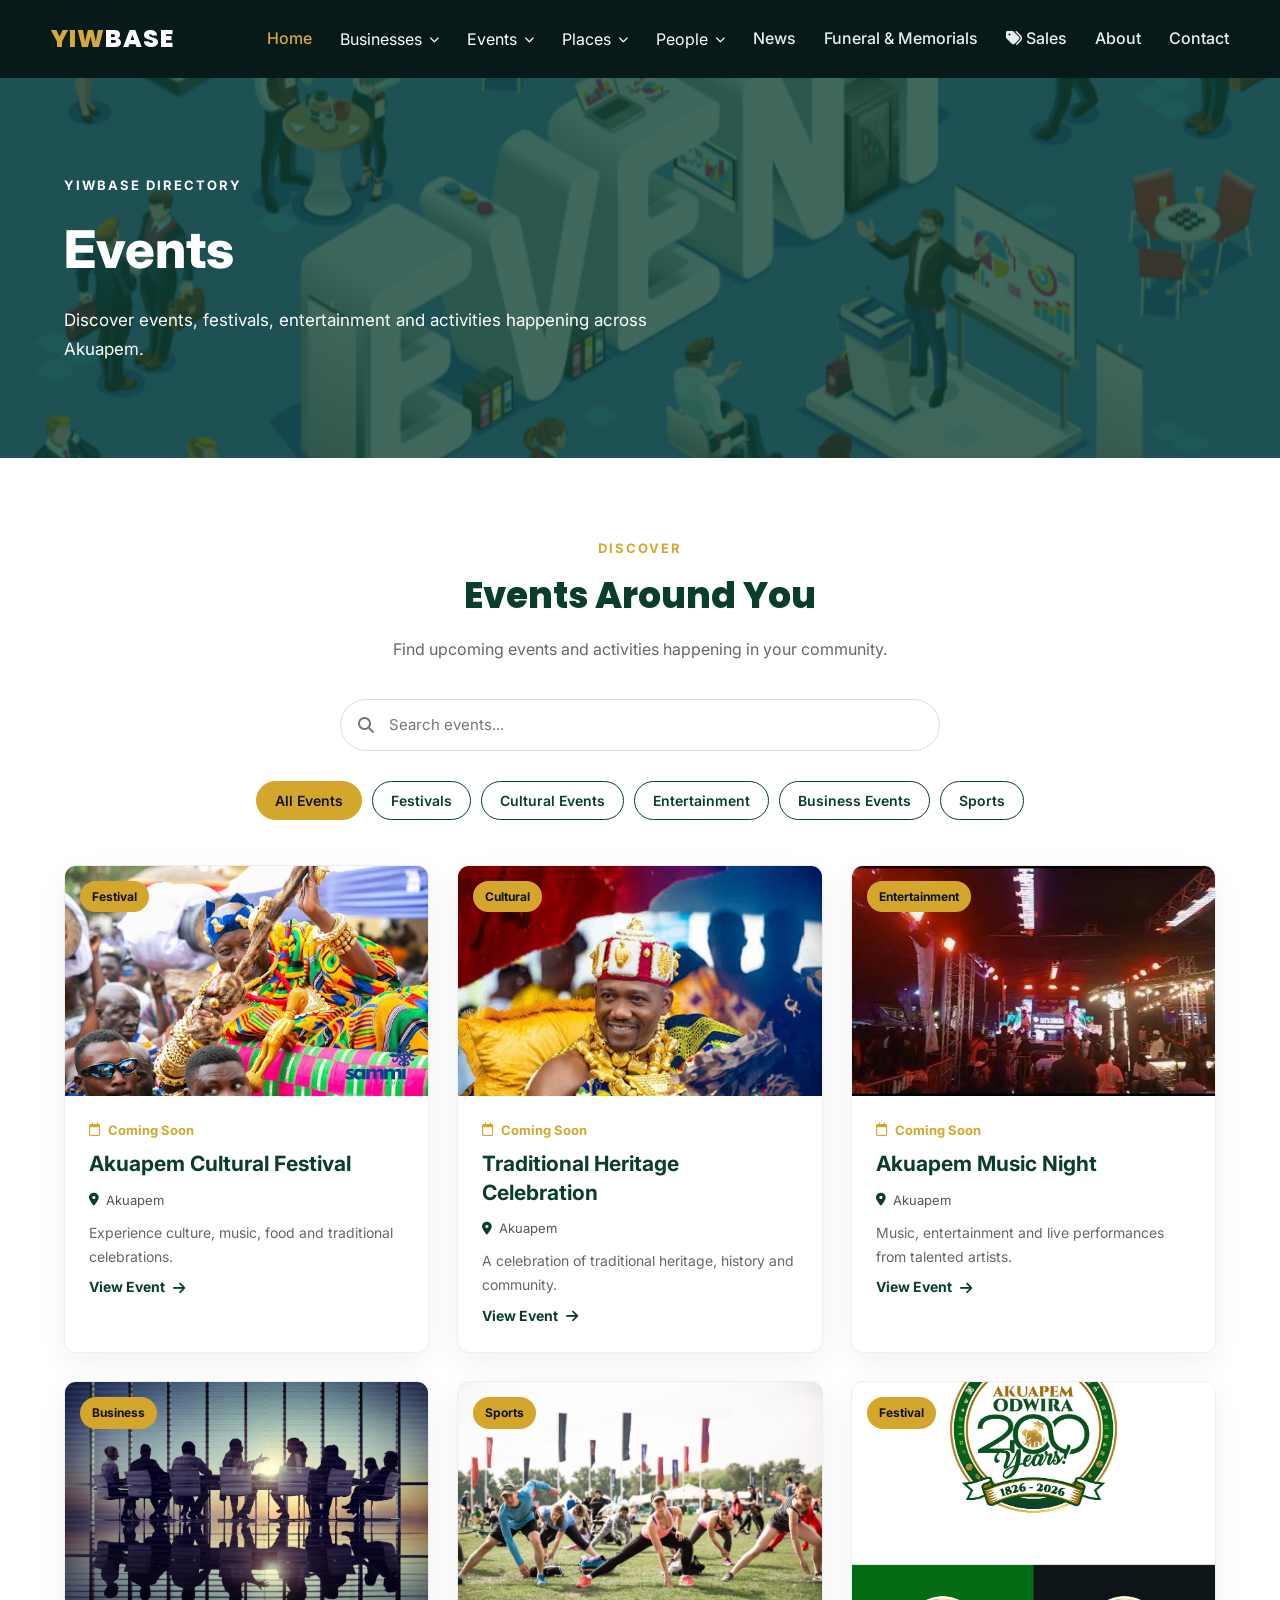
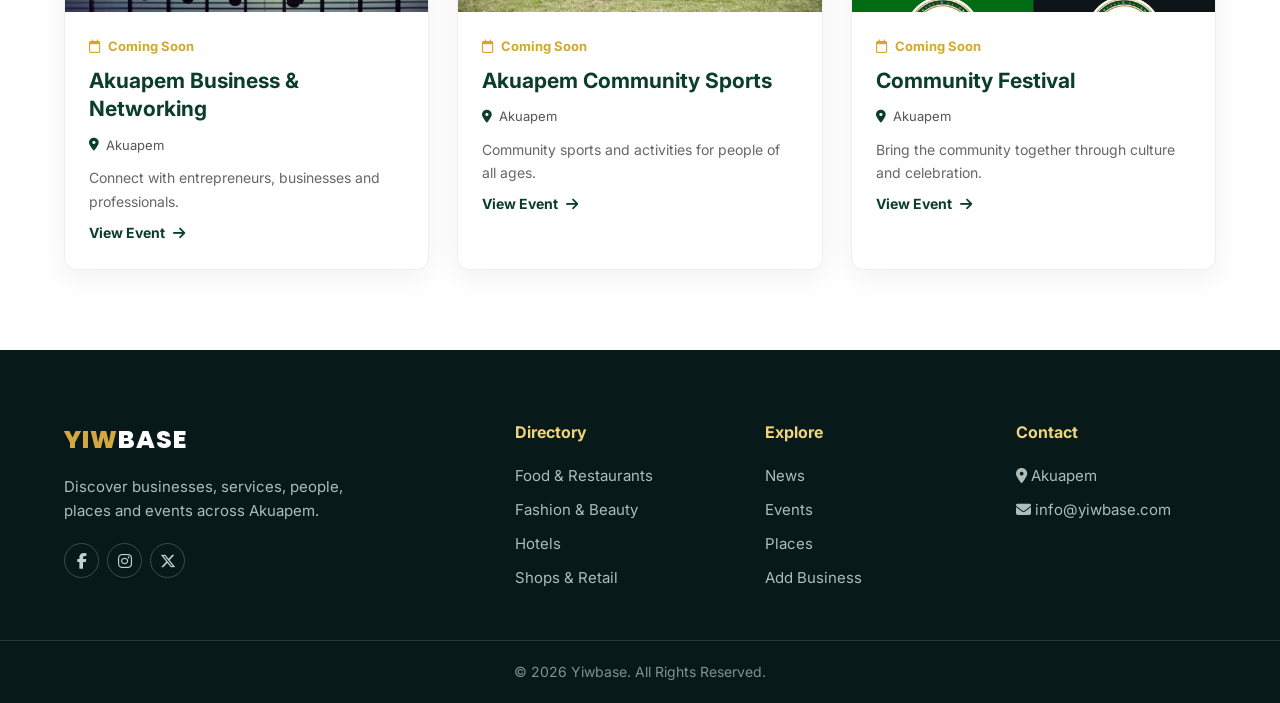
<file: events.html>
<!DOCTYPE html>
<html lang="en">

<head>

    <meta charset="UTF-8">

    <meta name="viewport" content="width=device-width, initial-scale=1.0">

    <title>Events | Yiwbase</title>

    <!-- FONT AWESOME -->
    <link
        rel="stylesheet"
        href="https://cdnjs.cloudflare.com/ajax/libs/font-awesome/6.7.2/css/all.min.css"
    >

    <!-- GOOGLE FONT -->
    <link
        href="https://fonts.googleapis.com/css2?family=Inter:wght@400;500;600;700;800&display=swap"
        rel="stylesheet"
    >

    <!-- YIWBASE CSS -->
    <link rel="stylesheet" href="style.css">

</head>


<body>

 
<header class="navbar">

    <div class="nav-container">

        <!-- LOGO -->
        <a href="index.html" class="logo">
            <span>YIW</span>BASE
        </a>


        <!-- NAVIGATION -->
        <nav id="mainNav">

            <!-- HOME -->
            <a href="index.html" class="active">
                Home
            </a>


            <!--  USINESSES DROPDOWN   -->

            <div class="nav-dropdown">

                <button class="dropdown-btn" type="button">
                    Businesses
                    <i class="fa-solid fa-chevron-down"></i>
                </button>

                <div class="dropdown-menu">

                    <a href="business.html?category=food">
                        <i class="fa-solid fa-utensils"></i>
                        Food & Restaurants
                    </a>

                    <a href="business.html?category=fashion">
                        <i class="fa-solid fa-shirt"></i>
                        Fashion & Beauty
                    </a>

                    <a href="business.html?category=hotels">
                        <i class="fa-solid fa-hotel"></i>
                        Hotels & Accommodation
                    </a>

                    <a href="business.html?category=shops">
                        <i class="fa-solid fa-store"></i>
                        Shops & Retail
                    </a>

                    <a href="business.html?category=health">
                        <i class="fa-solid fa-heart-pulse"></i>
                        Health & Pharmacy
                    </a>

                    <a href="business.html?category=education">
                        <i class="fa-solid fa-graduation-cap"></i>
                        Education
                    </a>

                    <a href="business.html?category=construction">
                        <i class="fa-solid fa-building"></i>
                        Construction
                    </a>

                    <a href="business.html?category=transport">
                        <i class="fa-solid fa-car"></i>
                        Transport
                    </a>

                    <a href="business.html?category=technology">
                        <i class="fa-solid fa-laptop"></i>
                        Technology
                    </a>

                </div>

            </div>


            <!-- =========================
                 EVENTS DROPDOWN
            ========================= -->

            <div class="nav-dropdown">

                <button class="dropdown-btn" type="button">
                    Events
                    <i class="fa-solid fa-chevron-down"></i>
                </button>

                <div class="dropdown-menu">

                    <a href="events.html">
                        <i class="fa-solid fa-calendar-days"></i>
                        All Events
                    </a>

                    <a href="events.html?category=festivals">
                        <i class="fa-solid fa-drum"></i>
                        Festivals
                    </a>

                    <a href="events.html?category=cultural">
                        <i class="fa-solid fa-masks-theater"></i>
                        Cultural Events
                    </a>

                    <a href="events.html?category=entertainment">
                        <i class="fa-solid fa-music"></i>
                        Entertainment
                    </a>

                    <a href="events.html?category=business">
                        <i class="fa-solid fa-briefcase"></i>
                        Business Events
                    </a>

                    <a href="events.html?category=sports">
                        <i class="fa-solid fa-futbol"></i>
                        Sports
                    </a>

                </div>

            </div>


            <!-- =========================
                 PLACES DROPDOWN
            ========================= -->

            <div class="nav-dropdown">

                <button class="dropdown-btn" type="button">
                    Places
                    <i class="fa-solid fa-chevron-down"></i>
                </button>

                <div class="dropdown-menu">

                    <a href="places.html">
                        <i class="fa-solid fa-location-dot"></i>
                        All Places
                    </a>

                    <a href="places.html?category=tourist-attractions">
                        <i class="fa-solid fa-mountain-sun"></i>
                        Tourist Attractions
                    </a>

                    <a href="places.html?category=historic">
                        <i class="fa-solid fa-landmark"></i>
                        Historic Places
                    </a>

                    <a href="places.html?category=culture">
                        <i class="fa-solid fa-building-columns"></i>
                        Cultural Places
                    </a>

                    <a href="places.html?category=hotels">
                        <i class="fa-solid fa-hotel"></i>
                        Hotels & Lodging
                    </a>

                    <a href="places.html?category=restaurants">
                        <i class="fa-solid fa-utensils"></i>
                        Restaurants
                    </a>

                </div>

            </div>


            <!-- =========================
                 PEOPLE DROPDOWN
            ========================= -->

            <div class="nav-dropdown">

                <button class="dropdown-btn" type="button">
                    People
                    <i class="fa-solid fa-chevron-down"></i>
                </button>

                <div class="dropdown-menu">

                    <a href="people.html">
                        <i class="fa-solid fa-users"></i>
                        All People
                    </a>

                    <a href="people.html?category=leaders">
                        <i class="fa-solid fa-crown"></i>
                        Community Leaders
                    </a>

                    <a href="people.html?category=professionals">
                        <i class="fa-solid fa-user-tie"></i>
                        Professionals
                    </a>

                    <a href="people.html?category=business">
                        <i class="fa-solid fa-briefcase"></i>
                        Business People
                    </a>

                    <a href="people.html?category=creatives">
                        <i class="fa-solid fa-palette"></i>
                        Creatives
                    </a>

                    <a href="people.html?category=public-figures">
                        <i class="fa-solid fa-star"></i>
                        Public Figures
                    </a>

                </div>

            </div>


            <!-- NEWS -->
            <a href="news.html">
                News
            </a>

                 <!-- FUNERAL & MEMORIALS -->
        <a href="funeral.html">
            <!-- <i class="fa-solid fa-heart"></i> -->
            Funeral & Memorials
        </a>


            <!-- SALES -->
    <a href="sales.html">
    <i class="fa-solid fa-tags"></i>
    Sales
</a> 


            <!-- ABOUT -->
            <a href="index.html#about">
                About
            </a>


            <!-- CONTACT -->
            <a href="index.html#contact">
                Contact
            </a>

        </nav>


        <!-- MOBILE MENU BUTTON -->
        <button class="menu-btn" id="menuBtn" type="button">
            <i class="fa-solid fa-bars"></i>
        </button>

    </div>

</header>

<!-- =====================================================
     EVENTS HERO
===================================================== -->

<section class="page-hero events-page-hero">

    <div class="container">

        <span class="hero-small-title">
            YIWBASE DIRECTORY
        </span>

        <h1>
            Events
        </h1>

        <p>
            Discover events, festivals, entertainment and
            activities happening across Akuapem.
        </p>

    </div>

</section>



<!-- =====================================================
     EVENTS SECTION
===================================================== -->

<section class="events-section">

    <div class="container">


        <!-- SECTION HEADER -->

        <div class="section-heading">

            <span>
                DISCOVER
            </span>

            <h2>
                Events Around You
            </h2>

            <p>
                Find upcoming events and activities happening
                in your community.
            </p>

        </div>



        <!-- SEARCH -->

        <div class="events-search">

            <i class="fa-solid fa-magnifying-glass"></i>

            <input
                type="text"
                id="eventSearch"
                placeholder="Search events..."
            >

        </div>



        <!-- FILTERS -->

        <div class="event-filters">

            <button
                class="event-filter active"
                data-category="all"
            >
                All Events
            </button>

            <button
                class="event-filter"
                data-category="festivals"
            >
                Festivals
            </button>

            <button
                class="event-filter"
                data-category="cultural"
            >
                Cultural Events
            </button>

            <button
                class="event-filter"
                data-category="entertainment"
            >
                Entertainment
            </button>

            <button
                class="event-filter"
                data-category="business"
            >
                Business Events
            </button>

            <button
                class="event-filter"
                data-category="sports"
            >
                Sports
            </button>

        </div>



        <!-- EVENT GRID -->

        <div class="events-grid" id="eventsGrid">


            <!-- EVENT 1 -->

            <article
                class="event-card"
                data-category="festivals"
            >

                <div class="event-image">

                    <img
                        src="images/nana.jpeg"
                        alt="Festival event"
                    >

                    <span class="event-category">
                        Festival
                    </span>

                </div>


                <div class="event-content">

                    <div class="event-date">

                        <i class="fa-regular fa-calendar"></i>

                        <span>
                            Coming Soon
                        </span>

                    </div>

                    <h3>
                        Akuapem Cultural Festival
                    </h3>

                    <p class="event-location">

                        <i class="fa-solid fa-location-dot"></i>

                        Akuapem

                    </p>

                    <p>
                        Experience culture, music, food and
                        traditional celebrations.
                    </p>

                   <a href="event-details.html?event=akuapem-cultural-festival" class="event-btn">
              View Event
            <i class="fa-solid fa-arrow-right"></i>
            </a>

                </div>

            </article>



            <!-- EVENT 2 -->

            <article
                class="event-card"
                data-category="cultural"
            >

                <div class="event-image">

                    <img
                        src="images/ohene.jpeg"
                        alt="Cultural event"
                    >

                    <span class="event-category">
                        Cultural
                    </span>

                </div>


                <div class="event-content">

                    <div class="event-date">

                        <i class="fa-regular fa-calendar"></i>

                        <span>
                            Coming Soon
                        </span>

                    </div>

                    <h3>
                        Traditional Heritage Celebration
                    </h3>

                    <p class="event-location">

                        <i class="fa-solid fa-location-dot"></i>

                        Akuapem

                    </p>

                    <p>
                        A celebration of traditional heritage,
                        history and community.
                    </p>

                    <a href="event-details.html?event=traditional-heritage" class="event-btn">
    View Event
    <i class="fa-solid fa-arrow-right"></i>
</a>

                </div>

            </article>



            <!-- EVENT 3 -->

            <article
                class="event-card"
                data-category="entertainment"
            >

                <div class="event-image">

                    <img
                        src="images/night.jpeg"
                        alt="Entertainment event"
                    >

                    <span class="event-category">
                        Entertainment
                    </span>

                </div>


                <div class="event-content">

                    <div class="event-date">

                        <i class="fa-regular fa-calendar"></i>

                        <span>
                            Coming Soon
                        </span>

                    </div>

                    <h3>
                        Akuapem Music Night
                    </h3>

                    <p class="event-location">

                        <i class="fa-solid fa-location-dot"></i>

                        Akuapem

                    </p>

                    <p>
                        Music, entertainment and live performances
                        from talented artists.
                    </p>

                 <a href="event-details.html?event=akuapem-music-night" class="event-btn">
    View Event
    <i class="fa-solid fa-arrow-right"></i>
</a>
                </div>

            </article>



            <!-- EVENT 4 -->

            <article
                class="event-card"
                data-category="business"
            >

                <div class="event-image">

                    <img
                        src="images/business.webp"
                        alt="Business event"
                    >

                    <span class="event-category">
                        Business
                    </span>

                </div>


                <div class="event-content">

                    <div class="event-date">

                        <i class="fa-regular fa-calendar"></i>

                        <span>
                            Coming Soon
                        </span>

                    </div>

                    <h3>
                        Akuapem Business & Networking
                    </h3>

                    <p class="event-location">

                        <i class="fa-solid fa-location-dot"></i>

                        Akuapem

                    </p>

                    <p>
                        Connect with entrepreneurs, businesses
                        and professionals.
                    </p>

                     <a href="event-details.html?event=business-networking" class="event-btn">
    View Event
    <i class="fa-solid fa-arrow-right"></i>
</a>
                </div>

            </article>



            <!-- EVENT 5 -->

            <article
                class="event-card"
                data-category="sports"
            >

                <div class="event-image">

                    <img
                        src="images/sports.jpg"
                        alt="Sports event"
                    >

                    <span class="event-category">
                        Sports
                    </span>

                </div>


                <div class="event-content">

                    <div class="event-date">

                        <i class="fa-regular fa-calendar"></i>

                        <span>
                            Coming Soon
                        </span>

                    </div>

                    <h3>
                        Akuapem Community Sports
                    </h3>

                    <p class="event-location">

                        <i class="fa-solid fa-location-dot"></i>

                        Akuapem

                    </p>

                    <p>
                        Community sports and activities for
                        people of all ages.
                    </p>

                   <a href="event-details.html?event=community-sports" class="event-btn">
    View Event
    <i class="fa-solid fa-arrow-right"></i>
</a>
                </div>

            </article>



            <!-- EVENT 6 -->

            <article
                class="event-card"
                data-category="festivals"
            >

                <div class="event-image">

                    <img
                        src="images/odwria200.jpeg"
                        alt="Community festival"
                    >

                    <span class="event-category">
                        Festival
                    </span>

                </div>


                <div class="event-content">

                    <div class="event-date">

                        <i class="fa-regular fa-calendar"></i>

                        <span>
                            Coming Soon
                        </span>

                    </div>

                    <h3>
                        Community Festival
                    </h3>

                    <p class="event-location">

                        <i class="fa-solid fa-location-dot"></i>

                        Akuapem

                    </p>

                    <p>
                        Bring the community together through
                        culture and celebration.
                    </p>
                         <a href="event-details.html?event=community-festival" class="event-btn">
    View Event
    <i class="fa-solid fa-arrow-right"></i>
</a>

                </div>

            </article>


        </div>


        <!-- NO RESULTS -->

        <div
            id="noEvents"
            class="no-events"
            style="display:none;"
        >

            <i class="fa-regular fa-calendar-xmark"></i>

            <h3>
                No Events Found
            </h3>

            <p>
                Try another search or category.
            </p>

        </div>

    </div>

</section>



 
<footer>

    <div class="container footer-grid">

        <div class="footer-about">

            <a href="index.html" class="logo footer-logo">
                <span>YIW</span>BASE
            </a>

            <p>
                Discover businesses, services, people,
                places and events across Akuapem.
            </p>

            <div class="socials">

                <a href="#">
                    <i class="fa-brands fa-facebook-f"></i>
                </a>

                <a href="#">
                    <i class="fa-brands fa-instagram"></i>
                </a>

                <a href="#">
                    <i class="fa-brands fa-x-twitter"></i>
                </a>

            </div>

        </div>


        <div class="footer-links">

            <h4>Directory</h4>

            <a href="business.html?category=food">
                Food & Restaurants
            </a>

            <a href="business.html?category=fashion">
                Fashion & Beauty
            </a>

            <a href="business.html?category=hotels">
                Hotels
            </a>

            <a href="business.html?category=shops">
                Shops & Retail
            </a>

        </div>


        <div class="footer-links">

            <h4>Explore</h4>

            <a href="news.html">
                News
            </a>

            <a href="#">
                Events
            </a>

            <a href="#">
                Places
            </a>

            <a href="#">
                Add Business
            </a>

        </div>


        <div class="footer-links">

            <h4>Contact</h4>

            <p>
                <i class="fa-solid fa-location-dot"></i>
                Akuapem
            </p>

            <p>
                <i class="fa-solid fa-envelope"></i>
                info@yiwbase.com
            </p>

        </div>

    </div>


    <div class="footer-bottom">

        <p>
            © 2026 Yiwbase. All Rights Reserved.
        </p>

    </div>

</footer>


<!-- EVENTS JAVASCRIPT -->

<script>

document.addEventListener("DOMContentLoaded", function () {


    const eventCards =
        document.querySelectorAll(".event-card");

    const filterButtons =
        document.querySelectorAll(".event-filter");

    const searchInput =
        document.getElementById("eventSearch");

    const noEvents =
        document.getElementById("noEvents");


    let currentCategory = "all";


    /* =========================================
       FILTER EVENTS
    ========================================= */

    function filterEvents() {

        const searchValue =
            searchInput.value.toLowerCase().trim();

        let visibleCount = 0;


        eventCards.forEach(card => {

            const category =
                card.dataset.category;

            const text =
                card.textContent.toLowerCase();


            const categoryMatch =
                currentCategory === "all" ||
                category === currentCategory;


            const searchMatch =
                searchValue === "" ||
                text.includes(searchValue);


            if (categoryMatch && searchMatch) {

                card.style.display = "";

                visibleCount++;

            } else {

                card.style.display = "none";

            }

        });


        if (visibleCount === 0) {

            noEvents.style.display = "block";

        } else {

            noEvents.style.display = "none";

        }

    }


    /* =========================================
       CATEGORY BUTTONS
    ========================================= */

    filterButtons.forEach(button => {

        button.addEventListener("click", function () {

            filterButtons.forEach(btn => {
                btn.classList.remove("active");
            });


            this.classList.add("active");


            currentCategory =
                this.dataset.category;


            filterEvents();

        });

    });


    /* =========================================
       SEARCH
    ========================================= */

    searchInput.addEventListener(
        "input",
        filterEvents
    );


    /* =========================================
       LOAD CATEGORY FROM URL
    ========================================= */

    const params =
        new URLSearchParams(window.location.search);

    const urlCategory =
        params.get("category");


    if (urlCategory) {

        const matchingButton =
            document.querySelector(
                `.event-filter[data-category="${urlCategory}"]`
            );


        if (matchingButton) {

            matchingButton.click();

        }

    }


});

</script>



<!-- YIWBASE MAIN SCRIPT -->
<script src="script.js"></script>


</body>

</html>
</file>
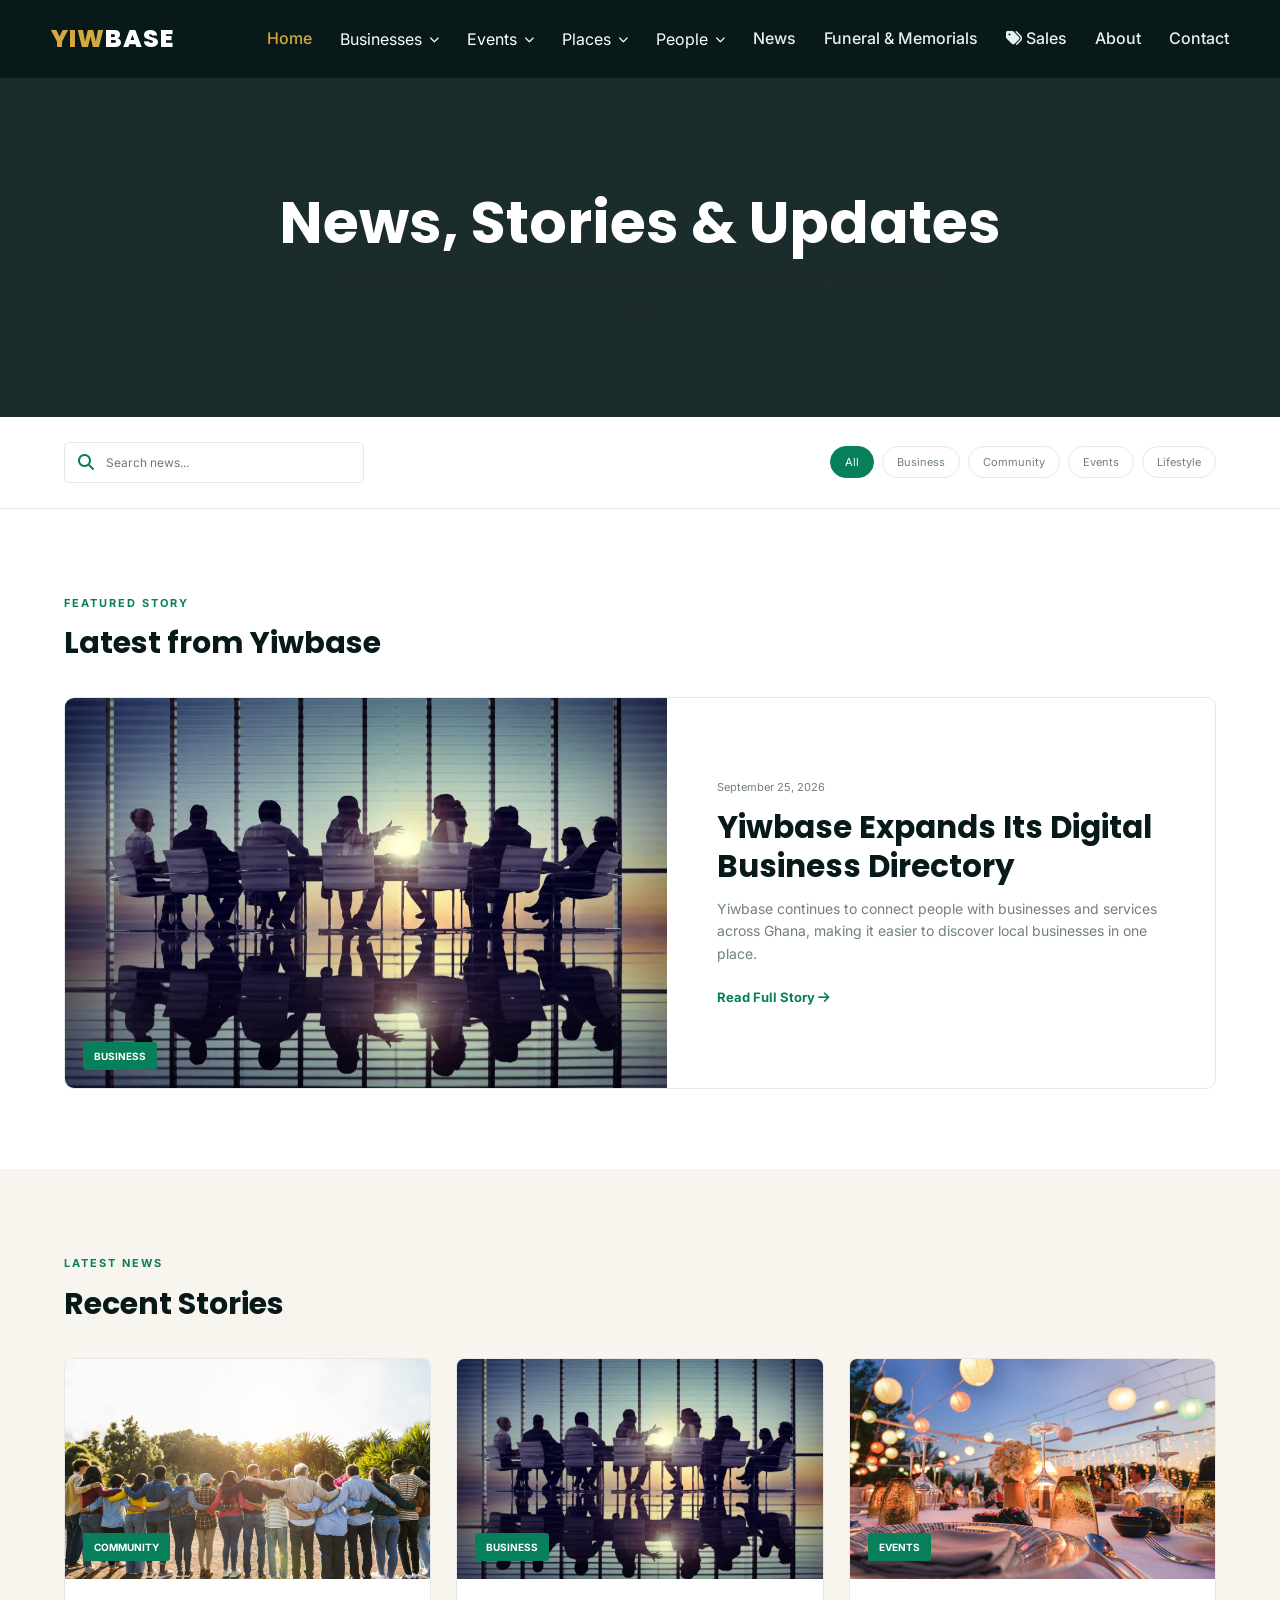
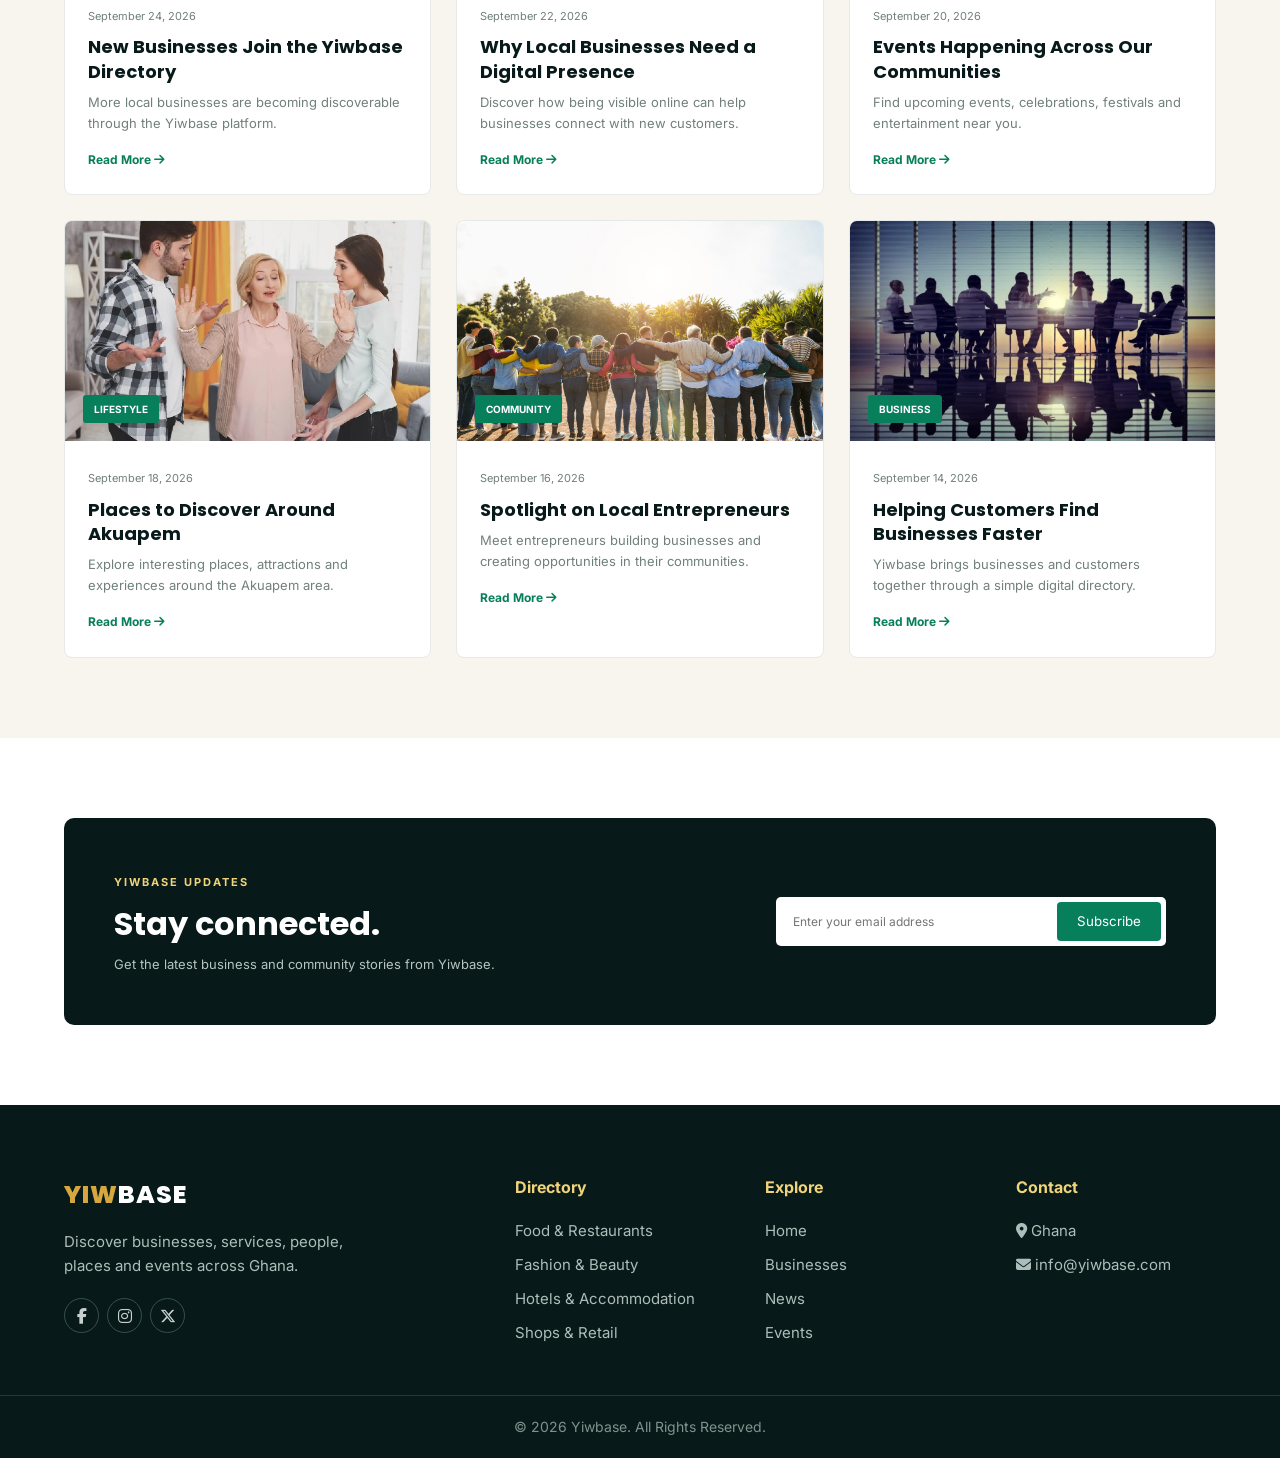
<file: news.html>
<!DOCTYPE html>
<html lang="en">

<head>

    <meta charset="UTF-8">

    <meta name="viewport" content="width=device-width, initial-scale=1.0">

    <title>News | Yiwbase</title>

    <link rel="stylesheet" href="style.css">

    <link rel="stylesheet"
          href="https://cdnjs.cloudflare.com/ajax/libs/font-awesome/6.7.2/css/all.min.css">

</head>
<style>
  
/* =====================================================
   YIWBASE NEWS PAGE
===================================================== */

.news-page-hero {

    background:
        linear-gradient(
            rgba(7, 26, 25, .92),
            rgba(7, 26, 25, .92)
        );

    padding: 100px 0;

    color: white;

    text-align: center;
}

.news-hero-content {

    max-width: 750px;

    margin: auto;
}

.news-hero-content span {

    color: var(--gold-light);

    font-size: 12px;

    letter-spacing: 3px;

    font-weight: 700;
}

.news-hero-content h1 {

    font-family: 'Poppins', sans-serif;

    font-size: clamp(38px, 5vw, 58px);

    line-height: 1.15;

    margin: 12px 0;
}

.news-hero-content p {

    color: #262b2a;

    max-width: 600px;

    margin: auto;

    font-size: 15px;
}


/* NEWS TOOLS */

.news-tools {

    border-bottom: 1px solid var(--border);

    background: white;

    padding: 25px 0;

    position: sticky;

    top: 0;

    z-index: 50;
}

.news-tools-inner {

    display: flex;

    justify-content: space-between;

    align-items: center;

    gap: 25px;
}

.news-search {

    width: 300px;

    border: 1px solid var(--border);

    border-radius: 5px;

    display: flex;

    align-items: center;

    padding: 0 13px;
}

.news-search i {

    color: var(--green);
}

.news-search input {

    border: none;

    outline: none;

    width: 100%;

    padding: 12px;

    font-size: 12px;
}

.news-categories {

    display: flex;

    gap: 8px;

    flex-wrap: wrap;
}

.news-filter {

    border: 1px solid var(--border);

    background: white;

    padding: 8px 14px;

    border-radius: 20px;

    cursor: pointer;

    color: var(--muted);

    font-size: 11px;
}

.news-filter:hover,
.news-filter.active {

    background: var(--green);

    color: white;

    border-color: var(--green);
}


/* NEWS SECTIONS */

.featured-news,
.latest-news {

    padding: 80px 0;
}

.latest-news {

    background: var(--cream);
}

.news-section-title {

    margin-bottom: 30px;
}

.news-section-title span {

    color: var(--green);

    font-size: 11px;

    letter-spacing: 2px;

    font-weight: 700;
}

.news-section-title h2 {

    color: var(--navy);

    font-family: 'Poppins';

    font-size: 30px;

    margin-top: 5px;
}


/* FEATURED */

.featured-news-card {

    display: grid;

    grid-template-columns: 1.1fr 1fr;

    background: white;

    border: 1px solid var(--border);

    border-radius: 10px;

    overflow: hidden;
}

.featured-news-image {

    height: 390px;

    position: relative;
}

.featured-news-image img {

    width: 100%;

    height: 100%;

    object-fit: cover;
}

.news-label {

    position: absolute;

    left: 18px;

    bottom: 18px;

    background: var(--green);

    color: white;

    padding: 6px 11px;

    font-size: 10px;

    font-weight: 700;

    border-radius: 3px;
}

.featured-news-content {

    padding: 50px;

    display: flex;

    flex-direction: column;

    justify-content: center;
}

.featured-news-content small,
.news-post-content small {

    color: var(--muted);

    font-size: 11px;
}

.featured-news-content h2 {

    font-family: 'Poppins';

    color: var(--navy);

    font-size: 31px;

    line-height: 1.25;

    margin: 12px 0;
}

.featured-news-content p {

    color: var(--muted);

    font-size: 14px;
}

.read-more {

    color: var(--green);

    font-size: 13px;

    font-weight: 700;

    margin-top: 22px;
}


/* NEWS GRID */

.news-page-grid {

    display: grid;

    grid-template-columns: repeat(3, 1fr);

    gap: 25px;
}

.news-post {

    background: white;

    border: 1px solid var(--border);

    border-radius: 8px;

    overflow: hidden;

    transition: .3s;
}

.news-post:hover {

    transform: translateY(-5px);

    box-shadow: 0 15px 35px rgba(0,0,0,.08);
}

.news-post-image {

    height: 220px;

    position: relative;
}

.news-post-image img {

    height: 100%;

    object-fit: cover;
}

.news-post-content {

    padding: 23px;
}

.news-post-content h3 {

    font-family: 'Poppins';

    color: var(--navy);

    font-size: 18px;

    line-height: 1.35;

    margin: 8px 0;
}

.news-post-content p {

    color: var(--muted);

    font-size: 13px;
}

.news-post-content a {

    display: inline-block;

    margin-top: 16px;

    color: var(--green);

    font-size: 12px;

    font-weight: 700;
}


/* NO RESULTS */

.news-no-results {

    display: none;

    text-align: center;

    padding: 60px 20px;

    color: var(--muted);
}

.news-no-results i {

    color: var(--green);

    font-size: 40px;

    margin-bottom: 15px;
}

.news-no-results h3 {

    color: var(--navy);

    font-family: 'Poppins';

    margin-bottom: 5px;
}


/* NEWSLETTER */

.newsletter-section {

    padding: 80px 0;
}

.newsletter-box {

    background: var(--navy);

    color: white;

    border-radius: 10px;

    padding: 50px;

    display: flex;

    justify-content: space-between;

    align-items: center;

    gap: 40px;
}

.newsletter-box span {

    color: var(--gold-light);

    font-size: 11px;

    letter-spacing: 2px;

    font-weight: 700;
}

.newsletter-box h2 {

    font-family: 'Poppins';

    font-size: 32px;

    margin: 5px 0;
}

.newsletter-box p {

    color: #b7c5c1;

    font-size: 13px;
}

.newsletter-form {

    display: flex;

    background: white;

    padding: 5px;

    border-radius: 5px;

    min-width: 390px;
}

.newsletter-form input {

    border: none;

    outline: none;

    flex: 1;

    padding: 12px;

    font-size: 12px;
}

.newsletter-form button {

    border: none;

    background: var(--green);

    color: white;

    padding: 0 20px;

    border-radius: 4px;

    cursor: pointer;
}


/* NEWS MOBILE */

@media(max-width: 768px) {

    .news-tools-inner {

        flex-direction: column;

        align-items: stretch;
    }

    .news-search {

        width: 100%;
    }

    .news-categories {

        justify-content: center;
    }

    .featured-news-card {

        grid-template-columns: 1fr;
    }

    .featured-news-image {

        height: 270px;
    }

    .featured-news-content {

        padding: 30px;
    }

    .featured-news-content h2 {

        font-size: 25px;
    }

    .news-page-grid {

        grid-template-columns: 1fr;
    }

    .newsletter-box {

        flex-direction: column;

        align-items: stretch;

        padding: 35px 25px;
    }

    .newsletter-form {

        min-width: 0;

        width: 100%;
    }

}

@media(max-width: 450px) {

    .news-categories {

        justify-content: flex-start;
    }

    .news-filter {

        padding: 7px 10px;
    }

    .newsletter-form {

        flex-direction: column;

        gap: 5px;
    }

    .newsletter-form button {

        padding: 12px;
    }

}
</style>

<body>

 
<header class="navbar">

    <div class="nav-container">

        <!-- LOGO -->
        <a href="index.html" class="logo">
            <span>YIW</span>BASE
        </a>


        <!-- NAVIGATION -->
        <nav id="mainNav">

            <!-- HOME -->
            <a href="index.html" class="active">
                Home
            </a>


            <!--  USINESSES DROPDOWN   -->

            <div class="nav-dropdown">

                <button class="dropdown-btn" type="button">
                    Businesses
                    <i class="fa-solid fa-chevron-down"></i>
                </button>

                <div class="dropdown-menu">

                    <a href="business.html?category=food">
                        <i class="fa-solid fa-utensils"></i>
                        Food & Restaurants
                    </a>

                    <a href="business.html?category=fashion">
                        <i class="fa-solid fa-shirt"></i>
                        Fashion & Beauty
                    </a>

                    <a href="business.html?category=hotels">
                        <i class="fa-solid fa-hotel"></i>
                        Hotels & Accommodation
                    </a>

                    <a href="business.html?category=shops">
                        <i class="fa-solid fa-store"></i>
                        Shops & Retail
                    </a>

                    <a href="business.html?category=health">
                        <i class="fa-solid fa-heart-pulse"></i>
                        Health & Pharmacy
                    </a>

                    <a href="business.html?category=education">
                        <i class="fa-solid fa-graduation-cap"></i>
                        Education
                    </a>

                    <a href="business.html?category=construction">
                        <i class="fa-solid fa-building"></i>
                        Construction
                    </a>

                    <a href="business.html?category=transport">
                        <i class="fa-solid fa-car"></i>
                        Transport
                    </a>

                    <a href="business.html?category=technology">
                        <i class="fa-solid fa-laptop"></i>
                        Technology
                    </a>

                </div>

            </div>


            <!-- =========================
                 EVENTS DROPDOWN
            ========================= -->

            <div class="nav-dropdown">

                <button class="dropdown-btn" type="button">
                    Events
                    <i class="fa-solid fa-chevron-down"></i>
                </button>

                <div class="dropdown-menu">

                    <a href="events.html">
                        <i class="fa-solid fa-calendar-days"></i>
                        All Events
                    </a>

                    <a href="events.html?category=festivals">
                        <i class="fa-solid fa-drum"></i>
                        Festivals
                    </a>

                    <a href="events.html?category=cultural">
                        <i class="fa-solid fa-masks-theater"></i>
                        Cultural Events
                    </a>

                    <a href="events.html?category=entertainment">
                        <i class="fa-solid fa-music"></i>
                        Entertainment
                    </a>

                    <a href="events.html?category=business">
                        <i class="fa-solid fa-briefcase"></i>
                        Business Events
                    </a>

                    <a href="events.html?category=sports">
                        <i class="fa-solid fa-futbol"></i>
                        Sports
                    </a>

                </div>

            </div>


            <!-- =========================
                 PLACES DROPDOWN
            ========================= -->

            <div class="nav-dropdown">

                <button class="dropdown-btn" type="button">
                    Places
                    <i class="fa-solid fa-chevron-down"></i>
                </button>

                <div class="dropdown-menu">

                    <a href="places.html">
                        <i class="fa-solid fa-location-dot"></i>
                        All Places
                    </a>

                    <a href="places.html?category=tourist-attractions">
                        <i class="fa-solid fa-mountain-sun"></i>
                        Tourist Attractions
                    </a>

                    <a href="places.html?category=historic">
                        <i class="fa-solid fa-landmark"></i>
                        Historic Places
                    </a>

                    <a href="places.html?category=culture">
                        <i class="fa-solid fa-building-columns"></i>
                        Cultural Places
                    </a>

                    <a href="places.html?category=hotels">
                        <i class="fa-solid fa-hotel"></i>
                        Hotels & Lodging
                    </a>

                    <a href="places.html?category=restaurants">
                        <i class="fa-solid fa-utensils"></i>
                        Restaurants
                    </a>

                </div>

            </div>


            <!-- =========================
                 PEOPLE DROPDOWN
            ========================= -->

            <div class="nav-dropdown">

                <button class="dropdown-btn" type="button">
                    People
                    <i class="fa-solid fa-chevron-down"></i>
                </button>

                <div class="dropdown-menu">

                    <a href="people.html">
                        <i class="fa-solid fa-users"></i>
                        All People
                    </a>

                    <a href="people.html?category=leaders">
                        <i class="fa-solid fa-crown"></i>
                        Community Leaders
                    </a>

                    <a href="people.html?category=professionals">
                        <i class="fa-solid fa-user-tie"></i>
                        Professionals
                    </a>

                    <a href="people.html?category=business">
                        <i class="fa-solid fa-briefcase"></i>
                        Business People
                    </a>

                    <a href="people.html?category=creatives">
                        <i class="fa-solid fa-palette"></i>
                        Creatives
                    </a>

                    <a href="people.html?category=public-figures">
                        <i class="fa-solid fa-star"></i>
                        Public Figures
                    </a>

                </div>

            </div>


            <!-- NEWS -->
            <a href="news.html">
                News
            </a>

                 <!-- FUNERAL & MEMORIALS -->
        <a href="funeral.html">
            <!-- <i class="fa-solid fa-heart"></i> -->
            Funeral & Memorials
        </a>


            <!-- SALES -->
    <a href="sales.html">
    <i class="fa-solid fa-tags"></i>
    Sales
</a> 


            <!-- ABOUT -->
            <a href="index.html#about">
                About
            </a>


            <!-- CONTACT -->
            <a href="index.html#contact">
                Contact
            </a>

        </nav>


        <!-- MOBILE MENU BUTTON -->
        <button class="menu-btn" id="menuBtn" type="button">
            <i class="fa-solid fa-bars"></i>
        </button>

    </div>

</header>

<!-- ================= NEWS HERO ================= -->

<section class="news-page-hero">

    <div class="container">

        <div class="news-hero-content">

            <!-- <span>
                YIWBASE NEWS
            </span> -->

            <h1>
                News, Stories & Updates
            </h1>

            <p>
                Stay informed about businesses, communities,
                events and what's happening across Ghana.
            </p>

        </div>

    </div>

</section>



<!-- ================= NEWS SEARCH ================= -->

<section class="news-tools">

    <div class="container news-tools-inner">

        <div class="news-search">

            <i class="fa-solid fa-magnifying-glass"></i>

            <input
                type="text"
                id="newsSearch"
                placeholder="Search news..."
            >

        </div>


        <div class="news-categories">

            <button class="news-filter active"
                    data-category="all">
                All
            </button>

            <button class="news-filter"
                    data-category="business">
                Business
            </button>

            <button class="news-filter"
                    data-category="community">
                Community
            </button>

            <button class="news-filter"
                    data-category="events">
                Events
            </button>

            <button class="news-filter"
                    data-category="lifestyle">
                Lifestyle
            </button>

        </div>

    </div>

</section>



<!-- ================= FEATURED NEWS ================= -->

<section class="featured-news">

    <div class="container">

        <div class="news-section-title">

            <div>

                <span>
                    FEATURED STORY
                </span>

                <h2>
                    Latest from Yiwbase
                </h2>

            </div>

        </div>


        <article class="featured-news-card"
                 data-category="business">

            <div class="featured-news-image">

                <img src="images/business.webp"
                     alt="Featured Yiwbase News">

                <span class="news-label">
                    BUSINESS
                </span>

            </div>


            <div class="featured-news-content">

                <small>
                    September 25, 2026
                </small>

                <h2>
                    Yiwbase Expands Its Digital Business Directory
                </h2>

                <p>
                    Yiwbase continues to connect people with
                    businesses and services across Ghana,
                    making it easier to discover local businesses
                    in one place.
                </p>

                <a href="#" class="read-more">
                    Read Full Story
                    <i class="fa-solid fa-arrow-right"></i>
                </a>

            </div>

        </article>

    </div>

</section>



<!--  LATEST NEWS -->

<section class="latest-news">

    <div class="container">

        <div class="news-section-title">

            <div>

                <span>
                    LATEST NEWS
                </span>

                <h2>
                    Recent Stories
                </h2>

            </div>

        </div>


        <div class="news-page-grid">


            <!-- NEWS 1 -->

            <article class="news-post"
                     data-category="community">

                <div class="news-post-image">

                    <img src="images/community.jpg"
                         alt="Community News">

                    <span class="news-label">
                        COMMUNITY
                    </span>

                </div>

                <div class="news-post-content">

                    <small>
                        September 24, 2026
                    </small>

                    <h3>
                        New Businesses Join the Yiwbase Directory
                    </h3>

                    <p>
                        More local businesses are becoming
                        discoverable through the Yiwbase platform.
                    </p>

                    <a href="#">
                        Read More
                        <i class="fa-solid fa-arrow-right"></i>
                    </a>

                </div>

            </article>



            <!-- NEWS 2 -->

            <article class="news-post"
                     data-category="business">

                <div class="news-post-image">

                    <img src="images/business.webp"
                         alt="Business News">

                    <span class="news-label">
                        BUSINESS
                    </span>

                </div>

                <div class="news-post-content">

                    <small>
                        September 22, 2026
                    </small>

                    <h3>
                        Why Local Businesses Need a Digital Presence
                    </h3>

                    <p>
                        Discover how being visible online can
                        help businesses connect with new customers.
                    </p>

                    <a href="#">
                        Read More
                        <i class="fa-solid fa-arrow-right"></i>
                    </a>

                </div>

            </article>



            <!-- NEWS 3 -->

            <article class="news-post"
                     data-category="events">

                <div class="news-post-image">

                    <img src="images/event.jpg"
                         alt="Events News">

                    <span class="news-label">
                        EVENTS
                    </span>

                </div>

                <div class="news-post-content">

                    <small>
                        September 20, 2026
                    </small>

                    <h3>
                        Events Happening Across Our Communities
                    </h3>

                    <p>
                        Find upcoming events, celebrations,
                        festivals and entertainment near you.
                    </p>

                    <a href="#">
                        Read More
                        <i class="fa-solid fa-arrow-right"></i>
                    </a>

                </div>

            </article>



            <!-- NEWS 4 -->

            <article class="news-post"
                     data-category="lifestyle">

                <div class="news-post-image">

                    <img src="images/lifenews.jpg"
                         alt="Lifestyle News">

                    <span class="news-label">
                        LIFESTYLE
                    </span>

                </div>

                <div class="news-post-content">

                    <small>
                        September 18, 2026
                    </small>

                    <h3>
                        Places to Discover Around Akuapem
                    </h3>

                    <p>
                        Explore interesting places, attractions
                        and experiences around the Akuapem area.
                    </p>

                    <a href="#">
                        Read More
                        <i class="fa-solid fa-arrow-right"></i>
                    </a>

                </div>

            </article>



            <!-- NEWS 5 -->

            <article class="news-post"
                     data-category="community">

                <div class="news-post-image">

                    <img src="images/community.jpg"
                         alt="Community Story">

                    <span class="news-label">
                        COMMUNITY
                    </span>

                </div>

                <div class="news-post-content">

                    <small>
                        September 16, 2026
                    </small>

                    <h3>
                        Spotlight on Local Entrepreneurs
                    </h3>

                    <p>
                        Meet entrepreneurs building businesses
                        and creating opportunities in their communities.
                    </p>

                    <a href="#">
                        Read More
                        <i class="fa-solid fa-arrow-right"></i>
                    </a>

                </div>

            </article>



            <!-- NEWS 6 -->

            <article class="news-post"
                     data-category="business">

                <div class="news-post-image">

                    <img src="images/business.webp"
                         alt="Business Story">

                    <span class="news-label">
                        BUSINESS
                    </span>

                </div>

                <div class="news-post-content">

                    <small>
                        September 14, 2026
                    </small>

                    <h3>
                        Helping Customers Find Businesses Faster
                    </h3>

                    <p>
                        Yiwbase brings businesses and customers
                        together through a simple digital directory.
                    </p>

                    <a href="#">
                        Read More
                        <i class="fa-solid fa-arrow-right"></i>
                    </a>

                </div>

            </article>

        </div>


        <!-- NO RESULTS -->

        <div class="news-no-results"
             id="newsNoResults">

            <i class="fa-solid fa-newspaper"></i>

            <h3>
                No news found
            </h3>

            <p>
                Try another search or category.
            </p>

        </div>

    </div>

</section>



<!-- ================= NEWSLETTER ================= -->

<section class="newsletter-section">

    <div class="container newsletter-box">

        <div>

            <span>
                YIWBASE UPDATES
            </span>

            <h2>
                Stay connected.
            </h2>

            <p>
                Get the latest business and community
                stories from Yiwbase.
            </p>

        </div>


        <form class="newsletter-form"
              onsubmit="return false;">

            <input
                type="email"
                placeholder="Enter your email address"
            >

            <button>
                Subscribe
            </button>

        </form>

    </div>

</section>



<!-- ================= FOOTER ================= -->

<footer>

    <div class="container footer-grid">

        <div class="footer-about">

            <a href="index.html"
               class="logo footer-logo">

                <span>YIW</span>BASE

            </a>

            <p>
                Discover businesses, services, people,
                places and events across Ghana.
            </p>

            <div class="socials">

                <a href="#">
                    <i class="fa-brands fa-facebook-f"></i>
                </a>

                <a href="#">
                    <i class="fa-brands fa-instagram"></i>
                </a>

                <a href="#">
                    <i class="fa-brands fa-x-twitter"></i>
                </a>

            </div>

        </div>


        <div class="footer-links">

            <h4>
                Directory
            </h4>

            <a href="business.html?category=food">
                Food & Restaurants
            </a>

            <a href="business.html?category=fashion">
                Fashion & Beauty
            </a>

            <a href="business.html?category=hotels">
                Hotels & Accommodation
            </a>

            <a href="business.html?category=shops">
                Shops & Retail
            </a>

        </div>


        <div class="footer-links">

            <h4>
                Explore
            </h4>

            <a href="index.html">
                Home
            </a>

            <a href="business.html">
                Businesses
            </a>

            <a href="news.html">
                News
            </a>

            <a href="#">
                Events
            </a>

        </div>


        <div class="footer-links">

            <h4>
                Contact
            </h4>

            <p>
                <i class="fa-solid fa-location-dot"></i>
                Ghana
            </p>

            <p>
                <i class="fa-solid fa-envelope"></i>
                info@yiwbase.com
            </p>

        </div>

    </div>


    <div class="footer-bottom">

        <p>
            © 2026 Yiwbase. All Rights Reserved.
        </p>

    </div>

</footer>


<script src="script.js"></script>

<script>

/* ================= NEWS FILTER ================= */

const newsFilters =
    document.querySelectorAll(".news-filter");

const newsPosts =
    document.querySelectorAll(".news-post");

const featuredNews =
    document.querySelector(".featured-news-card");

const newsSearch =
    document.getElementById("newsSearch");

const noResults =
    document.getElementById("newsNoResults");


let selectedCategory = "all";


/* FILTER BUTTONS */

newsFilters.forEach(function(button) {

    button.addEventListener("click", function() {

        newsFilters.forEach(function(btn) {

            btn.classList.remove("active");

        });

        this.classList.add("active");

        selectedCategory =
            this.dataset.category;

        filterNews();

    });

});


/* SEARCH */

if (newsSearch) {

    newsSearch.addEventListener(
        "input",
        function() {

            filterNews();

        }
    );

}


/* FILTER FUNCTION */

function filterNews() {

    const search =
        newsSearch.value
        .toLowerCase()
        .trim();

    let visible = 0;


    newsPosts.forEach(function(post) {

        const category =
            post.dataset.category;

        const text =
            post.innerText.toLowerCase();


        const categoryMatch =
            selectedCategory === "all" ||
            category === selectedCategory;


        const searchMatch =
            search === "" ||
            text.includes(search);


        if (categoryMatch && searchMatch) {

            post.style.display = "";

            visible++;

        } else {

            post.style.display = "none";

        }

    });


    /* FEATURED STORY */

    if (featuredNews) {

        const featuredCategory =
            featuredNews.dataset.category;


        const featuredText =
            featuredNews.innerText.toLowerCase();


        const categoryMatch =
            selectedCategory === "all" ||
            featuredCategory === selectedCategory;


        const searchMatch =
            search === "" ||
            featuredText.includes(search);


        if (categoryMatch && searchMatch) {

            featuredNews.style.display = "";

        } else {

            featuredNews.style.display = "none";

        }

    }


    /* NO RESULTS */

    if (noResults) {

        if (visible === 0) {

            noResults.style.display = "block";

        } else {

            noResults.style.display = "none";

        }

    }

}

</script>

</body>
</html>
</file>
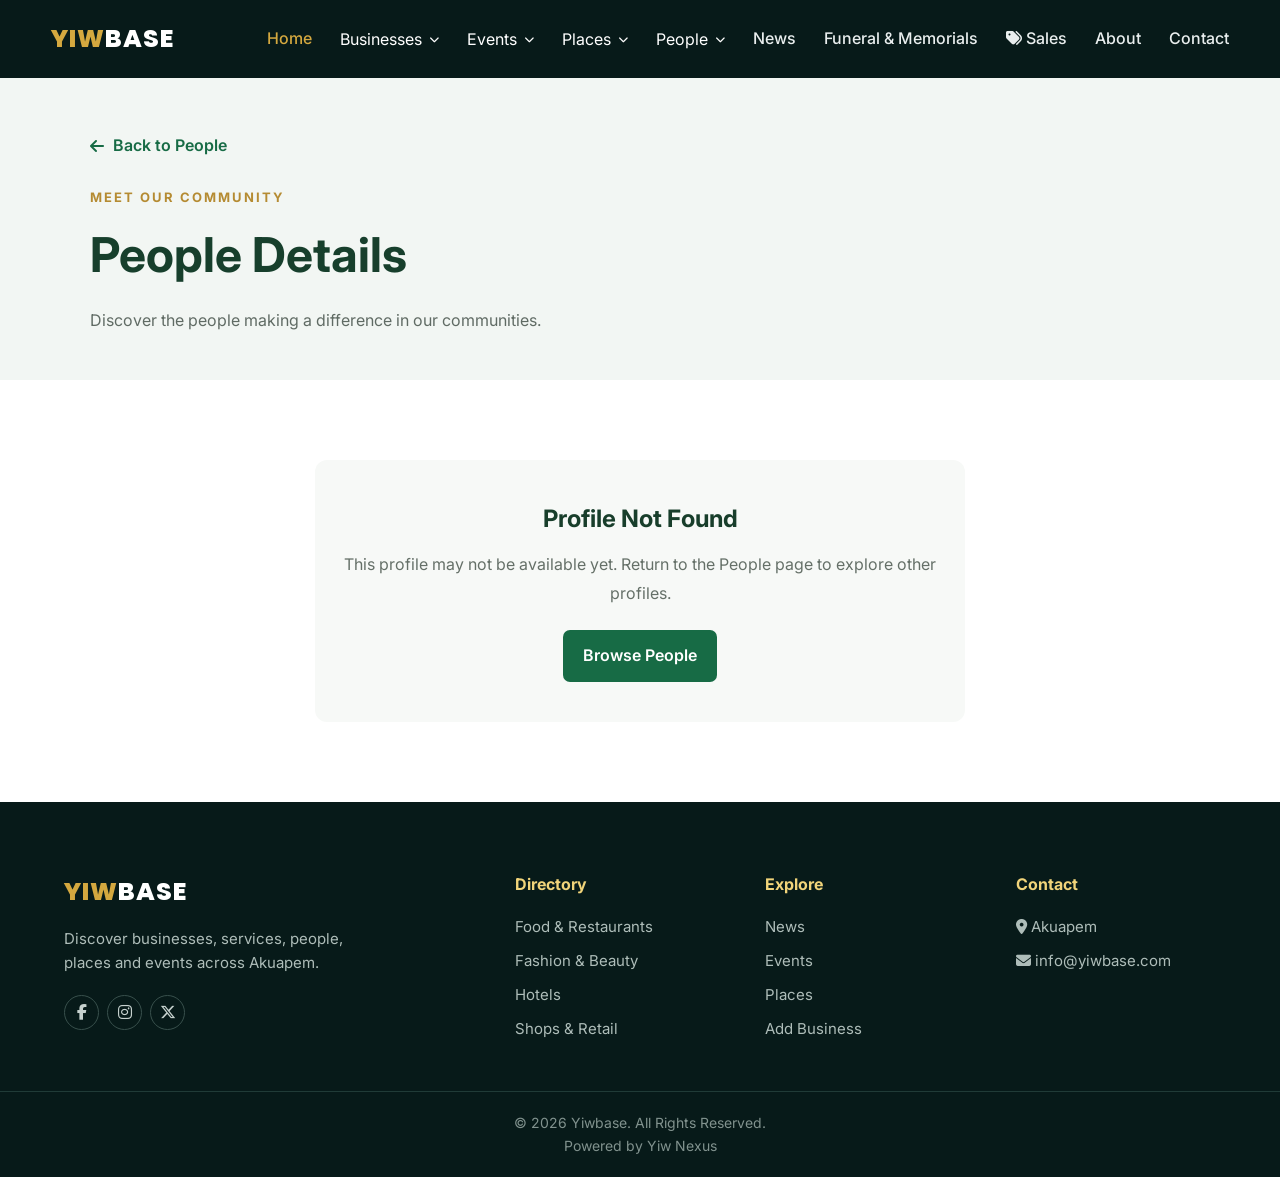
<file: person-details.html>
<!DOCTYPE html>
<html lang="en">
<head>
    <meta charset="UTF-8">
    <meta name="viewport" content="width=device-width, initial-scale=1.0">

    <title>People Details | Yiwbase</title>

    <meta name="description" content="Discover community leaders, professionals, business people and creatives on Yiwbase.">

    <link rel="stylesheet" href="style.css">

    <link rel="stylesheet"
          href="https://cdnjs.cloudflare.com/ajax/libs/font-awesome/6.7.2/css/all.min.css">
</head>
<body>

 
<header class="navbar">

    <div class="nav-container">

        <!-- LOGO -->
        <a href="index.html" class="logo">
            <span>YIW</span>BASE
        </a>


        <!-- NAVIGATION -->
        <nav id="mainNav">

            <!-- HOME -->
            <a href="index.html" class="active">
                Home
            </a>


            <!--  USINESSES DROPDOWN   -->

            <div class="nav-dropdown">

                <button class="dropdown-btn" type="button">
                    Businesses
                    <i class="fa-solid fa-chevron-down"></i>
                </button>

                <div class="dropdown-menu">

                    <a href="business.html?category=food">
                        <i class="fa-solid fa-utensils"></i>
                        Food & Restaurants
                    </a>

                    <a href="business.html?category=fashion">
                        <i class="fa-solid fa-shirt"></i>
                        Fashion & Beauty
                    </a>

                    <a href="business.html?category=hotels">
                        <i class="fa-solid fa-hotel"></i>
                        Hotels & Accommodation
                    </a>

                    <a href="business.html?category=shops">
                        <i class="fa-solid fa-store"></i>
                        Shops & Retail
                    </a>

                    <a href="business.html?category=health">
                        <i class="fa-solid fa-heart-pulse"></i>
                        Health & Pharmacy
                    </a>

                    <a href="business.html?category=education">
                        <i class="fa-solid fa-graduation-cap"></i>
                        Education
                    </a>

                    <a href="business.html?category=construction">
                        <i class="fa-solid fa-building"></i>
                        Construction
                    </a>

                    <a href="business.html?category=transport">
                        <i class="fa-solid fa-car"></i>
                        Transport
                    </a>

                    <a href="business.html?category=technology">
                        <i class="fa-solid fa-laptop"></i>
                        Technology
                    </a>

                </div>

            </div>


            <!-- =========================
                 EVENTS DROPDOWN
            ========================= -->

            <div class="nav-dropdown">

                <button class="dropdown-btn" type="button">
                    Events
                    <i class="fa-solid fa-chevron-down"></i>
                </button>

                <div class="dropdown-menu">

                    <a href="events.html">
                        <i class="fa-solid fa-calendar-days"></i>
                        All Events
                    </a>

                    <a href="events.html?category=festivals">
                        <i class="fa-solid fa-drum"></i>
                        Festivals
                    </a>

                    <a href="events.html?category=cultural">
                        <i class="fa-solid fa-masks-theater"></i>
                        Cultural Events
                    </a>

                    <a href="events.html?category=entertainment">
                        <i class="fa-solid fa-music"></i>
                        Entertainment
                    </a>

                    <a href="events.html?category=business">
                        <i class="fa-solid fa-briefcase"></i>
                        Business Events
                    </a>

                    <a href="events.html?category=sports">
                        <i class="fa-solid fa-futbol"></i>
                        Sports
                    </a>

                </div>

            </div>


            <!-- =========================
                 PLACES DROPDOWN
            ========================= -->

            <div class="nav-dropdown">

                <button class="dropdown-btn" type="button">
                    Places
                    <i class="fa-solid fa-chevron-down"></i>
                </button>

                <div class="dropdown-menu">

                    <a href="places.html">
                        <i class="fa-solid fa-location-dot"></i>
                        All Places
                    </a>

                    <a href="places.html?category=tourist-attractions">
                        <i class="fa-solid fa-mountain-sun"></i>
                        Tourist Attractions
                    </a>

                    <a href="places.html?category=historic">
                        <i class="fa-solid fa-landmark"></i>
                        Historic Places
                    </a>

                    <a href="places.html?category=culture">
                        <i class="fa-solid fa-building-columns"></i>
                        Cultural Places
                    </a>

                    <a href="places.html?category=hotels">
                        <i class="fa-solid fa-hotel"></i>
                        Hotels & Lodging
                    </a>

                    <a href="places.html?category=restaurants">
                        <i class="fa-solid fa-utensils"></i>
                        Restaurants
                    </a>

                </div>

            </div>


            <!-- =========================
                 PEOPLE DROPDOWN
            ========================= -->

            <div class="nav-dropdown">

                <button class="dropdown-btn" type="button">
                    People
                    <i class="fa-solid fa-chevron-down"></i>
                </button>

                <div class="dropdown-menu">

                    <a href="people.html">
                        <i class="fa-solid fa-users"></i>
                        All People
                    </a>

                    <a href="people.html?category=leaders">
                        <i class="fa-solid fa-crown"></i>
                        Community Leaders
                    </a>

                    <a href="people.html?category=professionals">
                        <i class="fa-solid fa-user-tie"></i>
                        Professionals
                    </a>

                    <a href="people.html?category=business">
                        <i class="fa-solid fa-briefcase"></i>
                        Business People
                    </a>

                    <a href="people.html?category=creatives">
                        <i class="fa-solid fa-palette"></i>
                        Creatives
                    </a>

                    <a href="people.html?category=public-figures">
                        <i class="fa-solid fa-star"></i>
                        Public Figures
                    </a>

                </div>

            </div>


            <!-- NEWS -->
            <a href="news.html">
                News
            </a>

                 <!-- FUNERAL & MEMORIALS -->
        <a href="funeral.html">
            <!-- <i class="fa-solid fa-heart"></i> -->
            Funeral & Memorials
        </a>


            <!-- SALES -->
    <a href="sales.html">
    <i class="fa-solid fa-tags"></i>
    Sales
</a> 


            <!-- ABOUT -->
            <a href="index.html#about">
                About
            </a>


            <!-- CONTACT -->
            <a href="index.html#contact">
                Contact
            </a>

        </nav>


        <!-- MOBILE MENU BUTTON -->
        <button class="menu-btn" id="menuBtn" type="button">
            <i class="fa-solid fa-bars"></i>
        </button>

    </div>

</header>
<!-- PAGE HERO -->
<section class="person-details-top">
    <div class="container">
        <a href="people.html" class="person-back-link">
            <i class="fas fa-arrow-left"></i> Back to People
        </a>

        <p class="person-details-eyebrow">MEET OUR COMMUNITY</p>
        <h1>People Details</h1>
        <p>Discover the people making a difference in our communities.</p>
    </div>
</section>

<!-- PROFILE CONTENT -->
<section class="person-details-section">
    <div class="container">

        <div id="personDetails">
            <p>Loading profile...</p>
        </div>

    </div>
</section>


<footer>

    <div class="container footer-grid">

        <div class="footer-about">

            <a href="index.html" class="logo footer-logo">
                <span>YIW</span>BASE
            </a>

            <p>
                Discover businesses, services, people,
                places and events across Akuapem.
            </p>

            <div class="socials">

                <a href="#">
                    <i class="fa-brands fa-facebook-f"></i>
                </a>

                <a href="#">
                    <i class="fa-brands fa-instagram"></i>
                </a>

                <a href="#">
                    <i class="fa-brands fa-x-twitter"></i>
                </a>

            </div>

        </div>


        <div class="footer-links">

            <h4>Directory</h4>

            <a href="business.html?category=food">
                Food & Restaurants
            </a>

            <a href="business.html?category=fashion">
                Fashion & Beauty
            </a>

            <a href="business.html?category=hotels">
                Hotels
            </a>

            <a href="business.html?category=shops">
                Shops & Retail
            </a>

        </div>


        <div class="footer-links">

            <h4>Explore</h4>

            <a href="news.html">
                News
            </a>

            <a href="#">
                Events
            </a>

            <a href="#">
                Places
            </a>

            <a href="#">
                Add Business
            </a>

        </div>


        <div class="footer-links">

            <h4>Contact</h4>

            <p>
                <i class="fa-solid fa-location-dot"></i>
                Akuapem
            </p>

            <p>
                <i class="fa-solid fa-envelope"></i>
                info@yiwbase.com
            </p>

        </div>

    </div>


    <div class="footer-bottom">

        <p>
            © 2026 Yiwbase. All Rights Reserved.
        </p>

        <p>
            Powered by Yiw Nexus
        </p>


    </div>

</footer>

 

<script src="script.js"></script>

<script>
const profiles = {
    "community-leader-1": {
        name: "Community Leader",
        category: "Community Leaders",
        role: "Community Leadership",
        location: "Akuapem, Ghana",
        image: "images/ohene.jpeg",
        biography: "This profile is reserved for a community leader. Add the person's verified biography, achievements, community service and contributions here.",
        phone: "",
        whatsapp: "",
        email: ""
    },

    "professional-1": {
        name: "Professional",
        category: "Professionals",
        role: "Professional Services",
        location: "Akuapem, Ghana",
        image: "images/pp.webp",
        biography: "This profile is reserved for a professional. Add the person's verified qualifications, experience, areas of expertise and achievements here.",
        phone: "",
        whatsapp: "",
        email: ""
    },

    "business-person-1": {
        name: "Business Person",
        category: "Business People",
        role: "Business & Entrepreneurship",
        location: "Akuapem, Ghana",
        image: "images/bp.jpg",
        biography: "This profile is reserved for a business person. Add information about their business, services, experience and contribution to the local economy.",
        phone: "",
        whatsapp: "",
        email: ""
    },

    "creative-1": {
        name: "Creative Professional",
        category: "Creatives",
        role: "Arts & Creativity",
        location: "Akuapem, Ghana",
        image: "images/cp.jpeg",
        biography: "This profile is reserved for a creative professional. Add their creative work, background, accomplishments and areas of specialization.",
        phone: "",
        whatsapp: "",
        email: ""
    },

    "public-figure-1": {
        name: "Public Figure",
        category: "Public Figures",
        role: "Community & Public Service",
        location: "Akuapem, Ghana",
        image: "images/pfp.webp",
        biography: "This profile is reserved for a public figure. Add a verified biography highlighting their public work and contributions.",
        phone: "",
        whatsapp: "",
        email: ""
    },

    "community-leader-2": {
        name: "Community Leader",
        category: "Community Leaders",
        role: "Community Leadership",
        location: "Akuapem, Ghana",
        image: "images/crp.jpeg",
        biography: "This profile is reserved for another community leader. Add their verified background, leadership experience and community contributions.",
        phone: "",
        whatsapp: "",
        email: ""
    }
};

const params = new URLSearchParams(window.location.search);
const personId = params.get("person");
const person = profiles[personId];
const profileContainer = document.getElementById("personDetails");

if (person) {
    document.title = person.name + " | Yiwbase";

    const profileImage = document.createElement("img");
    profileImage.className = "person-profile-image";
    profileImage.src = person.image;
    profileImage.alt = person.name;
    profileImage.onerror = function () {
        this.style.display = "none";
    };

    const content = document.createElement("div");
    content.className = "person-profile-content";

    const category = document.createElement("span");
    category.className = "person-profile-category";
    category.textContent = person.category;

    const name = document.createElement("h2");
    name.textContent = person.name;

    const role = document.createElement("p");
    role.className = "person-profile-role";
    role.textContent = person.role;

    const location = document.createElement("p");
    location.className = "person-profile-meta";
    location.innerHTML = '<i class="fas fa-location-dot"></i> ';
    location.appendChild(document.createTextNode(" " + person.location));

    const biographyHeading = document.createElement("h3");
    biographyHeading.textContent = "About";

    const biography = document.createElement("p");
    biography.className = "person-biography";
    biography.textContent = person.biography;

    content.append(category, name, role, location, biographyHeading, biography);

    const contactButtons = document.createElement("div");
    contactButtons.className = "person-contact-buttons";

    if (person.phone) {
        const phoneLink = document.createElement("a");
        phoneLink.className = "person-profile-button";
        phoneLink.href = "tel:" + person.phone;
        phoneLink.innerHTML = '<i class="fas fa-phone"></i> Call';
        contactButtons.appendChild(phoneLink);
    }

    if (person.whatsapp) {
        const whatsappLink = document.createElement("a");
        whatsappLink.className = "person-profile-button whatsapp-button";
        whatsappLink.href = "https://wa.me/" + person.whatsapp.replace(/\D/g, "");
        whatsappLink.target = "_blank";
        whatsappLink.rel = "noopener";
        whatsappLink.innerHTML = '<i class="fab fa-whatsapp"></i> WhatsApp';
        contactButtons.appendChild(whatsappLink);
    }

    if (person.email) {
        const emailLink = document.createElement("a");
        emailLink.className = "person-profile-button";
        emailLink.href = "mailto:" + person.email;
        emailLink.innerHTML = '<i class="fas fa-envelope"></i> Email';
        contactButtons.appendChild(emailLink);
    }

    if (contactButtons.children.length) {
        content.appendChild(contactButtons);
    }

    const profileCard = document.createElement("div");
    profileCard.className = "person-profile-card";
    profileCard.append(profileImage, content);

    profileContainer.replaceChildren(profileCard);

} else {
    const message = document.createElement("div");
    message.className = "person-profile-not-found";

    const heading = document.createElement("h2");
    heading.textContent = "Profile Not Found";

    const paragraph = document.createElement("p");
    paragraph.textContent = "This profile may not be available yet. Return to the People page to explore other profiles.";

    const backLink = document.createElement("a");
    backLink.href = "people.html";
    backLink.className = "person-profile-button";
    backLink.textContent = "Browse People";

    message.append(heading, paragraph, backLink);
    profileContainer.replaceChildren(message);
}
</script>

</body>
</html>
</file>
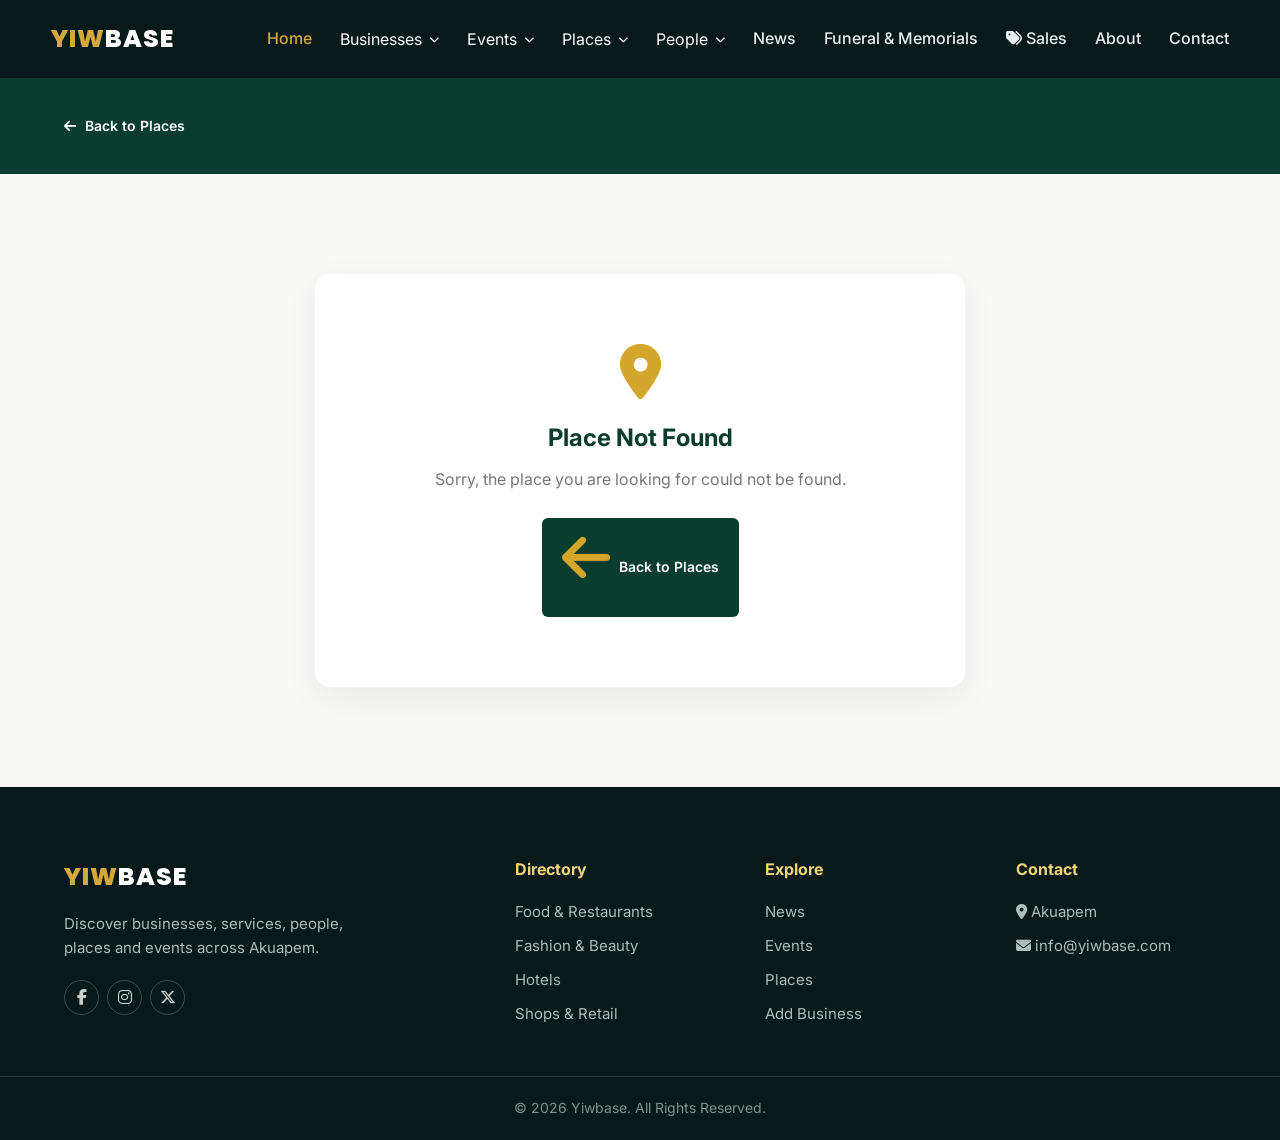
<file: place-details.html>
<!DOCTYPE html>
<html lang="en">

<head>

    <meta charset="UTF-8">

    <meta name="viewport"
          content="width=device-width, initial-scale=1.0">

    <title>Place Details | Yiwbase</title>

    <link rel="stylesheet"
          href="https://cdnjs.cloudflare.com/ajax/libs/font-awesome/6.7.0/css/all.min.css">

    <link rel="stylesheet" href="style.css">

</head>


<body>
 
<header class="navbar">

    <div class="nav-container">

        <!-- LOGO -->
        <a href="index.html" class="logo">
            <span>YIW</span>BASE
        </a>


        <!-- NAVIGATION -->
        <nav id="mainNav">

            <!-- HOME -->
            <a href="index.html" class="active">
                Home
            </a>


            <!--  USINESSES DROPDOWN   -->

            <div class="nav-dropdown">

                <button class="dropdown-btn" type="button">
                    Businesses
                    <i class="fa-solid fa-chevron-down"></i>
                </button>

                <div class="dropdown-menu">

                    <a href="business.html?category=food">
                        <i class="fa-solid fa-utensils"></i>
                        Food & Restaurants
                    </a>

                    <a href="business.html?category=fashion">
                        <i class="fa-solid fa-shirt"></i>
                        Fashion & Beauty
                    </a>

                    <a href="business.html?category=hotels">
                        <i class="fa-solid fa-hotel"></i>
                        Hotels & Accommodation
                    </a>

                    <a href="business.html?category=shops">
                        <i class="fa-solid fa-store"></i>
                        Shops & Retail
                    </a>

                    <a href="business.html?category=health">
                        <i class="fa-solid fa-heart-pulse"></i>
                        Health & Pharmacy
                    </a>

                    <a href="business.html?category=education">
                        <i class="fa-solid fa-graduation-cap"></i>
                        Education
                    </a>

                    <a href="business.html?category=construction">
                        <i class="fa-solid fa-building"></i>
                        Construction
                    </a>

                    <a href="business.html?category=transport">
                        <i class="fa-solid fa-car"></i>
                        Transport
                    </a>

                    <a href="business.html?category=technology">
                        <i class="fa-solid fa-laptop"></i>
                        Technology
                    </a>

                </div>

            </div>


            <!-- =========================
                 EVENTS DROPDOWN
            ========================= -->

            <div class="nav-dropdown">

                <button class="dropdown-btn" type="button">
                    Events
                    <i class="fa-solid fa-chevron-down"></i>
                </button>

                <div class="dropdown-menu">

                    <a href="events.html">
                        <i class="fa-solid fa-calendar-days"></i>
                        All Events
                    </a>

                    <a href="events.html?category=festivals">
                        <i class="fa-solid fa-drum"></i>
                        Festivals
                    </a>

                    <a href="events.html?category=cultural">
                        <i class="fa-solid fa-masks-theater"></i>
                        Cultural Events
                    </a>

                    <a href="events.html?category=entertainment">
                        <i class="fa-solid fa-music"></i>
                        Entertainment
                    </a>

                    <a href="events.html?category=business">
                        <i class="fa-solid fa-briefcase"></i>
                        Business Events
                    </a>

                    <a href="events.html?category=sports">
                        <i class="fa-solid fa-futbol"></i>
                        Sports
                    </a>

                </div>

            </div>


            <!-- =========================
                 PLACES DROPDOWN
            ========================= -->

            <div class="nav-dropdown">

                <button class="dropdown-btn" type="button">
                    Places
                    <i class="fa-solid fa-chevron-down"></i>
                </button>

                <div class="dropdown-menu">

                    <a href="places.html">
                        <i class="fa-solid fa-location-dot"></i>
                        All Places
                    </a>

                    <a href="places.html?category=tourist-attractions">
                        <i class="fa-solid fa-mountain-sun"></i>
                        Tourist Attractions
                    </a>

                    <a href="places.html?category=historic">
                        <i class="fa-solid fa-landmark"></i>
                        Historic Places
                    </a>

                    <a href="places.html?category=culture">
                        <i class="fa-solid fa-building-columns"></i>
                        Cultural Places
                    </a>

                    <a href="places.html?category=hotels">
                        <i class="fa-solid fa-hotel"></i>
                        Hotels & Lodging
                    </a>

                    <a href="places.html?category=restaurants">
                        <i class="fa-solid fa-utensils"></i>
                        Restaurants
                    </a>

                </div>

            </div>


            <!-- =========================
                 PEOPLE DROPDOWN
            ========================= -->

            <div class="nav-dropdown">

                <button class="dropdown-btn" type="button">
                    People
                    <i class="fa-solid fa-chevron-down"></i>
                </button>

                <div class="dropdown-menu">

                    <a href="people.html">
                        <i class="fa-solid fa-users"></i>
                        All People
                    </a>

                    <a href="people.html?category=leaders">
                        <i class="fa-solid fa-crown"></i>
                        Community Leaders
                    </a>

                    <a href="people.html?category=professionals">
                        <i class="fa-solid fa-user-tie"></i>
                        Professionals
                    </a>

                    <a href="people.html?category=business">
                        <i class="fa-solid fa-briefcase"></i>
                        Business People
                    </a>

                    <a href="people.html?category=creatives">
                        <i class="fa-solid fa-palette"></i>
                        Creatives
                    </a>

                    <a href="people.html?category=public-figures">
                        <i class="fa-solid fa-star"></i>
                        Public Figures
                    </a>

                </div>

            </div>


            <!-- NEWS -->
            <a href="news.html">
                News
            </a>

                 <!-- FUNERAL & MEMORIALS -->
        <a href="funeral.html">
            <!-- <i class="fa-solid fa-heart"></i> -->
            Funeral & Memorials
        </a>


            <!-- SALES -->
    <a href="sales.html">
    <i class="fa-solid fa-tags"></i>
    Sales
</a> 


            <!-- ABOUT -->
            <a href="index.html#about">
                About
            </a>


            <!-- CONTACT -->
            <a href="index.html#contact">
                Contact
            </a>

        </nav>


        <!-- MOBILE MENU BUTTON -->
        <button class="menu-btn" id="menuBtn" type="button">
            <i class="fa-solid fa-bars"></i>
        </button>

    </div>

</header>

<!-- =====================================================
     BACK TO PLACES
===================================================== -->

<section class="place-details-hero">

    <div class="container">

        <a
            href="places.html"
            class="back-places">

            <i class="fa-solid fa-arrow-left"></i>

            Back to Places

        </a>

    </div>

</section>



<!-- =====================================================
     PLACE DETAILS
===================================================== -->

<section class="place-details-section">

    <div class="container">

        <div id="placeDetails">

            <!-- JavaScript loads place here -->

        </div>

    </div>

</section>


<footer>

    <div class="container footer-grid">

        <div class="footer-about">

            <a href="index.html" class="logo footer-logo">
                <span>YIW</span>BASE
            </a>

            <p>
                Discover businesses, services, people,
                places and events across Akuapem.
            </p>

            <div class="socials">

                <a href="#">
                    <i class="fa-brands fa-facebook-f"></i>
                </a>

                <a href="#">
                    <i class="fa-brands fa-instagram"></i>
                </a>

                <a href="#">
                    <i class="fa-brands fa-x-twitter"></i>
                </a>

            </div>

        </div>


        <div class="footer-links">

            <h4>Directory</h4>

            <a href="business.html?category=food">
                Food & Restaurants
            </a>

            <a href="business.html?category=fashion">
                Fashion & Beauty
            </a>

            <a href="business.html?category=hotels">
                Hotels
            </a>

            <a href="business.html?category=shops">
                Shops & Retail
            </a>

        </div>


        <div class="footer-links">

            <h4>Explore</h4>

            <a href="news.html">
                News
            </a>

            <a href="#">
                Events
            </a>

            <a href="#">
                Places
            </a>

            <a href="#">
                Add Business
            </a>

        </div>


        <div class="footer-links">

            <h4>Contact</h4>

            <p>
                <i class="fa-solid fa-location-dot"></i>
                Akuapem
            </p>

            <p>
                <i class="fa-solid fa-envelope"></i>
                info@yiwbase.com
            </p>

        </div>

    </div>


    <div class="footer-bottom">

        <p>
            © 2026 Yiwbase. All Rights Reserved.
        </p>

    </div>

</footer>


 



<script src="script.js"></script>


<script>

/* =====================================================
   PLACE DATA
===================================================== */

const places = {

    "aburi-botanical-gardens": {

        name: "Aburi Botanical Gardens",

        category: "Tourist Attraction",

        location: "Aburi, Akuapem",

        image: "images/place1.jpg",

        description:
            "A beautiful destination known for its gardens, trees, peaceful environment and natural scenery. It is a popular place for visitors looking to experience the natural beauty of the Akuapem area."

    },


    "historic-akuapem-site": {

        name: "Historic Akuapem Site",

        category: "Historic",

        location: "Akuapem, Ghana",

        image: "images/place2.jpg",

        description:
            "Explore a historic location connected to the rich history and heritage of the Akuapem people. Discover the stories, traditions and heritage that have shaped the area."

    },


    "akuapem-cultural-centre": {

        name: "Akuapem Cultural Centre",

        category: "Cultural",

        location: "Akuapem, Ghana",

        image: "images/place3.jpg",

        description:
            "Discover local traditions, culture, history and the heritage of the Akuapem people. The centre provides an opportunity to learn more about the community and its cultural identity."

    },


    "akuapem-hotel": {

        name: "Akuapem Hotel",

        category: "Hotel & Lodging",

        location: "Akuapem, Ghana",

        image: "images/place4.jpg",

        description:
            "A comfortable place to stay while exploring the beautiful Akuapem mountains and surrounding communities. Enjoy a relaxing environment while discovering the area."

    },


    "akuapem-restaurant": {

        name: "Akuapem Restaurant",

        category: "Restaurant",

        location: "Akuapem, Ghana",

        image: "images/place5.jpg",

        description:
            "Enjoy local dishes and refreshing meals while experiencing the hospitality of Akuapem. A place for visitors and residents to enjoy good food and community atmosphere."

    },


    "akuapem-mountain-view": {

        name: "Akuapem Mountain View",

        category: "Tourist Attraction",

        location: "Akuapem, Ghana",

        image: "images/place6.jpg",

        description:
            "Enjoy spectacular views of the Akuapem landscape and surrounding communities. Experience the beauty of the mountains and natural environment."

    }

};



/* =====================================================
   GET PLACE FROM URL
===================================================== */

const placeParams =
    new URLSearchParams(
        window.location.search
    );


const placeName =
    placeParams.get("place");


const selectedPlace =
    places[placeName];


const placeDetails =
    document.getElementById(
        "placeDetails"
    );



/* =====================================================
   DISPLAY PLACE
===================================================== */

if (selectedPlace) {

    document.title =
        selectedPlace.name +
        " | Yiwbase";


    placeDetails.innerHTML = `

        <div class="place-details-grid">


            <!-- IMAGE -->

            <div class="place-details-image">

                <img
                    src="${selectedPlace.image}"
                    alt="${selectedPlace.name}"
                >

            </div>


            <!-- CONTENT -->

            <div class="place-details-content">

                <span class="place-details-category">

                    ${selectedPlace.category}

                </span>


                <h1>

                    ${selectedPlace.name}

                </h1>


                <div class="place-info-list">


                    <div class="place-info-item">

                        <i class="fa-solid fa-location-dot"></i>

                        <div>

                            <small>
                                Location
                            </small>

                            <strong>
                                ${selectedPlace.location}
                            </strong>

                        </div>

                    </div>


                    <div class="place-info-item">

                        <i class="fa-solid fa-layer-group"></i>

                        <div>

                            <small>
                                Category
                            </small>

                            <strong>
                                ${selectedPlace.category}
                            </strong>

                        </div>

                    </div>


                </div>


                <div class="place-description">

                    <h2>
                        About This Place
                    </h2>

                    <p>
                        ${selectedPlace.description}
                    </p>

                </div>


                <div class="place-detail-actions">

                    <a
                        href="places.html"
                        class="place-main-btn">

                        <i class="fa-solid fa-arrow-left"></i>

                        Back to Places

                    </a>

                </div>


            </div>

        </div>

    `;

}


/* =====================================================
   PLACE NOT FOUND
===================================================== */

else {

    placeDetails.innerHTML = `

        <div class="place-not-found">

            <i class="fa-solid fa-location-dot"></i>

            <h1>
                Place Not Found
            </h1>

            <p>
                Sorry, the place you are looking for
                could not be found.
            </p>

            <a
                href="places.html"
                class="place-main-btn">

                <i class="fa-solid fa-arrow-left"></i>

                Back to Places

            </a>

        </div>

    `;

}

</script>


</body>

</html>
</file>
<file: style.css>
@import url('https://fonts.googleapis.com/css2?family=Inter:wght@400;500;600;700;800&family=Poppins:wght@500;600;700;800&display=swap');


/* ================= VARIABLES ================= */

:root {

    --navy: #071a19;
    --navy2: #0d2926;

    --green: #087f5b;
    --green-dark: #056044;

    --gold: #d4a83f;
    --gold-light: #f1d47a;

    --cream: #f7f5ee;

    --white: #ffffff;

    --text: #273532;
    --muted: #71807c;

    --border: #e5e9e7;

}


/* ================= RESET ================= */

* {
    margin: 0;
    padding: 0;
    box-sizing: border-box;
}

html {
    scroll-behavior: smooth;
}

body {

    font-family: 'Inter', sans-serif;

    color: var(--text);

    background: #fff;

    line-height: 1.6;
}

img {

    width: 100%;

    display: block;

    object-fit: cover;
}

a {

    text-decoration: none;

    color: inherit;
}

button,
input {

    font-family: inherit;
}


/* ================= CONTAINER ================= */

.container {

    width: min(1180px, 90%);

    margin: auto;
}


/* ================= NAVBAR ================= */

.navbar {

    background: var(--navy);

    color: white;

    position: relative;

    z-index: 1000;
}

.nav-container {

    width: min(1200px, 92%);

    margin: auto;

    min-height: 78px;

    display: flex;

    align-items: center;

    justify-content: space-between;
}


/* LOGO */

.logo {

    font-family: 'Poppins', sans-serif;

    font-size: 25px;

    font-weight: 800;

    letter-spacing: 1px;

    color: white;
}

.logo span {

    color: var(--gold);
}


/* NAV */

nav {

    display: flex;

    align-items: center;

    gap: 28px;
}

nav > a,
.dropdown-btn {

    color: #e9eeee;

    font-size: 16px;

    font-weight: 500;

    background: none;

    border: none;

    cursor: pointer;
}

nav > a:hover,
nav > a.active,
.dropdown-btn:hover {

    color: var(--gold);
}

 /* =====================================================
   NAVBAR DROPDOWNS
===================================================== */

.nav-dropdown {
    position: relative;
}


/* DROPDOWN BUTTON */

.dropdown-btn {
    display: flex;
    align-items: center;
    gap: 7px;

    background: none;
    border: none;

    color: inherit;
    font-family: inherit;
    font-size: inherit;
    font-weight: inherit;

    cursor: pointer;
    padding: 0;
}


/* CHEVRON */

.dropdown-btn i {
    font-size: 10px;
    transition: transform 0.3s ease;
}


/* DROPDOWN MENU */

.dropdown-menu {
    position: absolute;
    top: calc(100% + 15px);
    left: 50%;

    transform: translateX(-50%) translateY(10px);

    width: 250px;
    padding: 10px 0;

    background: #ffffff;

    border-radius: 10px;

    box-shadow: 0 12px 35px rgba(0, 0, 0, 0.15);

    opacity: 0;
    visibility: hidden;

    transition:
        opacity 0.25s ease,
        transform 0.25s ease,
        visibility 0.25s ease;

    z-index: 9999;
}


/* SMALL ARROW ABOVE DROPDOWN */

.dropdown-menu::before {
    content: "";

    position: absolute;

    top: -7px;
    left: 50%;

    transform: translateX(-50%);

    width: 14px;
    height: 14px;

    background: #ffffff;

    rotate: 45deg;
}


/* DROPDOWN LINKS */

.dropdown-menu a {
    display: flex;
    align-items: center;

    gap: 12px;

    padding: 11px 18px;

    color: #222222;

    text-decoration: none;

    font-size: 14px;
    font-weight: 500;

    transition:
        background 0.2s ease,
        color 0.2s ease,
        padding-left 0.2s ease;
}


/* ICON */

.dropdown-menu a i {
    width: 18px;

    color: #0b3d2e;

    font-size: 14px;
}


/* HOVER */

.dropdown-menu a:hover {
    background: #f3f7f5;
    color: #0b3d2e;

    padding-left: 23px;
}

.dropdown-menu a:hover i {
    color: #d4a72c;
}


/* DESKTOP HOVER */

@media (min-width: 769px) {

    .nav-dropdown:hover .dropdown-menu {
        opacity: 1;
        visibility: visible;

        transform: translateX(-50%) translateY(0);
    }

    .nav-dropdown:hover .dropdown-btn i {
        transform: rotate(180deg);
    }

}

 
/* =========================================
   MOBILE NAVIGATION & DROPDOWNS
========================================= */

@media (max-width: 768px) {

    #mainNav .nav-dropdown {
        display: block;
        position: relative;
        width: 100%;
    }

    #mainNav .nav-dropdown > .dropdown-btn {
        display: flex;
        align-items: center;
        justify-content: space-between;
        width: 100%;
        padding: 14px 0;
        color: inherit;
        background: none;
        border: none;
        font: inherit;
        cursor: pointer;
    }

    /* CLOSED BY DEFAULT */
    #mainNav .nav-dropdown > .dropdown-menu {
        display: none !important;
        position: static !important;
        width: 100% !important;
        min-width: 0 !important;
        padding: 0 !important;
        margin: 0 !important;
        transform: none !important;
        background: transparent !important;
        border-radius: 0 !important;
        box-shadow: none !important;
        opacity: 1 !important;
        visibility: visible !important;
        height: auto !important;
        max-height: none !important;
        overflow: visible !important;
    }

    /* OPEN WHEN BUTTON IS CLICKED */
    #mainNav .nav-dropdown.open > .dropdown-menu {
        display: block !important;
    }

    #mainNav .dropdown-menu::before {
        display: none !important;
    }

    #mainNav .dropdown-menu a {
        display: block;
        padding: 11px 15px 11px 25px;
        background: rgba(0, 0, 0, 0.03);
        border-left: 2px solid transparent;
    }

    #mainNav .dropdown-menu a:hover {
        padding-left: 30px;
        background: rgba(0, 0, 0, 0.06);
    }

    #mainNav .dropdown-btn i {
        transition: transform 0.25s ease;
    }

    #mainNav .nav-dropdown.open > .dropdown-btn i {
        transform: rotate(180deg);
    }
}

/* MOBILE BUTTON */

.menu-btn {

    display: none;

    background: none;

    border: none;

    color: white;

    font-size: 23px;

    cursor: pointer;
}


/* ================= HERO ================= */

.hero {

    min-height: 650px;

    background:
        linear-gradient(
            rgba(5,27,24,.78),
            rgba(5,27,24,.85)
        ),
        url("images/community.jpg") center/cover;

    display: flex;

    align-items: center;

    position: relative;
}

.hero-content {

    width: min(900px, 90%);

    margin: auto;

    text-align: center;

    color: white;

    position: relative;

    z-index: 2;
}

.hero-small {

    color: var(--gold-light);

    font-size: 13px;

    letter-spacing: 3px;

    font-weight: 600;
}

.hero h1 {

    font-family: 'Poppins', sans-serif;

    font-size: clamp(42px, 6vw, 72px);

    line-height: 1.1;

    margin: 18px 0;
}

.hero h1 span {

    color: var(--gold-light);
}

.hero p {

    max-width: 650px;

    margin: auto;

    color: #dce4e2;

    font-size: 17px;
}

 
/* =========================================
   SEARCH BAR
========================================= */

.search-box {
    background: #ffffff;
    width: 100%;
    max-width: 750px;
    box-sizing: border-box;
    margin: 35px auto 15px;
    padding: 7px;
    border-radius: 7px;
    display: flex;
    align-items: center;
    gap: 8px;
    box-shadow: 0 15px 40px rgba(0, 0, 0, 0.25);
}

.search-box > i {
    flex-shrink: 0;
    color: var(--green);
    margin: 0 12px;
}

.search-box input {
    flex: 1;
    min-width: 0;
    width: 100%;
    box-sizing: border-box;
    border: none;
    outline: none;
    padding: 15px 5px;
    font-size: 15px;
}

.search-box button {
    flex-shrink: 0;
    border: none;
    background: var(--green);
    color: #ffffff;
    padding: 14px 28px;
    border-radius: 5px;
    cursor: pointer;
    font-weight: 600;
}

.search-box button:hover {
    background: var(--green-dark);
}

/* =========================================
   MOBILE SEARCH BAR
========================================= */

@media (max-width: 600px) {

    .search-box {
        width: 100%;
        max-width: 100%;
        padding: 8px;
        gap: 5px;
        margin: 25px auto 15px;
    }

    .search-box > i {
        margin: 0 5px;
        font-size: 17px;
    }

    .search-box input {
        flex: 1;
        min-width: 0;
        padding: 14px 2px;
        font-size: 14px;
    }

    .search-box input::placeholder {
        font-size: 13px;
        color: #888888;
        opacity: 1;
    }

    .search-box button {
        padding: 14px 12px;
        font-size: 13px;
    }
}

/* POPULAR */

.popular-searches {

    display: flex;

    justify-content: center;

    align-items: center;

    gap: 8px;

    flex-wrap: wrap;

    font-size: 12px;
}

.popular-searches span {

    color: #cbd6d3;
}

.popular-searches button {

    background: rgba(255,255,255,.1);

    color: white;

    border: 1px solid rgba(255,255,255,.2);

    border-radius: 20px;

    padding: 6px 12px;

    cursor: pointer;
}


/* =========================================
   FIX HOMEPAGE SEARCH BAR ON MOBILE
========================================= */

@media (max-width: 600px) {

    .hero-search,
    .search-box,
    .search-container {
        box-sizing: border-box;
        max-width: 100%;
        min-width: 0;
    }

    .hero-search form,
    .search-box form,
    .search-container form {
        display: flex;
        flex-wrap: wrap;
        width: 100%;
        max-width: 100%;
        min-width: 0;
        box-sizing: border-box;
    }

    .hero-search input,
    .search-box input,
    .search-container input,
    input[type="search"] {
        box-sizing: border-box;
        min-width: 0;
        max-width: 100%;
    }

    .hero-search input,
    .search-box input,
    .search-container input {
        flex: 1 1 0;
        width: 100%;
    }

}


/* ================= SECTION ================= */

.categories-section,
.featured-section,
.news-section {

    padding: 100px 0;
}

.section-heading {

    text-align: center;

    max-width: 650px;

    margin: 0 auto 50px;
}

.section-heading span,
.about-content > span,
.contact-box span,
.directory-top span {

    color: var(--green);

    font-size: 12px;

    letter-spacing: 2px;

    font-weight: 700;
}

.section-heading h2 {

    font-family: 'Poppins', sans-serif;

    color: var(--navy);

    font-size: 35px;

    margin: 8px 0;
}

.section-heading p {

    color: var(--muted);
}


/* ================= CATEGORIES ================= */

.category-grid {

    display: grid;

    grid-template-columns: repeat(5, 1fr);

    gap: 18px;
}

.category-card {

    border: 1px solid var(--border);

    padding: 28px 22px;

    border-radius: 8px;

    cursor: pointer;

    transition: .3s;

    background: white;
}

.category-card:hover {

    transform: translateY(-7px);

    border-color: var(--green);

    box-shadow: 0 15px 35px rgba(0,0,0,.08);
}

.category-icon {

    width: 50px;

    height: 50px;

    background: #edf7f3;

    color: var(--green);

    display: flex;

    align-items: center;

    justify-content: center;

    border-radius: 8px;

    margin-bottom: 18px;

    font-size: 20px;
}

.category-card h3 {

    font-family: 'Poppins', sans-serif;

    font-size: 16px;

    color: var(--navy);

    margin-bottom: 8px;
}

.category-card p {

    font-size: 14px;

    color: var(--muted);

    margin-bottom: 18px;
}

.view-category {

    color: var(--green);

    font-size: 14px;

    font-weight: 700;
}

.view-category i {

    margin-left: 5px;
}


/* ================= FEATURED ================= */

.featured-section {

    background: var(--cream);
}

.business-grid {

    display: grid;

    grid-template-columns: repeat(3, 1fr);

    gap: 25px;
}

.business-card {

    background: white;

    border-radius: 8px;

    overflow: hidden;

    border: 1px solid var(--border);

    transition: .3s;
}

.business-card:hover {

    transform: translateY(-5px);

    box-shadow: 0 15px 35px rgba(0,0,0,.1);
}

.business-image {

    height: 220px;

    position: relative;
}

.business-image img {

    height: 100%;
}

.verified {

    position: absolute;

    top: 12px;

    right: 12px;

    background: white;

    color: var(--green);

    font-size: 11px;

    padding: 5px 9px;

    border-radius: 20px;
}

.business-info {

    padding: 22px;
}

.business-info small {

    color: var(--green);

    font-size: 12px;

    font-weight: 700;

    letter-spacing: 1px;
}

.business-info h3 {

    font-family: 'Poppins', sans-serif;

    margin: 5px 0 8px;

    color: var(--navy);
}

.business-info p {

    color: var(--muted);

    font-size: 14px;
}

.business-info a {

    color: var(--green);

    display: inline-block;

    margin-top: 15px;

    font-size: 14px;

    font-weight: 700;
}


/* ================= ABOUT ================= */

.about-section {

    padding: 100px 0;
}

.about-grid {

    display: grid;

    grid-template-columns: 1.2fr 1fr;

    gap: 80px;

    align-items: center;
}

.about-content h2 {

    font-family: 'Poppins', sans-serif;

    font-size: 40px;

    color: var(--navy);

    line-height: 1.2;

    margin: 10px 0 20px;
}

.about-content p {

    color: var(--muted);

    margin-bottom: 15px;
}

.primary-btn {

    display: inline-flex;

    align-items: center;

    gap: 10px;

    background: var(--green);

    color: white;

    padding: 13px 22px;

    border-radius: 5px;

    margin-top: 15px;

    font-size: 13px;

    font-weight: 600;
}

.primary-btn:hover {

    background: var(--green-dark);
}

.about-stats {

    display: grid;

    grid-template-columns: repeat(2, 1fr);

    gap: 15px;
}

.about-stats div {

    background: var(--cream);

    padding: 35px 20px;

    text-align: center;

    border-radius: 7px;
}

.about-stats strong {

    display: block;

    color: var(--green);

    font-family: 'Poppins';

    font-size: 32px;
}

.about-stats span {

    color: var(--muted);

    font-size: 12px;
}


/* ================= CONTACT ================= */

.contact-section {

    padding: 0 0 100px;
}

.contact-box {

    background: var(--navy);

    color: white;

    padding: 55px;

    border-radius: 10px;

    display: flex;

    align-items: center;

    justify-content: space-between;

    gap: 30px;
}

.contact-box span {

    color: var(--gold-light);
}

.contact-box h2 {

    font-family: 'Poppins';

    font-size: 35px;

    margin: 5px 0;
}

.contact-box p {

    color: #bac8c4;
}


/* ================= PAGE HEADER ================= */

.page-header {

    background:
        linear-gradient(
            rgba(7,26,25,.92),
            rgba(7,26,25,.92)
        );

    padding: 90px 5%;

    color: white;

    text-align: center;
}

.page-header span {

    color: var(--gold-light);

    font-size: 12px;

    letter-spacing: 2px;

    font-weight: 700;
}

.page-header h1 {

    font-family: 'Poppins';

    font-size: 45px;

    margin: 10px 0;
}

.page-header p {

    color: #c4d0cd;
}


/* ================= DIRECTORY ================= */

.business-directory {

    padding: 80px 0;
}

.directory-layout {

    display: grid;

    grid-template-columns: 260px 1fr;

    gap: 45px;
}


/* SIDEBAR */

.category-sidebar {

    border: 1px solid var(--border);

    border-radius: 8px;

    padding: 20px;

    height: fit-content;
}

.category-sidebar h3 {

    font-family: 'Poppins';

    color: var(--navy);

    margin-bottom: 15px;
}

.category-sidebar button {

    width: 100%;

    border: none;

    background: transparent;

    text-align: left;

    padding: 11px;

    color: var(--muted);

    cursor: pointer;

    border-radius: 5px;

    font-size: 12px;

    display: flex;

    align-items: center;

    gap: 10px;
}

.category-sidebar button:hover,
.category-sidebar button.active {

    background: #edf7f3;

    color: var(--green);
}

.category-sidebar button i {

    width: 18px;
}


/* DIRECTORY TOP */

.directory-top {

    display: flex;

    justify-content: space-between;

    align-items: center;

    margin-bottom: 25px;

    gap: 20px;
}

.directory-top h2 {

    font-family: 'Poppins';

    color: var(--navy);

    margin-top: 5px;
}

.directory-search {

    border: 1px solid var(--border);

    display: flex;

    align-items: center;

    padding: 0 12px;

    border-radius: 5px;

    width: 280px;
}

.directory-search i {

    color: var(--green);
}

.directory-search input {

    border: none;

    outline: none;

    padding: 12px;

    width: 100%;

    font-size: 12px;
}


/* SUBMENU */

.subcategory-menu {

    display: flex;

    flex-wrap: wrap;

    gap: 8px;

    margin-bottom: 30px;
}

.subcategory-menu button {

    background: #f1f5f3;

    border: none;

    color: var(--text);

    padding: 8px 13px;

    border-radius: 20px;

    cursor: pointer;

    font-size: 11px;
}

.subcategory-menu button:hover {

    background: var(--green);

    color: white;
}


/* ================= NEWS ================= */

.news-grid {

    display: grid;

    grid-template-columns: repeat(3, 1fr);

    gap: 25px;
}

.news-card {

    border: 1px solid var(--border);

    border-radius: 8px;

    overflow: hidden;

    background: white;
}

.news-image {

    height: 230px;

    position: relative;
}

.news-image img {

    height: 100%;
}

.news-image span {

    position: absolute;

    left: 15px;

    bottom: 15px;

    background: var(--green);

    color: white;

    padding: 5px 10px;

    font-size: 10px;

    border-radius: 3px;
}

.news-content {

    padding: 22px;
}

.news-content small {

    color: var(--muted);

    font-size: 11px;
}

.news-content h2 {

    font-family: 'Poppins';

    color: var(--navy);

    font-size: 19px;

    line-height: 1.3;

    margin: 8px 0 10px;
}

.news-content p {

    color: var(--muted);

    font-size: 13px;
}

.news-content a {

    display: inline-block;

    margin-top: 15px;

    color: var(--green);

    font-size: 12px;

    font-weight: 700;
}


/* ================= FOOTER ================= */

footer {

    background: var(--navy);

    color: white;

    padding-top: 70px;
}

.footer-grid {

    display: grid;

    grid-template-columns: 2fr 1fr 1fr 1fr;

    gap: 50px;

    padding-bottom: 50px;
}

.footer-about p {

    color: #aebdb9;

    max-width: 300px;

    font-size: 15px;

    margin-top: 15px;
}

.footer-links {

    display: flex;

    flex-direction: column;

    gap: 10px;
}

.footer-links h4 {

    color: var(--gold-light);

    margin-bottom: 8px;
}

.footer-links a,
.footer-links p {

    color: #aebdb9;

    font-size: 15px;
}

.footer-links a:hover {

    color: white;
}

.socials {

    display: flex;

    gap: 8px;

    margin-top: 20px;
}

.socials a {

    width: 35px;

    height: 35px;

    display: flex;

    justify-content: center;

    align-items: center;

    border: 1px solid #38504c;

    border-radius: 50%;

    color: #c6d1ce;
}

.footer-bottom {

    border-top: 1px solid #203b37;

    padding: 20px 5%;

    text-align: center;

    color: #81928e;

    font-size: 14px;
}


/* ================= MOBILE ================= */

@media(max-width: 1000px) {

    .category-grid {

        grid-template-columns: repeat(3, 1fr);
    }

    .footer-grid {

        grid-template-columns: repeat(2, 1fr);
    }

}


@media(max-width: 768px) {

    .menu-btn {

        display: block;
    }

    nav {

        position: absolute;

        top: 78px;

        left: 0;

        width: 100%;

        background: var(--navy);

        display: none;

        flex-direction: column;

        align-items: flex-start;

        padding: 20px 5%;

        gap: 0;
    }

    nav.show {

        display: flex;
    }

    nav > a {

        padding: 12px 0;

        width: 100%;
    }

    .nav-dropdown {

        width: 100%;
    }

    .dropdown-btn {

        padding: 12px 0;

        width: 100%;
    }

    .dropdown-menu {

        position: static;

        display: none;

        width: 100%;

        opacity: 1;

        visibility: visible;

        transform: none;

        box-shadow: none;

        background: #0c2522;
    }

    .nav-dropdown:hover .dropdown-menu {

        display: block;
    }

    .dropdown-menu a {

        color: #dce6e3;
    }

    .hero {

        min-height: 600px;
    }

    .search-box {

        flex-wrap: wrap;
    }

    .search-box button {

        width: 100%;
    }

    .category-grid {

        grid-template-columns: repeat(2, 1fr);
    }

    .business-grid,
    .news-grid {

        grid-template-columns: 1fr;
    }

    .about-grid {

        grid-template-columns: 1fr;

        gap: 40px;
    }

    .directory-layout {

        grid-template-columns: 1fr;
    }

    .directory-top {

        flex-direction: column;

        align-items: flex-start;
    }

    .directory-search {

        width: 100%;
    }

    .contact-box {

        flex-direction: column;

        align-items: flex-start;

        padding: 35px 25px;
    }

    .footer-grid {

        grid-template-columns: 1fr 1fr;

        gap: 30px;
    }

}


@media(max-width: 480px) {

    .category-grid {

        grid-template-columns: 1fr;
    }

    .hero h1 {

        font-size: 40px;
    }

    .about-content h2 {

        font-size: 30px;
    }

    .about-stats {

        grid-template-columns: 1fr 1fr;
    }

    .footer-grid {

        grid-template-columns: 1fr;
    }

    .page-header h1 {

        font-size: 35px;
    }

}

 /* =====================================================
   MOBILE SEARCH RESULTS
===================================================== */

@media (max-width: 768px) {

    /* Normal mobile layout */

    .directory-layout {
        display: flex;
        flex-direction: column;
    }

    .directory-content {
        order: 1;
        width: 100%;
    }

    .category-sidebar {
        order: 2;
        width: 100%;
    }


    /* =========================================
       HIDE CATEGORIES WHILE SEARCHING
    ========================================= */

    .category-sidebar.searching {
        display: none !important;
    }

    #subcategoryMenu.searching {
        display: none !important;
    }


    /* =========================================
       BUSINESS RESULTS
    ========================================= */

    #businessResults {
        width: 100%;
        scroll-margin-top: 20px;
    }

}

/* =====================================================
   BUSINESS DETAILS PAGE
===================================================== */

.business-details {
    padding: 120px 0 80px;
    background: #f5f7f4;
    min-height: 80vh;
}

.back-button {
    display: inline-flex;
    align-items: center;
    gap: 8px;
    margin-bottom: 30px;
    color: #0b3d2e;
    font-weight: 600;
    text-decoration: none;
}

.business-detail-card {
    display: grid;
    grid-template-columns: 1fr 1fr;
    background: #ffffff;
    border-radius: 20px;
    overflow: hidden;
    box-shadow: 0 10px 35px rgba(0,0,0,0.08);
}

.business-detail-image {
    min-height: 450px;
}

.business-detail-image img {
    width: 100%;
    height: 100%;
    min-height: 450px;
    object-fit: cover;
    object-position: center;
}

.business-detail-content {
    padding: 50px;
}

.verified-badge {
    display: inline-flex;
    align-items: center;
    gap: 7px;
    background: #e8f5ed;
    color: #167044;
    padding: 8px 14px;
    border-radius: 30px;
    font-size: 14px;
    font-weight: 600;
}

.business-detail-content h1 {
    font-size: 42px;
    margin: 20px 0;
    color: #0b3d2e;
}

.business-type,
.business-location {
    font-size: 17px;
    margin: 12px 0;
    color: #555;
}

.business-type i,
.business-location i {
    color: #d4a72c;
    width: 25px;
}

.business-description {
    margin-top: 35px;
    padding-top: 25px;
    border-top: 1px solid #eee;
}

.business-description h3 {
    color: #0b3d2e;
    margin-bottom: 10px;
}

.business-description p {
    line-height: 1.8;
    color: #666;
}

.business-actions {
    display: flex;
    gap: 12px;
    margin-top: 30px;
    flex-wrap: wrap;
}

.action-button {
    display: inline-flex;
    align-items: center;
    gap: 8px;
    background: #0b3d2e;
    color: white;
    padding: 13px 20px;
    border-radius: 8px;
    text-decoration: none;
    font-weight: 600;
}

.action-button:hover {
    background: #d4a72c;
    color: #111;
}


/* =====================================================
   MOBILE
===================================================== */

@media (max-width: 768px) {

    .business-details {
        padding: 100px 15px 60px;
    }

    .business-detail-card {
        grid-template-columns: 1fr;
    }

    .business-detail-image {
        min-height: 280px;
    }

    .business-detail-image img {
        min-height: 280px;
    }

    .business-detail-content {
        padding: 30px 22px;
    }

    .business-detail-content h1 {
        font-size: 30px;
    }

    .business-actions {
        flex-direction: column;
    }

    .action-button {
        justify-content: center;
        width: 100%;
    }

}

/* =========================================
   CATEGORY HERO
========================================= */

.category-hero {
    position: relative;
    min-height: 420px;
    background-size: cover;
    background-position: center;
    background-repeat: no-repeat;
    display: flex;
    align-items: center;
    color: #ffffff;
}

.category-hero-overlay {
    position: absolute;
    inset: 0;
    width: 100%;
    min-height: 100%;
    background: linear-gradient(
        rgba(0, 0, 0, 0.45),
        rgba(0, 0, 0, 0.70)
    );

    display: flex;
    align-items: center;
}

.category-hero .container {
    position: relative;
    z-index: 2;
}

.category-hero span {
    display: inline-block;
    margin-bottom: 12px;

    font-size: 14px;
    font-weight: 600;
    letter-spacing: 2px;
    text-transform: uppercase;

    color: #ffffff;
}

.category-hero h1 {
    margin: 0 0 15px;

    font-size: 52px;
    font-weight: 700;
    line-height: 1.15;

    color: #ffffff;
}

.category-hero p {
    max-width: 650px;
    margin: 0;

    font-size: 18px;
    line-height: 1.7;

    color: #ffffff;
}


/* =========================================
   MOBILE
========================================= */

@media (max-width: 768px) {

    .category-hero {
        min-height: 330px;
        background-position: center;
    }

    .category-hero-overlay {
        min-height: 330px;
    }

    .category-hero h1 {
        font-size: 34px;
    }

    .category-hero p {
        font-size: 15px;
        line-height: 1.6;
        max-width: 100%;
    }

    .category-hero span {
        font-size: 11px;
        letter-spacing: 1.5px;
    }
}


/* =========================================
   SMALL PHONES
========================================= */

@media (max-width: 480px) {

    .category-hero {
        min-height: 300px;
    }

    .category-hero-overlay {
        min-height: 300px;
    }

    .category-hero h1 {
        font-size: 30px;
    }

    .category-hero p {
        font-size: 14px;
    }
}


/* =====================================================
   CATEGORY FILTERS
===================================================== */

.subcategory-menu {
    display: flex;
    flex-wrap: wrap;
    gap: 10px;
    margin: 25px 0 30px;
}

.subcategory-btn {
    display: inline-flex;
    align-items: center;
    justify-content: center;

    padding: 10px 18px;

    border: 1px solid #0b3d2e;
    border-radius: 30px;

    background: #ffffff;
    color: #0b3d2e;

    font-size: 14px;
    font-weight: 600;

    cursor: pointer;

    transition:
        background 0.3s ease,
        color 0.3s ease,
        border-color 0.3s ease,
        transform 0.2s ease;
}

.subcategory-btn:hover {
    background: #0b3d2e;
    border-color: #0b3d2e;
    color: #ffffff;

    transform: translateY(-2px);
}


/* ACTIVE FILTER */

.subcategory-btn.active {
    background: #d4a72c;
    border-color: #d4a72c;
    color: #111111;
}


/* ALL BUTTON */

.subcategory-btn.all-filter {
    background: #0b3d2e;
    border-color: #0b3d2e;
    color: #ffffff;
}

.subcategory-btn.all-filter:hover {
    background: #d4a72c;
    border-color: #d4a72c;
    color: #111111;
}


/* =====================================================
   MOBILE FILTERS
===================================================== */

@media (max-width: 768px) {

    .subcategory-menu {
        display: flex;
        flex-wrap: nowrap;

        gap: 8px;

        margin: 20px 0 25px;

        overflow-x: auto;

        padding-bottom: 8px;

        scrollbar-width: none;
    }

    .subcategory-menu::-webkit-scrollbar {
        display: none;
    }

    .subcategory-btn {
        flex: 0 0 auto;

        padding: 9px 15px;

        font-size: 13px;

        white-space: nowrap;
    }

}


/* =====================================================
   EVENTS PAGE
===================================================== */

.events-page-hero {
    min-height: 380px;
    display: flex;
    align-items: center;
    background:
        linear-gradient(
            rgba(11, 61, 46, 0.78),
            rgba(11, 61, 46, 0.78)
        ),
        url("images/event.png") center/cover no-repeat;
    color: #ffffff;
}

.events-page-hero .hero-small-title {
    display: inline-block;
    margin-bottom: 12px;
    font-size: 13px;
    font-weight: 700;
    letter-spacing: 2px;
}

.events-page-hero h1 {
    margin: 0 0 15px;
    font-size: 52px;
    font-weight: 800;
}

.events-page-hero p {
    max-width: 650px;
    margin: 0;
    font-size: 17px;
    line-height: 1.7;
}


/* =====================================================
   EVENTS SECTION
===================================================== */

.events-section {
    padding: 80px 0;
    background: #ffffff;
}

.section-heading {
    text-align: center;
    max-width: 700px;
    margin: 0 auto 35px;
}

.section-heading > span {
    display: block;
    margin-bottom: 8px;
    color: #d4a72c;
    font-size: 13px;
    font-weight: 700;
    letter-spacing: 2px;
}

.section-heading h2 {
    margin: 0 0 12px;
    color: #0b3d2e;
    font-size: 36px;
    font-weight: 800;
}

.section-heading p {
    margin: 0;
    color: #666666;
    line-height: 1.7;
}


/* =====================================================
   EVENT SEARCH
===================================================== */

.events-search {
    position: relative;
    max-width: 600px;
    margin: 0 auto 30px;
}

.events-search i {
    position: absolute;
    top: 50%;
    left: 18px;
    transform: translateY(-50%);

    color: #777777;
}

.events-search input {
    width: 100%;
    height: 52px;

    padding: 0 20px 0 48px;

    border: 1px solid #dddddd;
    border-radius: 30px;

    outline: none;

    font-family: inherit;
    font-size: 15px;

    transition: border-color 0.3s ease,
                box-shadow 0.3s ease;
}

.events-search input:focus {
    border-color: #0b3d2e;

    box-shadow:
        0 0 0 3px rgba(11, 61, 46, 0.08);
}


/* =====================================================
   EVENT FILTERS
===================================================== */

.event-filters {
    display: flex;
    justify-content: center;
    flex-wrap: wrap;

    gap: 10px;

    margin-bottom: 45px;
}

.event-filter {
    padding: 10px 18px;

    border: 1px solid #0b3d2e;
    border-radius: 30px;

    background: #ffffff;
    color: #0b3d2e;

    font-family: inherit;
    font-size: 14px;
    font-weight: 600;

    cursor: pointer;

    transition:
        background 0.25s ease,
        color 0.25s ease,
        border-color 0.25s ease,
        transform 0.2s ease;
}

.event-filter:hover {
    background: #0b3d2e;
    color: #ffffff;

    transform: translateY(-2px);
}

.event-filter.active {
    background: #d4a72c;
    border-color: #d4a72c;
    color: #111111;
}


/* =====================================================
   EVENTS GRID
===================================================== */

.events-grid {
    display: grid;

    grid-template-columns:
        repeat(3, minmax(0, 1fr));

    gap: 28px;
}


/* =====================================================
   EVENT CARD
===================================================== */

.event-card {
    overflow: hidden;

    background: #ffffff;

    border: 1px solid #eeeeee;
    border-radius: 12px;

    box-shadow:
        0 8px 30px rgba(0, 0, 0, 0.06);

    transition:
        transform 0.3s ease,
        box-shadow 0.3s ease;
}

.event-card:hover {
    transform: translateY(-6px);

    box-shadow:
        0 15px 40px rgba(0, 0, 0, 0.12);
}


/* =====================================================
   EVENT IMAGE
===================================================== */

.event-image {
    position: relative;

    width: 100%;
    height: 230px;

    overflow: hidden;
}

.event-image img {
    width: 100%;
    height: 100%;

    object-fit: cover;

    transition: transform 0.5s ease;
}

.event-card:hover .event-image img {
    transform: scale(1.05);
}


/* EVENT CATEGORY */

.event-category {
    position: absolute;

    top: 15px;
    left: 15px;

    padding: 6px 12px;

    background: #d4a72c;
    color: #111111;

    border-radius: 20px;

    font-size: 12px;
    font-weight: 700;
}


/* =====================================================
   EVENT CONTENT
===================================================== */

.event-content {
    padding: 24px;
}

.event-date {
    display: flex;
    align-items: center;

    gap: 8px;

    margin-bottom: 10px;

    color: #d4a72c;

    font-size: 13px;
    font-weight: 700;
}

.event-content h3 {
    margin: 0 0 10px;

    color: #0b3d2e;

    font-size: 21px;
    line-height: 1.35;
}

.event-content > p {
    color: #666666;

    font-size: 14px;
    line-height: 1.7;
}

.event-location {
    display: flex;
    align-items: center;

    gap: 7px;

    margin: 0 0 10px !important;

    color: #555555 !important;

    font-size: 13px !important;
}

.event-location i {
    color: #0b3d2e;
}


/* =====================================================
   VIEW EVENT BUTTON
===================================================== */

.event-btn {
    display: inline-flex;
    align-items: center;

    gap: 8px;

    margin-top: 8px;

    color: #0b3d2e;

    font-size: 14px;
    font-weight: 700;

    text-decoration: none;

    transition:
        color 0.2s ease,
        gap 0.2s ease;
}

.event-btn:hover {
    color: #d4a72c;
    gap: 12px;
}


/* =====================================================
   NO EVENTS
===================================================== */

.no-events {
    text-align: center;

    padding: 60px 20px;

    color: #777777;
}

.no-events i {
    margin-bottom: 15px;

    color: #d4a72c;

    font-size: 45px;
}

.no-events h3 {
    margin: 0 0 8px;

    color: #0b3d2e;

    font-size: 24px;
}

.no-events p {
    margin: 0;
}


/* =====================================================
   EVENTS PAGE RESPONSIVE
===================================================== */

@media (max-width: 992px) {

    .events-grid {
        grid-template-columns:
            repeat(2, minmax(0, 1fr));
    }

}


@media (max-width: 768px) {

    .events-page-hero {
        min-height: 320px;
    }

    .events-page-hero h1 {
        font-size: 40px;
    }

    .events-page-hero p {
        font-size: 15px;
    }

    .events-section {
        padding: 60px 0;
    }

    .section-heading h2 {
        font-size: 30px;
    }

    .event-filters {
        justify-content: flex-start;

        flex-wrap: nowrap;

        overflow-x: auto;

        padding-bottom: 8px;

        scrollbar-width: none;
    }

    .event-filters::-webkit-scrollbar {
        display: none;
    }

    .event-filter {
        flex: 0 0 auto;
        white-space: nowrap;
    }

    .events-grid {
        grid-template-columns: 1fr;

        gap: 22px;
    }

    .event-image {
        height: 220px;
    }

}


@media (max-width: 480px) {

    .events-page-hero {
        min-height: 280px;
    }

    .events-page-hero h1 {
        font-size: 34px;
    }

    .events-section {
        padding: 50px 0;
    }

    .section-heading h2 {
        font-size: 27px;
    }

    .event-content {
        padding: 20px;
    }

}

/* =====================================================
   PLACES PAGE
===================================================== */

.places-page-hero {
    min-height: 380px;

    display: flex;
    align-items: center;

    background:
        linear-gradient(
            rgba(11, 61, 46, 0.78),
            rgba(11, 61, 46, 0.78)
        ),
        url("images/places.jpg") center/cover no-repeat;

    color: #ffffff;
}

.places-page-hero .hero-small-title {
    display: inline-block;
    margin-bottom: 12px;

    font-size: 13px;
    font-weight: 700;
    letter-spacing: 2px;
}

.places-page-hero h1 {
    margin: 0 0 15px;

    font-size: 52px;
    font-weight: 800;
}

.places-page-hero p {
    max-width: 650px;
    margin: 0;

    font-size: 17px;
    line-height: 1.7;
}


/* =====================================================
   PLACES SECTION
===================================================== */

.places-section {
    padding: 80px 0;
    background: #ffffff;
}


/* SEARCH */

.places-search {
    position: relative;

    max-width: 600px;

    margin: 0 auto 30px;
}

.places-search i {
    position: absolute;

    top: 50%;
    left: 18px;

    transform: translateY(-50%);

    color: #777777;
}

.places-search input {
    width: 100%;
    height: 52px;

    padding: 0 20px 0 48px;

    border: 1px solid #dddddd;
    border-radius: 30px;

    outline: none;

    font-family: inherit;
    font-size: 15px;

    transition:
        border-color 0.3s ease,
        box-shadow 0.3s ease;
}

.places-search input:focus {
    border-color: #0b3d2e;

    box-shadow:
        0 0 0 3px rgba(11, 61, 46, 0.08);
}


/* =====================================================
   PLACE FILTERS
===================================================== */

.place-filters {
    display: flex;

    justify-content: center;
    flex-wrap: wrap;

    gap: 10px;

    margin-bottom: 45px;
}

.place-filter {
    padding: 10px 18px;

    border: 1px solid #0b3d2e;
    border-radius: 30px;

    background: #ffffff;
    color: #0b3d2e;

    font-family: inherit;
    font-size: 14px;
    font-weight: 600;

    cursor: pointer;

    transition:
        background 0.25s ease,
        color 0.25s ease,
        border-color 0.25s ease,
        transform 0.2s ease;
}

.place-filter:hover {
    background: #0b3d2e;
    color: #ffffff;

    transform: translateY(-2px);
}

.place-filter.active {
    background: #d4a72c;
    border-color: #d4a72c;

    color: #111111;
}


/* =====================================================
   PLACES GRID
===================================================== */

.places-grid {
    display: grid;

    grid-template-columns:
        repeat(3, minmax(0, 1fr));

    gap: 28px;
}


/* =====================================================
   PLACE CARD
===================================================== */

.place-card {
    overflow: hidden;

    background: #ffffff;

    border: 1px solid #eeeeee;
    border-radius: 12px;

    box-shadow:
        0 8px 30px rgba(0, 0, 0, 0.06);

    transition:
        transform 0.3s ease,
        box-shadow 0.3s ease;
}

.place-card:hover {
    transform: translateY(-6px);

    box-shadow:
        0 15px 40px rgba(0, 0, 0, 0.12);
}


/* IMAGE */

.place-image {
    position: relative;

    width: 100%;
    height: 230px;

    overflow: hidden;
}

.place-image img {
    width: 100%;
    height: 100%;

    object-fit: cover;

    transition: transform 0.5s ease;
}

.place-card:hover .place-image img {
    transform: scale(1.05);
}


/* CATEGORY */

.place-category {
    position: absolute;

    top: 15px;
    left: 15px;

    padding: 6px 12px;

    background: #d4a72c;
    color: #111111;

    border-radius: 20px;

    font-size: 12px;
    font-weight: 700;
}


/* CONTENT */

.place-content {
    padding: 24px;
}

.place-content h3 {
    margin: 0 0 10px;

    color: #0b3d2e;

    font-size: 21px;
    line-height: 1.35;
}


/* LOCATION */

.place-location {
    display: flex;
    align-items: center;

    gap: 7px;

    margin: 0 0 10px !important;

    color: #555555 !important;

    font-size: 13px !important;
}

.place-location i {
    color: #0b3d2e;
}


/* DESCRIPTION */

.place-content > p:not(.place-location) {
    color: #666666;

    font-size: 14px;
    line-height: 1.7;
}


/* BUTTON */

.place-btn {
    display: inline-flex;
    align-items: center;

    gap: 8px;

    margin-top: 8px;

    color: #0b3d2e;

    font-size: 14px;
    font-weight: 700;

    text-decoration: none;

    transition:
        color 0.2s ease,
        gap 0.2s ease;
}

.place-btn:hover {
    color: #d4a72c;

    gap: 12px;
}


/* =====================================================
   NO PLACES
===================================================== */

.no-places {
    text-align: center;

    padding: 60px 20px;

    color: #777777;
}

.no-places i {
    margin-bottom: 15px;

    color: #d4a72c;

    font-size: 45px;
}

.no-places h3 {
    margin: 0 0 8px;

    color: #0b3d2e;

    font-size: 24px;
}

.no-places p {
    margin: 0;
}


/* =====================================================
   RESPONSIVE
===================================================== */

@media (max-width: 992px) {

    .places-grid {
        grid-template-columns:
            repeat(2, minmax(0, 1fr));
    }

}


@media (max-width: 768px) {

    .places-page-hero {
        min-height: 320px;
    }

    .places-page-hero h1 {
        font-size: 40px;
    }

    .places-page-hero p {
        font-size: 15px;
    }

    .places-section {
        padding: 60px 0;
    }

    .place-filters {
        justify-content: flex-start;

        flex-wrap: nowrap;

        overflow-x: auto;

        padding-bottom: 8px;

        scrollbar-width: none;
    }

    .place-filters::-webkit-scrollbar {
        display: none;
    }

    .place-filter {
        flex: 0 0 auto;

        white-space: nowrap;
    }

    .places-grid {
        grid-template-columns: 1fr;

        gap: 22px;
    }

    .place-image {
        height: 220px;
    }

}


@media (max-width: 480px) {

    .places-page-hero {
        min-height: 280px;
    }

    .places-page-hero h1 {
        font-size: 34px;
    }

    .places-section {
        padding: 50px 0;
    }

    .place-content {
        padding: 20px;
    }

}


/* =====================================================
   PLACE DETAILS PAGE
===================================================== */

.place-details-hero {
    padding: 35px 0;
    background: #0b3d2e;
}

.back-places {
    display: inline-flex;
    align-items: center;
    gap: 9px;

    color: #ffffff;

    font-size: 14px;
    font-weight: 600;

    text-decoration: none;

    transition: color 0.2s ease;
}

.back-places:hover {
    color: #d4a72c;
}


/* =====================================================
   DETAILS SECTION
===================================================== */

.place-details-section {
    padding: 70px 0;

    background: #f8f9f7;
}


/* =====================================================
   DETAILS GRID
===================================================== */

.place-details-grid {

    display: grid;

    grid-template-columns:
        minmax(0, 1.1fr)
        minmax(0, 1fr);

    gap: 50px;

    align-items: start;

    background: #ffffff;

    padding: 35px;

    border-radius: 15px;

    box-shadow:
        0 10px 40px rgba(0, 0, 0, 0.07);

}


/* =====================================================
   IMAGE
===================================================== */

.place-details-image {

    width: 100%;

    height: 500px;

    overflow: hidden;

    border-radius: 12px;

}

.place-details-image img {

    width: 100%;
    height: 100%;

    object-fit: cover;

}


/* =====================================================
   CONTENT
===================================================== */

.place-details-content {

    padding: 10px 5px;

}


/* CATEGORY */

.place-details-category {

    display: inline-block;

    padding: 7px 14px;

    margin-bottom: 15px;

    border-radius: 20px;

    background: #d4a72c;

    color: #111111;

    font-size: 12px;

    font-weight: 700;

    text-transform: uppercase;

}


/* TITLE */

.place-details-content h1 {

    margin: 0 0 30px;

    color: #0b3d2e;

    font-size: 40px;

    line-height: 1.2;

}


/* =====================================================
   INFO
===================================================== */

.place-info-list {

    display: flex;

    flex-direction: column;

    gap: 18px;

    padding: 25px 0;

    border-top: 1px solid #eeeeee;

    border-bottom: 1px solid #eeeeee;

}

.place-info-item {

    display: flex;

    align-items: center;

    gap: 15px;

}

.place-info-item > i {

    display: flex;

    align-items: center;

    justify-content: center;

    width: 45px;
    height: 45px;

    flex: 0 0 45px;

    border-radius: 50%;

    background: #f3f7f5;

    color: #0b3d2e;

}

.place-info-item div {

    display: flex;

    flex-direction: column;

    gap: 3px;

}

.place-info-item small {

    color: #888888;

    font-size: 12px;

}

.place-info-item strong {

    color: #333333;

    font-size: 14px;

}


/* =====================================================
   DESCRIPTION
===================================================== */

.place-description {

    padding-top: 25px;

}

.place-description h2 {

    margin: 0 0 12px;

    color: #0b3d2e;

    font-size: 22px;

}

.place-description p {

    margin: 0;

    color: #666666;

    font-size: 15px;

    line-height: 1.8;

}


/* =====================================================
   BUTTON
===================================================== */

.place-detail-actions {

    margin-top: 30px;

}

.place-main-btn {

    display: inline-flex;

    align-items: center;

    gap: 9px;

    padding: 12px 20px;

    border-radius: 6px;

    background: #0b3d2e;

    color: #ffffff;

    font-size: 14px;

    font-weight: 600;

    text-decoration: none;

    transition:
        background 0.25s ease,
        transform 0.2s ease;

}

.place-main-btn:hover {

    background: #d4a72c;

    color: #111111;

    transform: translateY(-2px);

}


/* =====================================================
   NOT FOUND
===================================================== */

.place-not-found {

    max-width: 650px;

    margin: 30px auto;

    padding: 70px 25px;

    text-align: center;

    background: #ffffff;

    border-radius: 15px;

    box-shadow:
        0 10px 35px rgba(0, 0, 0, 0.06);

}

.place-not-found i {

    margin-bottom: 20px;

    color: #d4a72c;

    font-size: 55px;

}

.place-not-found h1 {

    margin: 0 0 10px;

    color: #0b3d2e;

}

.place-not-found p {

    margin-bottom: 25px;

    color: #777777;

}


/* =====================================================
   RESPONSIVE
===================================================== */

@media (max-width: 768px) {

    .place-details-section {

        padding: 45px 0;

    }

    .place-details-grid {

        grid-template-columns: 1fr;

        gap: 30px;

        padding: 20px;

    }

    .place-details-image {

        height: 300px;

    }

    .place-details-content h1 {

        font-size: 30px;

    }

}


@media (max-width: 480px) {

    .place-details-grid {

        padding: 15px;

    }

    .place-details-image {

        height: 240px;

    }

    .place-details-content h1 {

        font-size: 27px;

    }

}


/* =====================================
   YIWBASE HOMEPAGE - FOUR DIRECTORY AREAS
===================================== */

.directory-grid {
    grid-template-columns: repeat(4, minmax(0, 1fr));
}

.directory-card {
    display: block;
    color: inherit;
    text-decoration: none;
    height: 100%;
    box-sizing: border-box;
    cursor: pointer;
    transition: transform 0.25s ease, box-shadow 0.25s ease;
}

.directory-card:hover {
    transform: translateY(-6px);
    box-shadow: 0 14px 35px rgba(0, 0, 0, 0.09);
}

.directory-card .view-category {
    display: inline-flex;
    align-items: center;
    gap: 9px;
    margin-top: 12px;
    font-weight: 600;
}

/* HOMEPAGE DISCOVERY SECTIONS */

.home-discovery-section {
    padding: 75px 0;
    background: #ffffff;
}

.home-discovery-alt {
    background: #f6f8f6;
}

.home-discovery-section .container {
    max-width: 1200px;
    margin: 0 auto;
    padding-left: 20px;
    padding-right: 20px;
}

.discovery-heading {
    display: flex;
    justify-content: space-between;
    align-items: end;
    gap: 25px;
    margin-bottom: 32px;
}

.discovery-heading span {
    color: #b38a32;
    font-size: 12px;
    font-weight: 700;
    letter-spacing: 2px;
}

.discovery-heading h2 {
    color: #173f2c;
    font-size: clamp(26px, 3vw, 36px);
    margin: 10px 0;
}

.discovery-heading p {
    color: #68736c;
    line-height: 1.8;
    margin: 0;
}

.discovery-link {
    display: inline-flex;
    align-items: center;
    gap: 9px;
    flex-shrink: 0;
    color: #176b45;
    font-weight: 700;
    text-decoration: none;
}

.discovery-link:hover {
    color: #b38a32;
}

.discovery-grid {
    display: grid;
    grid-template-columns: repeat(3, minmax(0, 1fr));
    gap: 25px;
}

.discovery-card {
    display: block;
    color: inherit;
    text-decoration: none;
    background: #ffffff;
    border: 1px solid #e7ece8;
    border-radius: 12px;
    overflow: hidden;
    transition: transform 0.25s ease, box-shadow 0.25s ease;
}

.discovery-card:hover {
    transform: translateY(-5px);
    box-shadow: 0 12px 30px rgba(18, 55, 36, 0.1);
}

.discovery-card > img {
    display: block;
    width: 100%;
    height: 230px;
    object-fit: cover;
    object-position: center;
    background: #e9eeea;
}

.discovery-card-content {
    padding: 22px;
}

.discovery-card-content > span {
    color: #b38a32;
    font-size: 11px;
    font-weight: 700;
    letter-spacing: 1.3px;
}

.discovery-card-content h3 {
    color: #173f2c;
    font-size: 21px;
    margin: 10px 0;
}

.discovery-card-content p {
    color: #68736c;
    font-size: 15px;
    line-height: 1.8;
    margin: 0 0 18px;
}

.discovery-card-content strong {
    display: inline-flex;
    align-items: center;
    gap: 8px;
    color: #176b45;
    font-size: 14px;
}

.directory-view-all {
    display: flex;
    justify-content: center;
    margin-top: 35px;
}

/* MOBILE */

@media (max-width: 1000px) {
    .directory-grid {
        grid-template-columns: repeat(2, minmax(0, 1fr));
    }

    .discovery-grid {
        grid-template-columns: repeat(2, minmax(0, 1fr));
    }

    .discovery-grid .discovery-card:last-child:nth-child(odd) {
        grid-column: 1 / -1;
    }
}

@media (max-width: 600px) {
    .directory-grid {
        grid-template-columns: 1fr;
    }

    .home-discovery-section {
        padding: 48px 0;
    }

    .discovery-heading {
        align-items: flex-start;
        flex-direction: column;
        gap: 16px;
    }

    .discovery-grid {
        grid-template-columns: 1fr;
        gap: 20px;
    }

    .discovery-grid .discovery-card:last-child:nth-child(odd) {
        grid-column: auto;
    }

    .discovery-card > img {
        height: 220px;
    }

    .discovery-card-content {
        padding: 19px;
    }
}

 


/* =========================
   PEOPLE DETAILS PAGE
========================= */

.person-details-top {
    background: #f2f6f3;
    padding: 55px 20px 45px;
}

.person-details-top .container {
    max-width: 1100px;
    margin: auto;
}

.person-back-link {
    display: inline-flex;
    align-items: center;
    gap: 9px;
    margin-bottom: 28px;
    color: #176b45;
    text-decoration: none;
    font-weight: 600;
}

.person-back-link:hover {
    color: #b58b32;
}

.person-details-eyebrow {
    color: #b58b32;
    font-size: 13px;
    font-weight: 700;
    letter-spacing: 2px;
    margin-bottom: 10px;
}

.person-details-top h1 {
    color: #173f2c;
    font-size: clamp(30px, 5vw, 48px);
    margin: 0 0 12px;
}

.person-details-top p:last-child {
    color: #606b64;
    line-height: 1.8;
}

.person-details-section {
    padding: 60px 20px;
}

.person-details-section > .container {
    max-width: 1050px;
    margin: auto;
}

.person-profile-card {
    display: grid;
    grid-template-columns: minmax(260px, 380px) minmax(0, 1fr);
    gap: 38px;
    align-items: start;
    background: #ffffff;
    border: 1px solid #e5ebe7;
    border-radius: 16px;
    padding: 28px;
    box-shadow: 0 10px 35px rgba(24, 55, 39, 0.07);
}

.person-profile-image {
    width: 100%;
    height: 430px;
    object-fit: cover;
    object-position: center top;
    border-radius: 12px;
    background: #f0f3f1;
}

.person-profile-content {
    padding: 8px 0;
}

.person-profile-category {
    display: inline-block;
    background: #eaf4ed;
    color: #176b45;
    padding: 8px 13px;
    border-radius: 30px;
    font-size: 13px;
    font-weight: 700;
    margin-bottom: 15px;
}

.person-profile-content h2 {
    color: #183e2b;
    font-size: clamp(27px, 4vw, 38px);
    line-height: 1.25;
    margin: 0 0 12px;
}

.person-profile-role {
    color: #b58b32;
    font-size: 17px;
    font-weight: 600;
    margin-bottom: 18px;
}

.person-profile-meta {
    color: #68736c;
    margin-bottom: 25px;
}

.person-profile-meta i {
    color: #176b45;
}

.person-profile-content h3 {
    color: #183e2b;
    font-size: 21px;
    margin: 0 0 12px;
}

.person-biography {
    color: #59645d;
    font-size: 16px;
    line-height: 1.9;
    white-space: pre-line;
    overflow-wrap: anywhere;
}

.person-contact-buttons {
    display: flex;
    flex-wrap: wrap;
    gap: 12px;
    margin-top: 28px;
}

.person-profile-button {
    display: inline-flex;
    justify-content: center;
    align-items: center;
    gap: 9px;
    background: #176b45;
    color: #ffffff;
    text-decoration: none;
    border: none;
    border-radius: 7px;
    padding: 13px 20px;
    font-weight: 600;
    transition: background 0.2s ease, transform 0.2s ease;
}

.person-profile-button:hover {
    background: #105335;
    transform: translateY(-2px);
}

.whatsapp-button {
    background: #198754;
}

.whatsapp-button:hover {
    background: #126b40;
}

.person-profile-not-found {
    max-width: 650px;
    margin: 20px auto;
    padding: 40px 25px;
    text-align: center;
    background: #f7f9f7;
    border-radius: 12px;
}

.person-profile-not-found h2 {
    color: #183e2b;
    margin-bottom: 12px;
}

.person-profile-not-found p {
    color: #657068;
    line-height: 1.8;
    margin-bottom: 22px;
}

@media (max-width: 700px) {
    .person-details-top {
        padding: 35px 18px;
    }

    .person-details-section {
        padding: 35px 15px;
    }

    .person-profile-card {
        grid-template-columns: 1fr;
        gap: 22px;
        padding: 18px;
    }

    .person-profile-image {
        height: 330px;
        max-width: 100%;
    }

    .person-profile-content {
        padding: 0;
    }

    .person-profile-content h2 {
        font-size: 28px;
    }

    .person-biography {
        font-size: 16px;
    }

    .person-contact-buttons {
        flex-direction: column;
    }

    .person-profile-button {
        width: 100%;
        box-sizing: border-box;
    }
}
</file>
